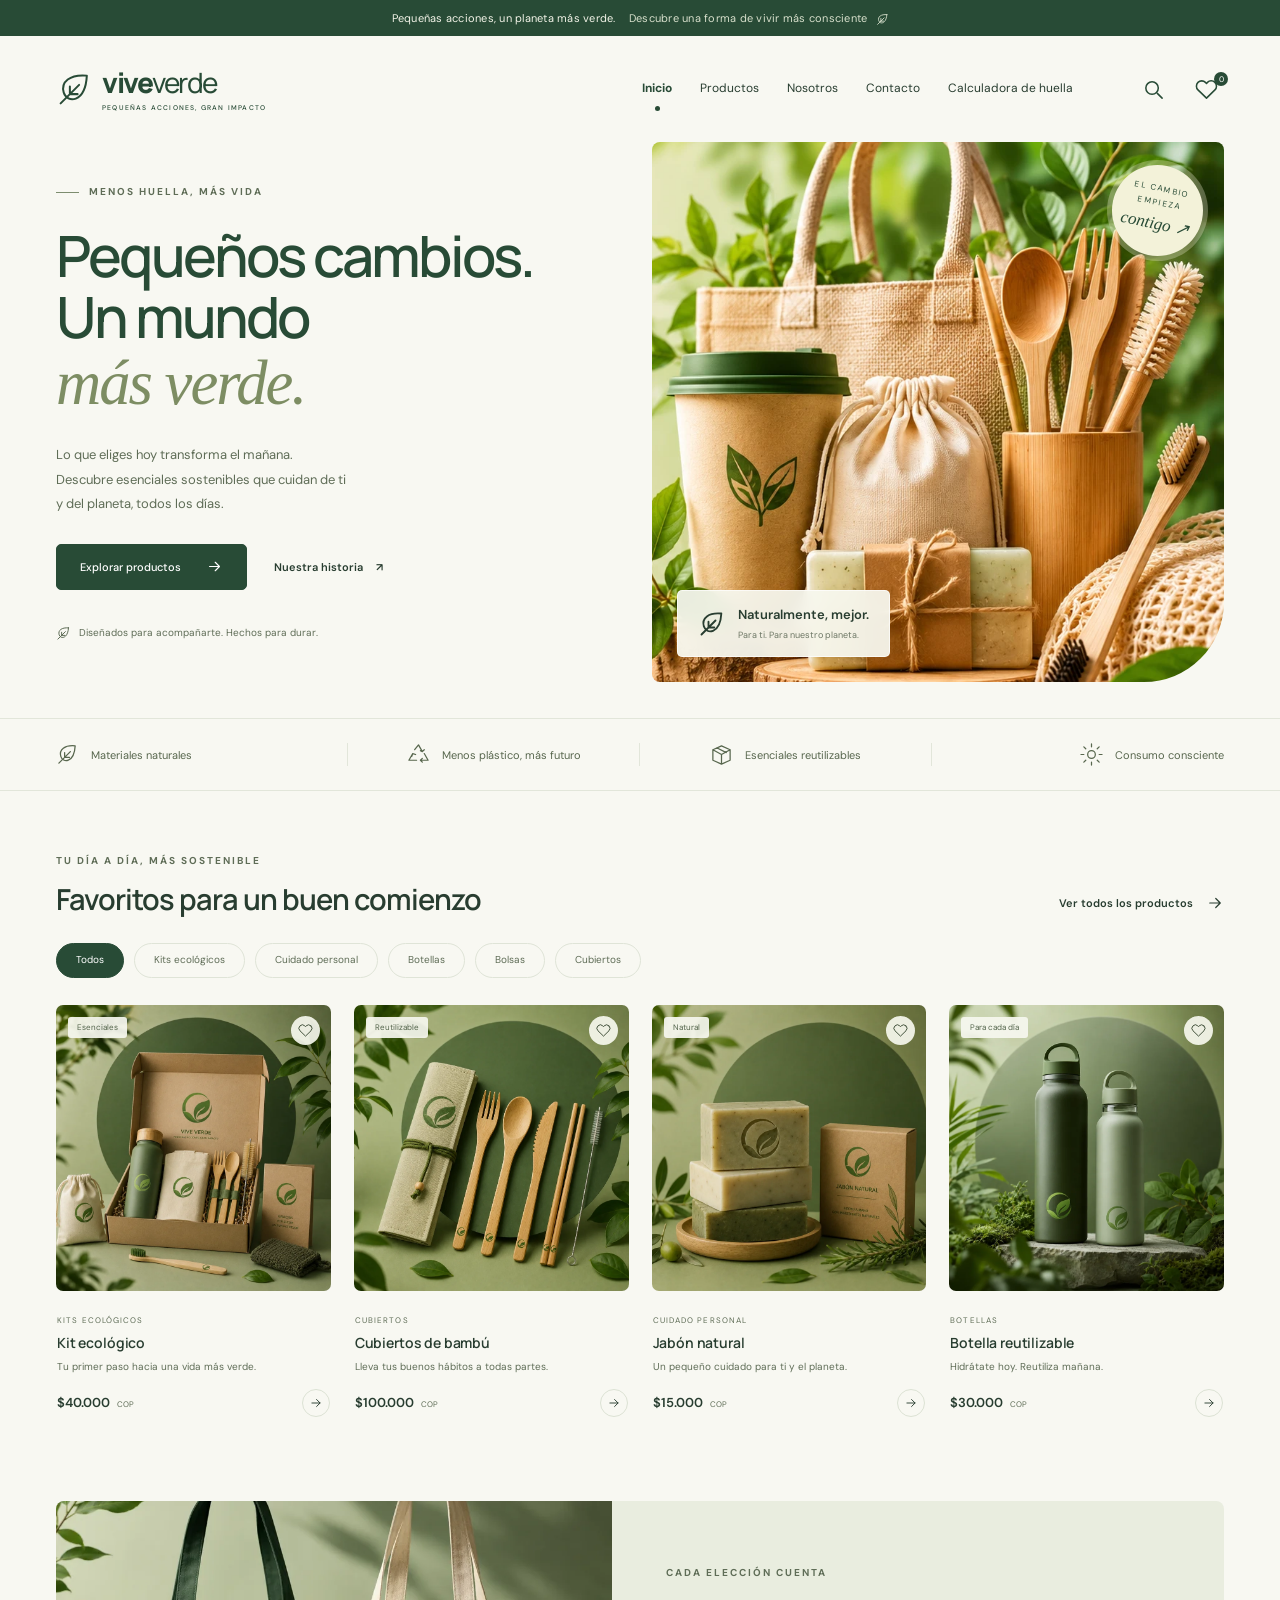
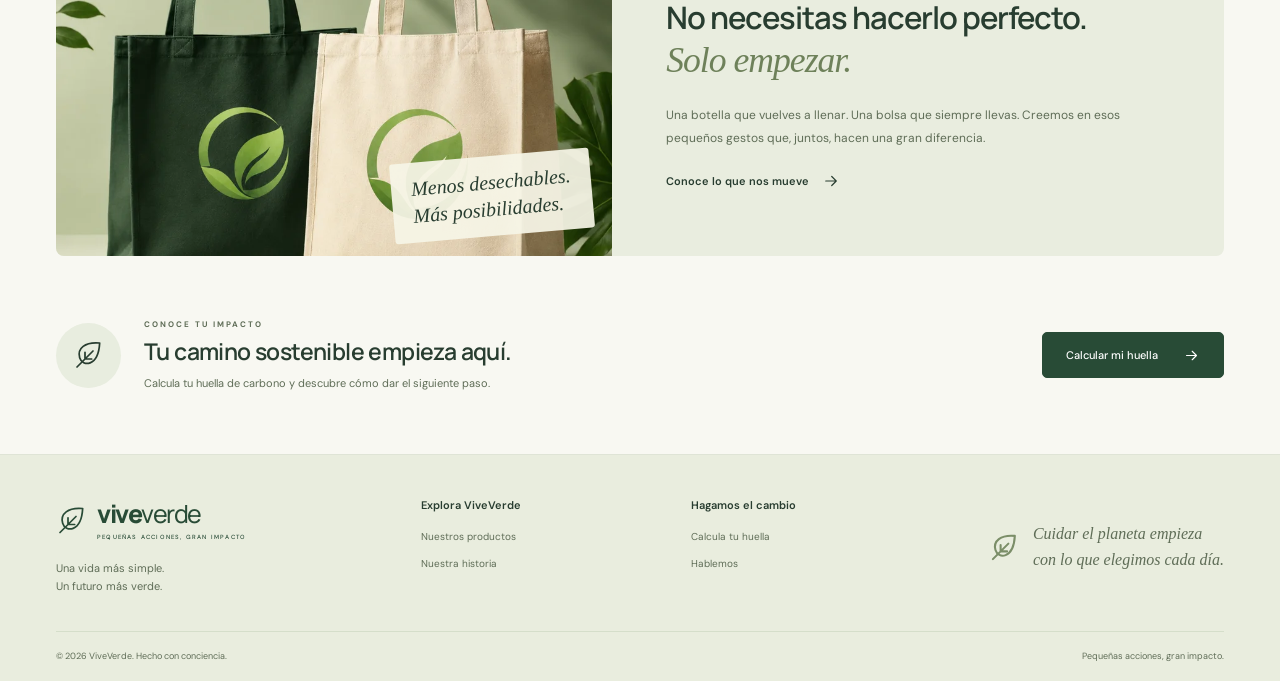
<file: proyecto/index.html>
<!doctype html>
<html lang="es">
  <head>
    <meta charset="UTF-8" />
    <meta name="viewport" content="width=device-width, initial-scale=1.0" />
    <meta
      name="description"
      content="ViveVerde: productos ecológicos y reutilizables para hacer de cada día una elección más consciente."
    />
    <meta name="theme-color" content="#284b36" />
    <title>ViveVerde | Pequeños cambios, un mundo más verde</title>
    <link rel="icon" href="assets/favicon.svg" type="image/svg+xml" />
    <link rel="stylesheet" href="css/main.css" />
    <script src="js/main.js" defer></script>
  </head>
  <body>
    <a class="skip-link" href="#contenido">Saltar al contenido</a>
    <div class="announcement" role="region" aria-label="Nuestro propósito">
      Pequeñas acciones, un planeta más verde.
      <span
        >Descubre una forma de vivir más consciente
        <svg
          viewBox="0 0 24 24"
          fill="none"
          stroke="currentColor"
          stroke-width="1.6"
          stroke-linecap="round"
          stroke-linejoin="round"
          aria-hidden="true"
        >
          <path d="M20 3C9 2 3 7 5 14c2 7 14 7 15-11Z" />
          <path d="M3 21 15 9M9 15v-5m0 5h5" /></svg
      ></span>
    </div>
    <header class="header shell">
      <a class="brand" href="index.html" aria-label="ViveVerde, inicio"
        ><svg
          viewBox="0 0 24 24"
          fill="none"
          stroke="currentColor"
          stroke-width="1.6"
          stroke-linecap="round"
          stroke-linejoin="round"
          aria-hidden="true"
        >
          <path d="M20 3C9 2 3 7 5 14c2 7 14 7 15-11Z" />
          <path d="M3 21 15 9M9 15v-5m0 5h5" /></svg
        ><span
          >vive<span class="brand-light">verde</span
          ><small>PEQUEÑAS ACCIONES, GRAN IMPACTO</small></span
        ></a
      >
      <nav class="nav" id="navigation" aria-label="Navegación principal">
        <a href="index.html" aria-current="page">Inicio</a
        ><a href="productos.html">Productos</a
        ><a href="sobre-nosotros.html">Nosotros</a
        ><a href="contacto.html">Contacto</a
        ><a href="calculadora.html">Calculadora de huella</a>
      </nav>
      <div class="header-actions">
        <button
          class="icon-button"
          id="search-open"
          aria-label="Buscar productos"
        >
          <svg
            viewBox="0 0 24 24"
            fill="none"
            stroke="currentColor"
            stroke-width="1.6"
            stroke-linecap="round"
            stroke-linejoin="round"
            aria-hidden="true"
          >
            <circle cx="10.5" cy="10.5" r="6.5" />
            <path d="m16 16 5 5" />
          </svg></button
        ><a
          class="icon-button saved-link"
          href="productos.html?favoritos=1"
          aria-label="Ver favoritos"
          ><svg
            viewBox="0 0 24 24"
            fill="none"
            stroke="currentColor"
            stroke-width="1.6"
            stroke-linecap="round"
            stroke-linejoin="round"
            aria-hidden="true"
          >
            <path
              d="M20.8 4.6a5.5 5.5 0 0 0-7.8 0L12 5.7l-1.1-1.1a5.5 5.5 0 0 0-7.8 7.8L12 21l8.8-8.6a5.5 5.5 0 0 0 0-7.8Z"
            /></svg
          ><span id="favorite-count">0</span></a
        ><button
          class="icon-button menu-button"
          aria-label="Abrir menú"
          aria-expanded="false"
          aria-controls="navigation"
        >
          <svg
            viewBox="0 0 24 24"
            fill="none"
            stroke="currentColor"
            stroke-width="1.6"
            stroke-linecap="round"
            stroke-linejoin="round"
            aria-hidden="true"
          >
            <path d="M4 6h16M4 12h16M4 18h16" />
          </svg>
        </button>
      </div>
    </header>
    <main id="contenido">
      <section class="hero shell">
        <div class="hero-copy">
          <span class="eyebrow"
            ><span class="tiny-line"></span> MENOS HUELLA, MÁS VIDA</span
          >
          <h1>Pequeños cambios.<br />Un mundo<br /><em>más verde.</em></h1>
          <p>
            Lo que eliges hoy transforma el mañana.<br />Descubre esenciales
            sostenibles que cuidan de ti<br class="desktop-break" />
            y del planeta, todos los días.
          </p>
          <div class="hero-buttons">
            <a href="productos.html" class="btn"
              >Explorar productos
              <svg
                viewBox="0 0 24 24"
                fill="none"
                stroke="currentColor"
                stroke-width="1.6"
                stroke-linecap="round"
                stroke-linejoin="round"
                aria-hidden="true"
              >
                <path d="M5 12h14m-6-6 6 6-6 6" /></svg></a
            ><a href="sobre-nosotros.html" class="text-link"
              >Nuestra historia <span>↗</span></a
            >
          </div>
          <div class="hero-footnote">
            <svg
              viewBox="0 0 24 24"
              fill="none"
              stroke="currentColor"
              stroke-width="1.6"
              stroke-linecap="round"
              stroke-linejoin="round"
              aria-hidden="true"
            >
              <path d="M20 3C9 2 3 7 5 14c2 7 14 7 15-11Z" />
              <path d="M3 21 15 9M9 15v-5m0 5h5" />
            </svg>
            Diseñados para acompañarte. Hechos para durar.
          </div>
        </div>
        <div class="hero-image">
          <img
            src="assets/hero.webp"
            alt="Bolsa de fibras naturales, cubiertos de bambú y jabones reutilizables rodeados de hojas"
            width="790"
            height="916"
            fetchpriority="high"
          />
          <div class="image-label">
            <svg
              viewBox="0 0 24 24"
              fill="none"
              stroke="currentColor"
              stroke-width="1.6"
              stroke-linecap="round"
              stroke-linejoin="round"
              aria-hidden="true"
            >
              <path d="M20 3C9 2 3 7 5 14c2 7 14 7 15-11Z" />
              <path d="M3 21 15 9M9 15v-5m0 5h5" />
            </svg>
            <div>
              Naturalmente, mejor.<small>Para ti. Para nuestro planeta.</small>
            </div>
          </div>
          <span class="hero-stamp"
            >EL CAMBIO<br />EMPIEZA<br /><b>contigo ↗</b></span
          >
        </div>
      </section>
      <section class="values-strip" aria-label="Nuestra filosofía">
        <div class="shell values-inner">
          <div>
            <svg
              viewBox="0 0 24 24"
              fill="none"
              stroke="currentColor"
              stroke-width="1.6"
              stroke-linecap="round"
              stroke-linejoin="round"
              aria-hidden="true"
            >
              <path d="M20 3C9 2 3 7 5 14c2 7 14 7 15-11Z" />
              <path d="M3 21 15 9M9 15v-5m0 5h5" /></svg
            ><span>Materiales naturales</span>
          </div>
          <div>
            <svg
              viewBox="0 0 24 24"
              fill="none"
              stroke="currentColor"
              stroke-width="1.6"
              stroke-linecap="round"
              stroke-linejoin="round"
              aria-hidden="true"
            >
              <path
                d="m8 7 4-5 4 7m-2-1 2 1 2-2M18 11l4 7h-8m2-2-2 2 2 2M10 18H2l4-7m-1 3 1-3 3 1"
              /></svg
            ><span>Menos plástico, más futuro</span>
          </div>
          <div>
            <svg
              viewBox="0 0 24 24"
              fill="none"
              stroke="currentColor"
              stroke-width="1.6"
              stroke-linecap="round"
              stroke-linejoin="round"
              aria-hidden="true"
            >
              <path
                d="m3 7 9-4 9 4v11l-9 4-9-4Zm0 0 9 5 9-5M12 12v10M7 5l10 5"
              /></svg
            ><span>Esenciales reutilizables</span>
          </div>
          <div>
            <svg
              viewBox="0 0 24 24"
              fill="none"
              stroke="currentColor"
              stroke-width="1.6"
              stroke-linecap="round"
              stroke-linejoin="round"
              aria-hidden="true"
            >
              <circle cx="12" cy="12" r="4" />
              <path
                d="M12 1v3m0 16v3M1 12h3m16 0h3M4 4l2 2m12 12 2 2M4 20l2-2M18 6l2-2"
              /></svg
            ><span>Consumo consciente</span>
          </div>
        </div>
      </section>
      <section class="featured shell">
        <div class="section-heading">
          <div>
            <span class="eyebrow">TU DÍA A DÍA, MÁS SOSTENIBLE</span>
            <h2>Favoritos para un buen comienzo</h2>
          </div>
          <a class="text-link" href="productos.html"
            >Ver todos los productos
            <svg
              viewBox="0 0 24 24"
              fill="none"
              stroke="currentColor"
              stroke-width="1.6"
              stroke-linecap="round"
              stroke-linejoin="round"
              aria-hidden="true"
            >
              <path d="M5 12h14m-6-6 6 6-6 6" /></svg
          ></a>
        </div>
        <div class="category-tabs" role="group" aria-label="Filtrar productos">
          <button class="category-tab" data-filter="all" aria-pressed="true">
            Todos</button
          ><button
            class="category-tab"
            data-filter="Kits ecológicos"
            aria-pressed="false"
          >
            Kits ecológicos</button
          ><button
            class="category-tab"
            data-filter="Cuidado personal"
            aria-pressed="false"
          >
            Cuidado personal</button
          ><button
            class="category-tab"
            data-filter="Botellas"
            aria-pressed="false"
          >
            Botellas</button
          ><button
            class="category-tab"
            data-filter="Bolsas"
            aria-pressed="false"
          >
            Bolsas</button
          ><button
            class="category-tab"
            data-filter="Cubiertos"
            aria-pressed="false"
          >
            Cubiertos
          </button>
        </div>
        <div class="product-grid home-grid">
          <article
            class="product-card"
            data-category="Kits ecológicos"
            data-search="kit ecológico kits ecológicos tu primer paso hacia una vida más verde."
            data-product-id="kit"
          >
            <div class="product-photo">
              <a href="kit.html" aria-label="Explorar Kit ecológico"
                ><img
                  src="assets/productos/kit.webp"
                  alt="Kit ecológico"
                  loading="lazy"
                  width="600"
                  height="600" /></a
              ><span class="product-badge">Esenciales</span
              ><button
                class="favorite-button"
                data-favorite="kit"
                aria-label="Guardar Kit ecológico en favoritos"
                aria-pressed="false"
              >
                <svg
                  viewBox="0 0 24 24"
                  fill="none"
                  stroke="currentColor"
                  stroke-width="1.6"
                  stroke-linecap="round"
                  stroke-linejoin="round"
                  aria-hidden="true"
                >
                  <path
                    d="M20.8 4.6a5.5 5.5 0 0 0-7.8 0L12 5.7l-1.1-1.1a5.5 5.5 0 0 0-7.8 7.8L12 21l8.8-8.6a5.5 5.5 0 0 0 0-7.8Z"
                  />
                </svg>
              </button>
            </div>
            <div class="product-info">
              <span class="product-category">Kits ecológicos</span>
              <h3><a href="kit.html">Kit ecológico</a></h3>
              <p>Tu primer paso hacia una vida más verde.</p>
              <div class="product-bottom">
                <span>$40.000 <small>COP</small></span
                ><a
                  href="kit.html"
                  class="product-arrow"
                  aria-label="Ver Kit ecológico"
                  ><svg
                    viewBox="0 0 24 24"
                    fill="none"
                    stroke="currentColor"
                    stroke-width="1.6"
                    stroke-linecap="round"
                    stroke-linejoin="round"
                    aria-hidden="true"
                  >
                    <path d="M5 12h14m-6-6 6 6-6 6" /></svg
                ></a>
              </div>
            </div>
          </article>
          <article
            class="product-card"
            data-category="Cubiertos"
            data-search="cubiertos de bambú cubiertos lleva tus buenos hábitos a todas partes."
            data-product-id="cubiertos"
          >
            <div class="product-photo">
              <a href="cubiertos.html" aria-label="Explorar Cubiertos de bambú"
                ><img
                  src="assets/productos/cubiertos.webp"
                  alt="Cubiertos de bambú"
                  loading="lazy"
                  width="600"
                  height="600" /></a
              ><span class="product-badge">Reutilizable</span
              ><button
                class="favorite-button"
                data-favorite="cubiertos"
                aria-label="Guardar Cubiertos de bambú en favoritos"
                aria-pressed="false"
              >
                <svg
                  viewBox="0 0 24 24"
                  fill="none"
                  stroke="currentColor"
                  stroke-width="1.6"
                  stroke-linecap="round"
                  stroke-linejoin="round"
                  aria-hidden="true"
                >
                  <path
                    d="M20.8 4.6a5.5 5.5 0 0 0-7.8 0L12 5.7l-1.1-1.1a5.5 5.5 0 0 0-7.8 7.8L12 21l8.8-8.6a5.5 5.5 0 0 0 0-7.8Z"
                  />
                </svg>
              </button>
            </div>
            <div class="product-info">
              <span class="product-category">Cubiertos</span>
              <h3><a href="cubiertos.html">Cubiertos de bambú</a></h3>
              <p>Lleva tus buenos hábitos a todas partes.</p>
              <div class="product-bottom">
                <span>$100.000 <small>COP</small></span
                ><a
                  href="cubiertos.html"
                  class="product-arrow"
                  aria-label="Ver Cubiertos de bambú"
                  ><svg
                    viewBox="0 0 24 24"
                    fill="none"
                    stroke="currentColor"
                    stroke-width="1.6"
                    stroke-linecap="round"
                    stroke-linejoin="round"
                    aria-hidden="true"
                  >
                    <path d="M5 12h14m-6-6 6 6-6 6" /></svg
                ></a>
              </div>
            </div>
          </article>
          <article
            class="product-card"
            data-category="Cuidado personal"
            data-search="jabón natural cuidado personal un pequeño cuidado para ti y el planeta."
            data-product-id="jabones"
          >
            <div class="product-photo">
              <a href="jabones.html" aria-label="Explorar Jabón natural"
                ><img
                  src="assets/productos/jabon.webp"
                  alt="Jabón natural"
                  loading="lazy"
                  width="600"
                  height="600" /></a
              ><span class="product-badge">Natural</span
              ><button
                class="favorite-button"
                data-favorite="jabones"
                aria-label="Guardar Jabón natural en favoritos"
                aria-pressed="false"
              >
                <svg
                  viewBox="0 0 24 24"
                  fill="none"
                  stroke="currentColor"
                  stroke-width="1.6"
                  stroke-linecap="round"
                  stroke-linejoin="round"
                  aria-hidden="true"
                >
                  <path
                    d="M20.8 4.6a5.5 5.5 0 0 0-7.8 0L12 5.7l-1.1-1.1a5.5 5.5 0 0 0-7.8 7.8L12 21l8.8-8.6a5.5 5.5 0 0 0 0-7.8Z"
                  />
                </svg>
              </button>
            </div>
            <div class="product-info">
              <span class="product-category">Cuidado personal</span>
              <h3><a href="jabones.html">Jabón natural</a></h3>
              <p>Un pequeño cuidado para ti y el planeta.</p>
              <div class="product-bottom">
                <span>$15.000 <small>COP</small></span
                ><a
                  href="jabones.html"
                  class="product-arrow"
                  aria-label="Ver Jabón natural"
                  ><svg
                    viewBox="0 0 24 24"
                    fill="none"
                    stroke="currentColor"
                    stroke-width="1.6"
                    stroke-linecap="round"
                    stroke-linejoin="round"
                    aria-hidden="true"
                  >
                    <path d="M5 12h14m-6-6 6 6-6 6" /></svg
                ></a>
              </div>
            </div>
          </article>
          <article
            class="product-card"
            data-category="Botellas"
            data-search="botella reutilizable botellas hidrátate hoy. reutiliza mañana."
            data-product-id="botellas"
          >
            <div class="product-photo">
              <a href="botellas.html" aria-label="Explorar Botella reutilizable"
                ><img
                  src="assets/productos/botella ecologica.webp"
                  alt="Botella reutilizable"
                  loading="lazy"
                  width="600"
                  height="600" /></a
              ><span class="product-badge">Para cada día</span
              ><button
                class="favorite-button"
                data-favorite="botellas"
                aria-label="Guardar Botella reutilizable en favoritos"
                aria-pressed="false"
              >
                <svg
                  viewBox="0 0 24 24"
                  fill="none"
                  stroke="currentColor"
                  stroke-width="1.6"
                  stroke-linecap="round"
                  stroke-linejoin="round"
                  aria-hidden="true"
                >
                  <path
                    d="M20.8 4.6a5.5 5.5 0 0 0-7.8 0L12 5.7l-1.1-1.1a5.5 5.5 0 0 0-7.8 7.8L12 21l8.8-8.6a5.5 5.5 0 0 0 0-7.8Z"
                  />
                </svg>
              </button>
            </div>
            <div class="product-info">
              <span class="product-category">Botellas</span>
              <h3><a href="botellas.html">Botella reutilizable</a></h3>
              <p>Hidrátate hoy. Reutiliza mañana.</p>
              <div class="product-bottom">
                <span>$30.000 <small>COP</small></span
                ><a
                  href="botellas.html"
                  class="product-arrow"
                  aria-label="Ver Botella reutilizable"
                  ><svg
                    viewBox="0 0 24 24"
                    fill="none"
                    stroke="currentColor"
                    stroke-width="1.6"
                    stroke-linecap="round"
                    stroke-linejoin="round"
                    aria-hidden="true"
                  >
                    <path d="M5 12h14m-6-6 6 6-6 6" /></svg
                ></a>
              </div>
            </div>
          </article>
          <article
            class="product-card"
            data-category="Cuidado personal"
            data-search="cepillo de bambú cuidado personal una rutina más natural desde la mañana."
            data-product-id="cepillos"
          >
            <div class="product-photo">
              <a href="cepillos.html" aria-label="Explorar Cepillo de bambú"
                ><img
                  src="assets/productos/cepillos bambu.webp"
                  alt="Cepillo de bambú"
                  loading="lazy"
                  width="600"
                  height="600" /></a
              ><span class="product-badge">Bambú</span
              ><button
                class="favorite-button"
                data-favorite="cepillos"
                aria-label="Guardar Cepillo de bambú en favoritos"
                aria-pressed="false"
              >
                <svg
                  viewBox="0 0 24 24"
                  fill="none"
                  stroke="currentColor"
                  stroke-width="1.6"
                  stroke-linecap="round"
                  stroke-linejoin="round"
                  aria-hidden="true"
                >
                  <path
                    d="M20.8 4.6a5.5 5.5 0 0 0-7.8 0L12 5.7l-1.1-1.1a5.5 5.5 0 0 0-7.8 7.8L12 21l8.8-8.6a5.5 5.5 0 0 0 0-7.8Z"
                  />
                </svg>
              </button>
            </div>
            <div class="product-info">
              <span class="product-category">Cuidado personal</span>
              <h3><a href="cepillos.html">Cepillo de bambú</a></h3>
              <p>Una rutina más natural desde la mañana.</p>
              <div class="product-bottom">
                <span>$12.000 <small>COP</small></span
                ><a
                  href="cepillos.html"
                  class="product-arrow"
                  aria-label="Ver Cepillo de bambú"
                  ><svg
                    viewBox="0 0 24 24"
                    fill="none"
                    stroke="currentColor"
                    stroke-width="1.6"
                    stroke-linecap="round"
                    stroke-linejoin="round"
                    aria-hidden="true"
                  >
                    <path d="M5 12h14m-6-6 6 6-6 6" /></svg
                ></a>
              </div>
            </div>
          </article>
          <article
            class="product-card"
            data-category="Bolsas"
            data-search="bolsa reutilizable bolsas tu compañera para compras conscientes."
            data-product-id="bolsas"
          >
            <div class="product-photo">
              <a href="bolsas.html" aria-label="Explorar Bolsa reutilizable"
                ><img
                  src="assets/productos/bolsas ecologica.webp"
                  alt="Bolsa reutilizable"
                  loading="lazy"
                  width="600"
                  height="600" /></a
              ><span class="product-badge">Reutilizable</span
              ><button
                class="favorite-button"
                data-favorite="bolsas"
                aria-label="Guardar Bolsa reutilizable en favoritos"
                aria-pressed="false"
              >
                <svg
                  viewBox="0 0 24 24"
                  fill="none"
                  stroke="currentColor"
                  stroke-width="1.6"
                  stroke-linecap="round"
                  stroke-linejoin="round"
                  aria-hidden="true"
                >
                  <path
                    d="M20.8 4.6a5.5 5.5 0 0 0-7.8 0L12 5.7l-1.1-1.1a5.5 5.5 0 0 0-7.8 7.8L12 21l8.8-8.6a5.5 5.5 0 0 0 0-7.8Z"
                  />
                </svg>
              </button>
            </div>
            <div class="product-info">
              <span class="product-category">Bolsas</span>
              <h3><a href="bolsas.html">Bolsa reutilizable</a></h3>
              <p>Tu compañera para compras conscientes.</p>
              <div class="product-bottom">
                <span>$40.000 <small>COP</small></span
                ><a
                  href="bolsas.html"
                  class="product-arrow"
                  aria-label="Ver Bolsa reutilizable"
                  ><svg
                    viewBox="0 0 24 24"
                    fill="none"
                    stroke="currentColor"
                    stroke-width="1.6"
                    stroke-linecap="round"
                    stroke-linejoin="round"
                    aria-hidden="true"
                  >
                    <path d="M5 12h14m-6-6 6 6-6 6" /></svg
                ></a>
              </div>
            </div>
          </article>
        </div>
        <p class="empty-state" hidden>No hay productos en esta categoría.</p>
      </section>
      <section class="impact-section shell">
        <div class="impact-art">
          <img
            src="assets/productos/bolsas ecologica.webp"
            alt="Bolsas reutilizables de ViveVerde"
            loading="lazy"
            width="600"
            height="600"
          /><span class="small-note"
            >Menos desechables.<br />Más posibilidades.</span
          >
        </div>
        <div class="impact-copy">
          <span class="eyebrow">CADA ELECCIÓN CUENTA</span>
          <h2>No necesitas hacerlo perfecto.<br /><em>Solo empezar.</em></h2>
          <p>
            Una botella que vuelves a llenar. Una bolsa que siempre llevas.
            Creemos en esos pequeños gestos que, juntos, hacen una gran
            diferencia.
          </p>
          <a href="sobre-nosotros.html" class="text-link"
            >Conoce lo que nos mueve
            <svg
              viewBox="0 0 24 24"
              fill="none"
              stroke="currentColor"
              stroke-width="1.6"
              stroke-linecap="round"
              stroke-linejoin="round"
              aria-hidden="true"
            >
              <path d="M5 12h14m-6-6 6 6-6 6" /></svg
          ></a>
        </div>
      </section>
      <section class="footprint shell">
        <div class="footprint-icon">
          <svg
            viewBox="0 0 24 24"
            fill="none"
            stroke="currentColor"
            stroke-width="1.6"
            stroke-linecap="round"
            stroke-linejoin="round"
            aria-hidden="true"
          >
            <path d="M20 3C9 2 3 7 5 14c2 7 14 7 15-11Z" />
            <path d="M3 21 15 9M9 15v-5m0 5h5" />
          </svg>
        </div>
        <div>
          <span class="eyebrow">CONOCE TU IMPACTO</span>
          <h2>Tu camino sostenible empieza aquí.</h2>
          <p>
            Calcula tu huella de carbono y descubre cómo dar el siguiente paso.
          </p>
        </div>
        <a href="calculadora.html" class="btn"
          >Calcular mi huella
          <svg
            viewBox="0 0 24 24"
            fill="none"
            stroke="currentColor"
            stroke-width="1.6"
            stroke-linecap="round"
            stroke-linejoin="round"
            aria-hidden="true"
          >
            <path d="M5 12h14m-6-6 6 6-6 6" /></svg
        ></a>
      </section>
    </main>
    <footer class="footer">
      <div class="shell footer-top">
        <div>
          <a class="brand" href="index.html" aria-label="ViveVerde, inicio"
            ><svg
              viewBox="0 0 24 24"
              fill="none"
              stroke="currentColor"
              stroke-width="1.6"
              stroke-linecap="round"
              stroke-linejoin="round"
              aria-hidden="true"
            >
              <path d="M20 3C9 2 3 7 5 14c2 7 14 7 15-11Z" />
              <path d="M3 21 15 9M9 15v-5m0 5h5" /></svg
            ><span
              >vive<span class="brand-light">verde</span
              ><small>PEQUEÑAS ACCIONES, GRAN IMPACTO</small></span
            ></a
          >
          <p>Una vida más simple.<br />Un futuro más verde.</p>
        </div>
        <div>
          <h3>Explora ViveVerde</h3>
          <a href="productos.html">Nuestros productos</a
          ><a href="sobre-nosotros.html">Nuestra historia</a>
        </div>
        <div>
          <h3>Hagamos el cambio</h3>
          <a href="calculadora.html">Calcula tu huella</a
          ><a href="contacto.html">Hablemos</a>
        </div>
        <div class="footer-note">
          <svg
            viewBox="0 0 24 24"
            fill="none"
            stroke="currentColor"
            stroke-width="1.6"
            stroke-linecap="round"
            stroke-linejoin="round"
            aria-hidden="true"
          >
            <path d="M20 3C9 2 3 7 5 14c2 7 14 7 15-11Z" />
            <path d="M3 21 15 9M9 15v-5m0 5h5" />
          </svg>
          <p>Cuidar el planeta empieza<br />con lo que elegimos cada día.</p>
        </div>
      </div>
      <div class="shell footer-bottom">
        <span>© 2026 ViveVerde. Hecho con conciencia.</span
        ><span>Pequeñas acciones, gran impacto.</span>
      </div>
    </footer>
    <dialog id="search-dialog" aria-labelledby="search-title">
      <div class="dialog-heading">
        <h2 id="search-title">Encuentra tu próximo cambio</h2>
        <button
          class="icon-button"
          id="search-close"
          aria-label="Cerrar búsqueda"
        >
          <svg
            viewBox="0 0 24 24"
            fill="none"
            stroke="currentColor"
            stroke-width="1.6"
            stroke-linecap="round"
            stroke-linejoin="round"
            aria-hidden="true"
          >
            <path d="m6 6 12 12M6 18 18 6" />
          </svg>
        </button>
      </div>
      <form action="productos.html" class="search-form">
        <label for="search-input">¿Qué estás buscando?</label>
        <div>
          <input
            type="search"
            id="search-input"
            name="q"
            placeholder="Prueba con bambú, jabón, botella…"
            required
          /><button class="btn" type="submit">
            Buscar
            <svg
              viewBox="0 0 24 24"
              fill="none"
              stroke="currentColor"
              stroke-width="1.6"
              stroke-linecap="round"
              stroke-linejoin="round"
              aria-hidden="true"
            >
              <circle cx="10.5" cy="10.5" r="6.5" />
              <path d="m16 16 5 5" />
            </svg>
          </button>
        </div>
      </form>
    </dialog>
    <div class="toast" role="status" aria-live="polite"></div>
  </body>
</html>
</file>
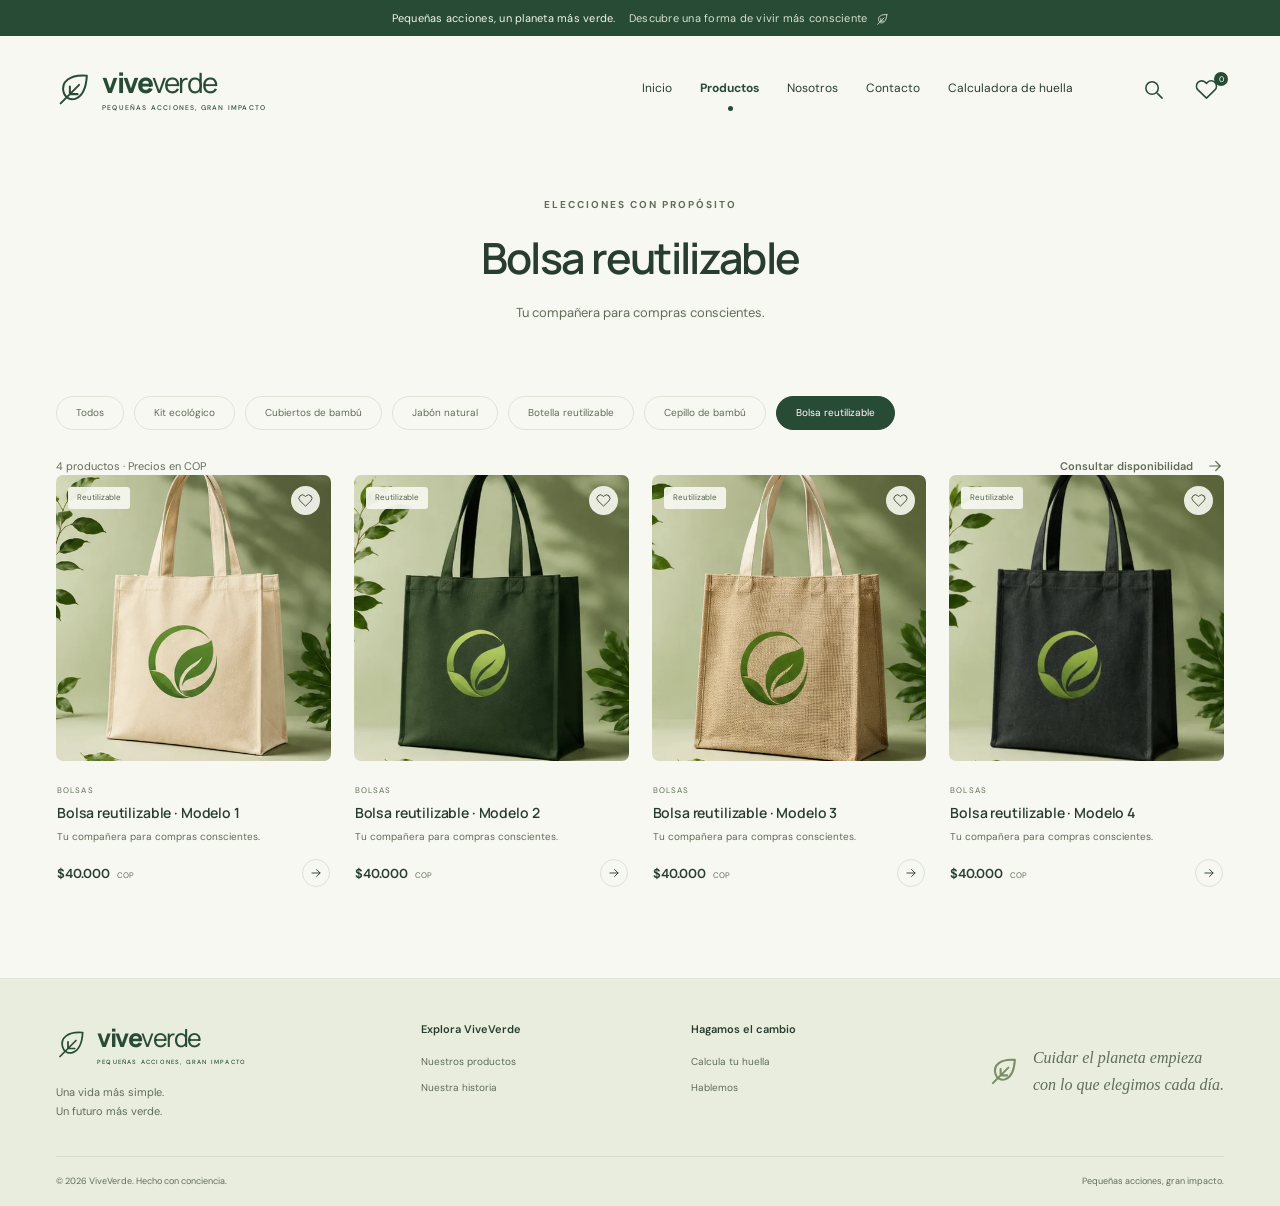
<file: proyecto/bolsas.html>
<!doctype html>
<html lang="es">
  <head>
    <meta charset="UTF-8" />
    <meta name="viewport" content="width=device-width, initial-scale=1.0" />
    <meta
      name="description"
      content="ViveVerde: productos ecológicos y reutilizables para hacer de cada día una elección más consciente."
    />
    <meta name="theme-color" content="#284b36" />
    <title>ViveVerde | Bolsa reutilizable</title>
    <link rel="icon" href="assets/favicon.svg" type="image/svg+xml" />
    <link rel="stylesheet" href="css/main.css" />
    <script src="js/main.js" defer></script>
  </head>
  <body>
    <a class="skip-link" href="#contenido">Saltar al contenido</a>
    <div class="announcement" role="region" aria-label="Nuestro propósito">
      Pequeñas acciones, un planeta más verde.
      <span
        >Descubre una forma de vivir más consciente
        <svg
          viewBox="0 0 24 24"
          fill="none"
          stroke="currentColor"
          stroke-width="1.6"
          stroke-linecap="round"
          stroke-linejoin="round"
          aria-hidden="true"
        >
          <path d="M20 3C9 2 3 7 5 14c2 7 14 7 15-11Z" />
          <path d="M3 21 15 9M9 15v-5m0 5h5" /></svg
      ></span>
    </div>
    <header class="header shell">
      <a class="brand" href="index.html" aria-label="ViveVerde, inicio"
        ><svg
          viewBox="0 0 24 24"
          fill="none"
          stroke="currentColor"
          stroke-width="1.6"
          stroke-linecap="round"
          stroke-linejoin="round"
          aria-hidden="true"
        >
          <path d="M20 3C9 2 3 7 5 14c2 7 14 7 15-11Z" />
          <path d="M3 21 15 9M9 15v-5m0 5h5" /></svg
        ><span
          >vive<span class="brand-light">verde</span
          ><small>PEQUEÑAS ACCIONES, GRAN IMPACTO</small></span
        ></a
      >
      <nav class="nav" id="navigation" aria-label="Navegación principal">
        <a href="index.html">Inicio</a
        ><a href="productos.html" aria-current="page">Productos</a
        ><a href="sobre-nosotros.html">Nosotros</a
        ><a href="contacto.html">Contacto</a
        ><a href="calculadora.html">Calculadora de huella</a>
      </nav>
      <div class="header-actions">
        <button
          class="icon-button"
          id="search-open"
          aria-label="Buscar productos"
        >
          <svg
            viewBox="0 0 24 24"
            fill="none"
            stroke="currentColor"
            stroke-width="1.6"
            stroke-linecap="round"
            stroke-linejoin="round"
            aria-hidden="true"
          >
            <circle cx="10.5" cy="10.5" r="6.5" />
            <path d="m16 16 5 5" />
          </svg></button
        ><a
          class="icon-button saved-link"
          href="productos.html?favoritos=1"
          aria-label="Ver favoritos"
          ><svg
            viewBox="0 0 24 24"
            fill="none"
            stroke="currentColor"
            stroke-width="1.6"
            stroke-linecap="round"
            stroke-linejoin="round"
            aria-hidden="true"
          >
            <path
              d="M20.8 4.6a5.5 5.5 0 0 0-7.8 0L12 5.7l-1.1-1.1a5.5 5.5 0 0 0-7.8 7.8L12 21l8.8-8.6a5.5 5.5 0 0 0 0-7.8Z"
            /></svg
          ><span id="favorite-count">0</span></a
        ><button
          class="icon-button menu-button"
          aria-label="Abrir menú"
          aria-expanded="false"
          aria-controls="navigation"
        >
          <svg
            viewBox="0 0 24 24"
            fill="none"
            stroke="currentColor"
            stroke-width="1.6"
            stroke-linecap="round"
            stroke-linejoin="round"
            aria-hidden="true"
          >
            <path d="M4 6h16M4 12h16M4 18h16" />
          </svg>
        </button>
      </div>
    </header>
    <main id="contenido">
      <div class="page-intro shell">
        <span class="eyebrow">ELECCIONES CON PROPÓSITO</span>
        <h1>Bolsa reutilizable</h1>
        <p>Tu compañera para compras conscientes.</p>
      </div>
      <section class="shell catalog-section">
        <nav class="category-tabs" aria-label="Categorías">
          <a href="productos.html" class="category-tab">Todos</a
          ><a class="category-tab" href="kit.html">Kit ecológico</a
          ><a class="category-tab" href="cubiertos.html">Cubiertos de bambú</a
          ><a class="category-tab" href="jabones.html">Jabón natural</a
          ><a class="category-tab" href="botellas.html">Botella reutilizable</a
          ><a class="category-tab" href="cepillos.html">Cepillo de bambú</a
          ><a class="category-tab" href="bolsas.html" aria-current="page"
            >Bolsa reutilizable</a
          >
        </nav>
        <div class="catalog-toolbar">
          <p>4 productos · Precios en COP</p>
          <a class="text-link" href="contacto.html"
            >Consultar disponibilidad
            <svg
              viewBox="0 0 24 24"
              fill="none"
              stroke="currentColor"
              stroke-width="1.6"
              stroke-linecap="round"
              stroke-linejoin="round"
              aria-hidden="true"
            >
              <path d="M5 12h14m-6-6 6 6-6 6" /></svg
          ></a>
        </div>
        <div class="product-grid">
          <article
            class="product-card"
            data-category="Bolsas"
            data-search="bolsa reutilizable · modelo 1 bolsas tu compañera para compras conscientes."
            data-product-id="bolsas-0"
          >
            <div class="product-photo">
              <a
                href="bolsas.html"
                aria-label="Explorar Bolsa reutilizable · Modelo 1"
                ><img
                  src="assets/productos/bolsas-ecologicas/image (1).webp"
                  alt="Bolsa reutilizable · Modelo 1"
                  loading="lazy"
                  width="600"
                  height="600" /></a
              ><span class="product-badge">Reutilizable</span
              ><button
                class="favorite-button"
                data-favorite="bolsas-0"
                aria-label="Guardar Bolsa reutilizable · Modelo 1 en favoritos"
                aria-pressed="false"
              >
                <svg
                  viewBox="0 0 24 24"
                  fill="none"
                  stroke="currentColor"
                  stroke-width="1.6"
                  stroke-linecap="round"
                  stroke-linejoin="round"
                  aria-hidden="true"
                >
                  <path
                    d="M20.8 4.6a5.5 5.5 0 0 0-7.8 0L12 5.7l-1.1-1.1a5.5 5.5 0 0 0-7.8 7.8L12 21l8.8-8.6a5.5 5.5 0 0 0 0-7.8Z"
                  />
                </svg>
              </button>
            </div>
            <div class="product-info">
              <span class="product-category">Bolsas</span>
              <h3><a href="bolsas.html">Bolsa reutilizable · Modelo 1</a></h3>
              <p>Tu compañera para compras conscientes.</p>
              <div class="product-bottom">
                <span>$40.000 <small>COP</small></span
                ><a
                  href="bolsas.html"
                  class="product-arrow"
                  aria-label="Ver Bolsa reutilizable · Modelo 1"
                  ><svg
                    viewBox="0 0 24 24"
                    fill="none"
                    stroke="currentColor"
                    stroke-width="1.6"
                    stroke-linecap="round"
                    stroke-linejoin="round"
                    aria-hidden="true"
                  >
                    <path d="M5 12h14m-6-6 6 6-6 6" /></svg
                ></a>
              </div>
            </div>
          </article>
          <article
            class="product-card"
            data-category="Bolsas"
            data-search="bolsa reutilizable · modelo 2 bolsas tu compañera para compras conscientes."
            data-product-id="bolsas-1"
          >
            <div class="product-photo">
              <a
                href="bolsas.html"
                aria-label="Explorar Bolsa reutilizable · Modelo 2"
                ><img
                  src="assets/productos/bolsas-ecologicas/image (2).webp"
                  alt="Bolsa reutilizable · Modelo 2"
                  loading="lazy"
                  width="600"
                  height="600" /></a
              ><span class="product-badge">Reutilizable</span
              ><button
                class="favorite-button"
                data-favorite="bolsas-1"
                aria-label="Guardar Bolsa reutilizable · Modelo 2 en favoritos"
                aria-pressed="false"
              >
                <svg
                  viewBox="0 0 24 24"
                  fill="none"
                  stroke="currentColor"
                  stroke-width="1.6"
                  stroke-linecap="round"
                  stroke-linejoin="round"
                  aria-hidden="true"
                >
                  <path
                    d="M20.8 4.6a5.5 5.5 0 0 0-7.8 0L12 5.7l-1.1-1.1a5.5 5.5 0 0 0-7.8 7.8L12 21l8.8-8.6a5.5 5.5 0 0 0 0-7.8Z"
                  />
                </svg>
              </button>
            </div>
            <div class="product-info">
              <span class="product-category">Bolsas</span>
              <h3><a href="bolsas.html">Bolsa reutilizable · Modelo 2</a></h3>
              <p>Tu compañera para compras conscientes.</p>
              <div class="product-bottom">
                <span>$40.000 <small>COP</small></span
                ><a
                  href="bolsas.html"
                  class="product-arrow"
                  aria-label="Ver Bolsa reutilizable · Modelo 2"
                  ><svg
                    viewBox="0 0 24 24"
                    fill="none"
                    stroke="currentColor"
                    stroke-width="1.6"
                    stroke-linecap="round"
                    stroke-linejoin="round"
                    aria-hidden="true"
                  >
                    <path d="M5 12h14m-6-6 6 6-6 6" /></svg
                ></a>
              </div>
            </div>
          </article>
          <article
            class="product-card"
            data-category="Bolsas"
            data-search="bolsa reutilizable · modelo 3 bolsas tu compañera para compras conscientes."
            data-product-id="bolsas-2"
          >
            <div class="product-photo">
              <a
                href="bolsas.html"
                aria-label="Explorar Bolsa reutilizable · Modelo 3"
                ><img
                  src="assets/productos/bolsas-ecologicas/image (3).webp"
                  alt="Bolsa reutilizable · Modelo 3"
                  loading="lazy"
                  width="600"
                  height="600" /></a
              ><span class="product-badge">Reutilizable</span
              ><button
                class="favorite-button"
                data-favorite="bolsas-2"
                aria-label="Guardar Bolsa reutilizable · Modelo 3 en favoritos"
                aria-pressed="false"
              >
                <svg
                  viewBox="0 0 24 24"
                  fill="none"
                  stroke="currentColor"
                  stroke-width="1.6"
                  stroke-linecap="round"
                  stroke-linejoin="round"
                  aria-hidden="true"
                >
                  <path
                    d="M20.8 4.6a5.5 5.5 0 0 0-7.8 0L12 5.7l-1.1-1.1a5.5 5.5 0 0 0-7.8 7.8L12 21l8.8-8.6a5.5 5.5 0 0 0 0-7.8Z"
                  />
                </svg>
              </button>
            </div>
            <div class="product-info">
              <span class="product-category">Bolsas</span>
              <h3><a href="bolsas.html">Bolsa reutilizable · Modelo 3</a></h3>
              <p>Tu compañera para compras conscientes.</p>
              <div class="product-bottom">
                <span>$40.000 <small>COP</small></span
                ><a
                  href="bolsas.html"
                  class="product-arrow"
                  aria-label="Ver Bolsa reutilizable · Modelo 3"
                  ><svg
                    viewBox="0 0 24 24"
                    fill="none"
                    stroke="currentColor"
                    stroke-width="1.6"
                    stroke-linecap="round"
                    stroke-linejoin="round"
                    aria-hidden="true"
                  >
                    <path d="M5 12h14m-6-6 6 6-6 6" /></svg
                ></a>
              </div>
            </div>
          </article>
          <article
            class="product-card"
            data-category="Bolsas"
            data-search="bolsa reutilizable · modelo 4 bolsas tu compañera para compras conscientes."
            data-product-id="bolsas-3"
          >
            <div class="product-photo">
              <a
                href="bolsas.html"
                aria-label="Explorar Bolsa reutilizable · Modelo 4"
                ><img
                  src="assets/productos/bolsas-ecologicas/image (5).webp"
                  alt="Bolsa reutilizable · Modelo 4"
                  loading="lazy"
                  width="600"
                  height="600" /></a
              ><span class="product-badge">Reutilizable</span
              ><button
                class="favorite-button"
                data-favorite="bolsas-3"
                aria-label="Guardar Bolsa reutilizable · Modelo 4 en favoritos"
                aria-pressed="false"
              >
                <svg
                  viewBox="0 0 24 24"
                  fill="none"
                  stroke="currentColor"
                  stroke-width="1.6"
                  stroke-linecap="round"
                  stroke-linejoin="round"
                  aria-hidden="true"
                >
                  <path
                    d="M20.8 4.6a5.5 5.5 0 0 0-7.8 0L12 5.7l-1.1-1.1a5.5 5.5 0 0 0-7.8 7.8L12 21l8.8-8.6a5.5 5.5 0 0 0 0-7.8Z"
                  />
                </svg>
              </button>
            </div>
            <div class="product-info">
              <span class="product-category">Bolsas</span>
              <h3><a href="bolsas.html">Bolsa reutilizable · Modelo 4</a></h3>
              <p>Tu compañera para compras conscientes.</p>
              <div class="product-bottom">
                <span>$40.000 <small>COP</small></span
                ><a
                  href="bolsas.html"
                  class="product-arrow"
                  aria-label="Ver Bolsa reutilizable · Modelo 4"
                  ><svg
                    viewBox="0 0 24 24"
                    fill="none"
                    stroke="currentColor"
                    stroke-width="1.6"
                    stroke-linecap="round"
                    stroke-linejoin="round"
                    aria-hidden="true"
                  >
                    <path d="M5 12h14m-6-6 6 6-6 6" /></svg
                ></a>
              </div>
            </div>
          </article>
        </div>
      </section>
    </main>
    <footer class="footer">
      <div class="shell footer-top">
        <div>
          <a class="brand" href="index.html" aria-label="ViveVerde, inicio"
            ><svg
              viewBox="0 0 24 24"
              fill="none"
              stroke="currentColor"
              stroke-width="1.6"
              stroke-linecap="round"
              stroke-linejoin="round"
              aria-hidden="true"
            >
              <path d="M20 3C9 2 3 7 5 14c2 7 14 7 15-11Z" />
              <path d="M3 21 15 9M9 15v-5m0 5h5" /></svg
            ><span
              >vive<span class="brand-light">verde</span
              ><small>PEQUEÑAS ACCIONES, GRAN IMPACTO</small></span
            ></a
          >
          <p>Una vida más simple.<br />Un futuro más verde.</p>
        </div>
        <div>
          <h3>Explora ViveVerde</h3>
          <a href="productos.html">Nuestros productos</a
          ><a href="sobre-nosotros.html">Nuestra historia</a>
        </div>
        <div>
          <h3>Hagamos el cambio</h3>
          <a href="calculadora.html">Calcula tu huella</a
          ><a href="contacto.html">Hablemos</a>
        </div>
        <div class="footer-note">
          <svg
            viewBox="0 0 24 24"
            fill="none"
            stroke="currentColor"
            stroke-width="1.6"
            stroke-linecap="round"
            stroke-linejoin="round"
            aria-hidden="true"
          >
            <path d="M20 3C9 2 3 7 5 14c2 7 14 7 15-11Z" />
            <path d="M3 21 15 9M9 15v-5m0 5h5" />
          </svg>
          <p>Cuidar el planeta empieza<br />con lo que elegimos cada día.</p>
        </div>
      </div>
      <div class="shell footer-bottom">
        <span>© 2026 ViveVerde. Hecho con conciencia.</span
        ><span>Pequeñas acciones, gran impacto.</span>
      </div>
    </footer>
    <dialog id="search-dialog" aria-labelledby="search-title">
      <div class="dialog-heading">
        <h2 id="search-title">Encuentra tu próximo cambio</h2>
        <button
          class="icon-button"
          id="search-close"
          aria-label="Cerrar búsqueda"
        >
          <svg
            viewBox="0 0 24 24"
            fill="none"
            stroke="currentColor"
            stroke-width="1.6"
            stroke-linecap="round"
            stroke-linejoin="round"
            aria-hidden="true"
          >
            <path d="m6 6 12 12M6 18 18 6" />
          </svg>
        </button>
      </div>
      <form action="productos.html" class="search-form">
        <label for="search-input">¿Qué estás buscando?</label>
        <div>
          <input
            type="search"
            id="search-input"
            name="q"
            placeholder="Prueba con bambú, jabón, botella…"
            required
          /><button class="btn" type="submit">
            Buscar
            <svg
              viewBox="0 0 24 24"
              fill="none"
              stroke="currentColor"
              stroke-width="1.6"
              stroke-linecap="round"
              stroke-linejoin="round"
              aria-hidden="true"
            >
              <circle cx="10.5" cy="10.5" r="6.5" />
              <path d="m16 16 5 5" />
            </svg>
          </button>
        </div>
      </form>
    </dialog>
    <div class="toast" role="status" aria-live="polite"></div>
  </body>
</html>
</file>
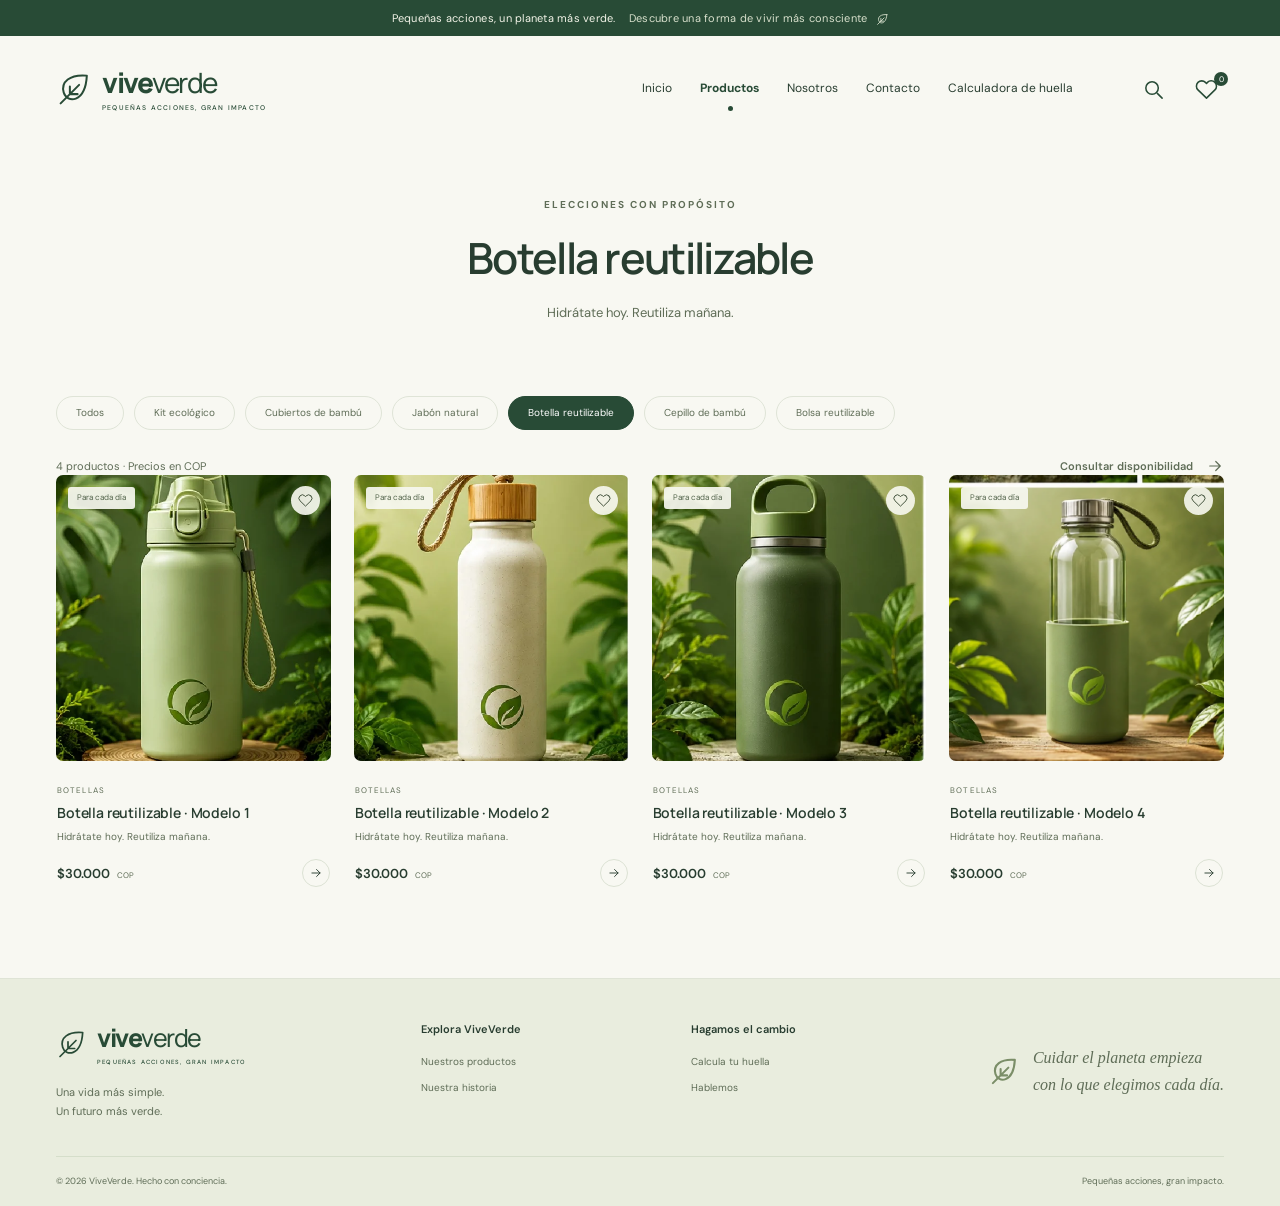
<file: proyecto/botellas.html>
<!doctype html>
<html lang="es">
  <head>
    <meta charset="UTF-8" />
    <meta name="viewport" content="width=device-width, initial-scale=1.0" />
    <meta
      name="description"
      content="ViveVerde: productos ecológicos y reutilizables para hacer de cada día una elección más consciente."
    />
    <meta name="theme-color" content="#284b36" />
    <title>ViveVerde | Botella reutilizable</title>
    <link rel="icon" href="assets/favicon.svg" type="image/svg+xml" />
    <link rel="stylesheet" href="css/main.css" />
    <script src="js/main.js" defer></script>
  </head>
  <body>
    <a class="skip-link" href="#contenido">Saltar al contenido</a>
    <div class="announcement" role="region" aria-label="Nuestro propósito">
      Pequeñas acciones, un planeta más verde.
      <span
        >Descubre una forma de vivir más consciente
        <svg
          viewBox="0 0 24 24"
          fill="none"
          stroke="currentColor"
          stroke-width="1.6"
          stroke-linecap="round"
          stroke-linejoin="round"
          aria-hidden="true"
        >
          <path d="M20 3C9 2 3 7 5 14c2 7 14 7 15-11Z" />
          <path d="M3 21 15 9M9 15v-5m0 5h5" /></svg
      ></span>
    </div>
    <header class="header shell">
      <a class="brand" href="index.html" aria-label="ViveVerde, inicio"
        ><svg
          viewBox="0 0 24 24"
          fill="none"
          stroke="currentColor"
          stroke-width="1.6"
          stroke-linecap="round"
          stroke-linejoin="round"
          aria-hidden="true"
        >
          <path d="M20 3C9 2 3 7 5 14c2 7 14 7 15-11Z" />
          <path d="M3 21 15 9M9 15v-5m0 5h5" /></svg
        ><span
          >vive<span class="brand-light">verde</span
          ><small>PEQUEÑAS ACCIONES, GRAN IMPACTO</small></span
        ></a
      >
      <nav class="nav" id="navigation" aria-label="Navegación principal">
        <a href="index.html">Inicio</a
        ><a href="productos.html" aria-current="page">Productos</a
        ><a href="sobre-nosotros.html">Nosotros</a
        ><a href="contacto.html">Contacto</a
        ><a href="calculadora.html">Calculadora de huella</a>
      </nav>
      <div class="header-actions">
        <button
          class="icon-button"
          id="search-open"
          aria-label="Buscar productos"
        >
          <svg
            viewBox="0 0 24 24"
            fill="none"
            stroke="currentColor"
            stroke-width="1.6"
            stroke-linecap="round"
            stroke-linejoin="round"
            aria-hidden="true"
          >
            <circle cx="10.5" cy="10.5" r="6.5" />
            <path d="m16 16 5 5" />
          </svg></button
        ><a
          class="icon-button saved-link"
          href="productos.html?favoritos=1"
          aria-label="Ver favoritos"
          ><svg
            viewBox="0 0 24 24"
            fill="none"
            stroke="currentColor"
            stroke-width="1.6"
            stroke-linecap="round"
            stroke-linejoin="round"
            aria-hidden="true"
          >
            <path
              d="M20.8 4.6a5.5 5.5 0 0 0-7.8 0L12 5.7l-1.1-1.1a5.5 5.5 0 0 0-7.8 7.8L12 21l8.8-8.6a5.5 5.5 0 0 0 0-7.8Z"
            /></svg
          ><span id="favorite-count">0</span></a
        ><button
          class="icon-button menu-button"
          aria-label="Abrir menú"
          aria-expanded="false"
          aria-controls="navigation"
        >
          <svg
            viewBox="0 0 24 24"
            fill="none"
            stroke="currentColor"
            stroke-width="1.6"
            stroke-linecap="round"
            stroke-linejoin="round"
            aria-hidden="true"
          >
            <path d="M4 6h16M4 12h16M4 18h16" />
          </svg>
        </button>
      </div>
    </header>
    <main id="contenido">
      <div class="page-intro shell">
        <span class="eyebrow">ELECCIONES CON PROPÓSITO</span>
        <h1>Botella reutilizable</h1>
        <p>Hidrátate hoy. Reutiliza mañana.</p>
      </div>
      <section class="shell catalog-section">
        <nav class="category-tabs" aria-label="Categorías">
          <a href="productos.html" class="category-tab">Todos</a
          ><a class="category-tab" href="kit.html">Kit ecológico</a
          ><a class="category-tab" href="cubiertos.html">Cubiertos de bambú</a
          ><a class="category-tab" href="jabones.html">Jabón natural</a
          ><a class="category-tab" href="botellas.html" aria-current="page"
            >Botella reutilizable</a
          ><a class="category-tab" href="cepillos.html">Cepillo de bambú</a
          ><a class="category-tab" href="bolsas.html">Bolsa reutilizable</a>
        </nav>
        <div class="catalog-toolbar">
          <p>4 productos · Precios en COP</p>
          <a class="text-link" href="contacto.html"
            >Consultar disponibilidad
            <svg
              viewBox="0 0 24 24"
              fill="none"
              stroke="currentColor"
              stroke-width="1.6"
              stroke-linecap="round"
              stroke-linejoin="round"
              aria-hidden="true"
            >
              <path d="M5 12h14m-6-6 6 6-6 6" /></svg
          ></a>
        </div>
        <div class="product-grid">
          <article
            class="product-card"
            data-category="Botellas"
            data-search="botella reutilizable · modelo 1 botellas hidrátate hoy. reutiliza mañana."
            data-product-id="botellas-0"
          >
            <div class="product-photo">
              <a
                href="botellas.html"
                aria-label="Explorar Botella reutilizable · Modelo 1"
                ><img
                  src="assets/productos/botellas/botella 2.webp"
                  alt="Botella reutilizable · Modelo 1"
                  loading="lazy"
                  width="600"
                  height="600" /></a
              ><span class="product-badge">Para cada día</span
              ><button
                class="favorite-button"
                data-favorite="botellas-0"
                aria-label="Guardar Botella reutilizable · Modelo 1 en favoritos"
                aria-pressed="false"
              >
                <svg
                  viewBox="0 0 24 24"
                  fill="none"
                  stroke="currentColor"
                  stroke-width="1.6"
                  stroke-linecap="round"
                  stroke-linejoin="round"
                  aria-hidden="true"
                >
                  <path
                    d="M20.8 4.6a5.5 5.5 0 0 0-7.8 0L12 5.7l-1.1-1.1a5.5 5.5 0 0 0-7.8 7.8L12 21l8.8-8.6a5.5 5.5 0 0 0 0-7.8Z"
                  />
                </svg>
              </button>
            </div>
            <div class="product-info">
              <span class="product-category">Botellas</span>
              <h3>
                <a href="botellas.html">Botella reutilizable · Modelo 1</a>
              </h3>
              <p>Hidrátate hoy. Reutiliza mañana.</p>
              <div class="product-bottom">
                <span>$30.000 <small>COP</small></span
                ><a
                  href="botellas.html"
                  class="product-arrow"
                  aria-label="Ver Botella reutilizable · Modelo 1"
                  ><svg
                    viewBox="0 0 24 24"
                    fill="none"
                    stroke="currentColor"
                    stroke-width="1.6"
                    stroke-linecap="round"
                    stroke-linejoin="round"
                    aria-hidden="true"
                  >
                    <path d="M5 12h14m-6-6 6 6-6 6" /></svg
                ></a>
              </div>
            </div>
          </article>
          <article
            class="product-card"
            data-category="Botellas"
            data-search="botella reutilizable · modelo 2 botellas hidrátate hoy. reutiliza mañana."
            data-product-id="botellas-1"
          >
            <div class="product-photo">
              <a
                href="botellas.html"
                aria-label="Explorar Botella reutilizable · Modelo 2"
                ><img
                  src="assets/productos/botellas/botella3.webp"
                  alt="Botella reutilizable · Modelo 2"
                  loading="lazy"
                  width="600"
                  height="600" /></a
              ><span class="product-badge">Para cada día</span
              ><button
                class="favorite-button"
                data-favorite="botellas-1"
                aria-label="Guardar Botella reutilizable · Modelo 2 en favoritos"
                aria-pressed="false"
              >
                <svg
                  viewBox="0 0 24 24"
                  fill="none"
                  stroke="currentColor"
                  stroke-width="1.6"
                  stroke-linecap="round"
                  stroke-linejoin="round"
                  aria-hidden="true"
                >
                  <path
                    d="M20.8 4.6a5.5 5.5 0 0 0-7.8 0L12 5.7l-1.1-1.1a5.5 5.5 0 0 0-7.8 7.8L12 21l8.8-8.6a5.5 5.5 0 0 0 0-7.8Z"
                  />
                </svg>
              </button>
            </div>
            <div class="product-info">
              <span class="product-category">Botellas</span>
              <h3>
                <a href="botellas.html">Botella reutilizable · Modelo 2</a>
              </h3>
              <p>Hidrátate hoy. Reutiliza mañana.</p>
              <div class="product-bottom">
                <span>$30.000 <small>COP</small></span
                ><a
                  href="botellas.html"
                  class="product-arrow"
                  aria-label="Ver Botella reutilizable · Modelo 2"
                  ><svg
                    viewBox="0 0 24 24"
                    fill="none"
                    stroke="currentColor"
                    stroke-width="1.6"
                    stroke-linecap="round"
                    stroke-linejoin="round"
                    aria-hidden="true"
                  >
                    <path d="M5 12h14m-6-6 6 6-6 6" /></svg
                ></a>
              </div>
            </div>
          </article>
          <article
            class="product-card"
            data-category="Botellas"
            data-search="botella reutilizable · modelo 3 botellas hidrátate hoy. reutiliza mañana."
            data-product-id="botellas-2"
          >
            <div class="product-photo">
              <a
                href="botellas.html"
                aria-label="Explorar Botella reutilizable · Modelo 3"
                ><img
                  src="assets/productos/botellas/botella4.webp"
                  alt="Botella reutilizable · Modelo 3"
                  loading="lazy"
                  width="600"
                  height="600" /></a
              ><span class="product-badge">Para cada día</span
              ><button
                class="favorite-button"
                data-favorite="botellas-2"
                aria-label="Guardar Botella reutilizable · Modelo 3 en favoritos"
                aria-pressed="false"
              >
                <svg
                  viewBox="0 0 24 24"
                  fill="none"
                  stroke="currentColor"
                  stroke-width="1.6"
                  stroke-linecap="round"
                  stroke-linejoin="round"
                  aria-hidden="true"
                >
                  <path
                    d="M20.8 4.6a5.5 5.5 0 0 0-7.8 0L12 5.7l-1.1-1.1a5.5 5.5 0 0 0-7.8 7.8L12 21l8.8-8.6a5.5 5.5 0 0 0 0-7.8Z"
                  />
                </svg>
              </button>
            </div>
            <div class="product-info">
              <span class="product-category">Botellas</span>
              <h3>
                <a href="botellas.html">Botella reutilizable · Modelo 3</a>
              </h3>
              <p>Hidrátate hoy. Reutiliza mañana.</p>
              <div class="product-bottom">
                <span>$30.000 <small>COP</small></span
                ><a
                  href="botellas.html"
                  class="product-arrow"
                  aria-label="Ver Botella reutilizable · Modelo 3"
                  ><svg
                    viewBox="0 0 24 24"
                    fill="none"
                    stroke="currentColor"
                    stroke-width="1.6"
                    stroke-linecap="round"
                    stroke-linejoin="round"
                    aria-hidden="true"
                  >
                    <path d="M5 12h14m-6-6 6 6-6 6" /></svg
                ></a>
              </div>
            </div>
          </article>
          <article
            class="product-card"
            data-category="Botellas"
            data-search="botella reutilizable · modelo 4 botellas hidrátate hoy. reutiliza mañana."
            data-product-id="botellas-3"
          >
            <div class="product-photo">
              <a
                href="botellas.html"
                aria-label="Explorar Botella reutilizable · Modelo 4"
                ><img
                  src="assets/productos/botellas/botella5.webp"
                  alt="Botella reutilizable · Modelo 4"
                  loading="lazy"
                  width="600"
                  height="600" /></a
              ><span class="product-badge">Para cada día</span
              ><button
                class="favorite-button"
                data-favorite="botellas-3"
                aria-label="Guardar Botella reutilizable · Modelo 4 en favoritos"
                aria-pressed="false"
              >
                <svg
                  viewBox="0 0 24 24"
                  fill="none"
                  stroke="currentColor"
                  stroke-width="1.6"
                  stroke-linecap="round"
                  stroke-linejoin="round"
                  aria-hidden="true"
                >
                  <path
                    d="M20.8 4.6a5.5 5.5 0 0 0-7.8 0L12 5.7l-1.1-1.1a5.5 5.5 0 0 0-7.8 7.8L12 21l8.8-8.6a5.5 5.5 0 0 0 0-7.8Z"
                  />
                </svg>
              </button>
            </div>
            <div class="product-info">
              <span class="product-category">Botellas</span>
              <h3>
                <a href="botellas.html">Botella reutilizable · Modelo 4</a>
              </h3>
              <p>Hidrátate hoy. Reutiliza mañana.</p>
              <div class="product-bottom">
                <span>$30.000 <small>COP</small></span
                ><a
                  href="botellas.html"
                  class="product-arrow"
                  aria-label="Ver Botella reutilizable · Modelo 4"
                  ><svg
                    viewBox="0 0 24 24"
                    fill="none"
                    stroke="currentColor"
                    stroke-width="1.6"
                    stroke-linecap="round"
                    stroke-linejoin="round"
                    aria-hidden="true"
                  >
                    <path d="M5 12h14m-6-6 6 6-6 6" /></svg
                ></a>
              </div>
            </div>
          </article>
        </div>
      </section>
    </main>
    <footer class="footer">
      <div class="shell footer-top">
        <div>
          <a class="brand" href="index.html" aria-label="ViveVerde, inicio"
            ><svg
              viewBox="0 0 24 24"
              fill="none"
              stroke="currentColor"
              stroke-width="1.6"
              stroke-linecap="round"
              stroke-linejoin="round"
              aria-hidden="true"
            >
              <path d="M20 3C9 2 3 7 5 14c2 7 14 7 15-11Z" />
              <path d="M3 21 15 9M9 15v-5m0 5h5" /></svg
            ><span
              >vive<span class="brand-light">verde</span
              ><small>PEQUEÑAS ACCIONES, GRAN IMPACTO</small></span
            ></a
          >
          <p>Una vida más simple.<br />Un futuro más verde.</p>
        </div>
        <div>
          <h3>Explora ViveVerde</h3>
          <a href="productos.html">Nuestros productos</a
          ><a href="sobre-nosotros.html">Nuestra historia</a>
        </div>
        <div>
          <h3>Hagamos el cambio</h3>
          <a href="calculadora.html">Calcula tu huella</a
          ><a href="contacto.html">Hablemos</a>
        </div>
        <div class="footer-note">
          <svg
            viewBox="0 0 24 24"
            fill="none"
            stroke="currentColor"
            stroke-width="1.6"
            stroke-linecap="round"
            stroke-linejoin="round"
            aria-hidden="true"
          >
            <path d="M20 3C9 2 3 7 5 14c2 7 14 7 15-11Z" />
            <path d="M3 21 15 9M9 15v-5m0 5h5" />
          </svg>
          <p>Cuidar el planeta empieza<br />con lo que elegimos cada día.</p>
        </div>
      </div>
      <div class="shell footer-bottom">
        <span>© 2026 ViveVerde. Hecho con conciencia.</span
        ><span>Pequeñas acciones, gran impacto.</span>
      </div>
    </footer>
    <dialog id="search-dialog" aria-labelledby="search-title">
      <div class="dialog-heading">
        <h2 id="search-title">Encuentra tu próximo cambio</h2>
        <button
          class="icon-button"
          id="search-close"
          aria-label="Cerrar búsqueda"
        >
          <svg
            viewBox="0 0 24 24"
            fill="none"
            stroke="currentColor"
            stroke-width="1.6"
            stroke-linecap="round"
            stroke-linejoin="round"
            aria-hidden="true"
          >
            <path d="m6 6 12 12M6 18 18 6" />
          </svg>
        </button>
      </div>
      <form action="productos.html" class="search-form">
        <label for="search-input">¿Qué estás buscando?</label>
        <div>
          <input
            type="search"
            id="search-input"
            name="q"
            placeholder="Prueba con bambú, jabón, botella…"
            required
          /><button class="btn" type="submit">
            Buscar
            <svg
              viewBox="0 0 24 24"
              fill="none"
              stroke="currentColor"
              stroke-width="1.6"
              stroke-linecap="round"
              stroke-linejoin="round"
              aria-hidden="true"
            >
              <circle cx="10.5" cy="10.5" r="6.5" />
              <path d="m16 16 5 5" />
            </svg>
          </button>
        </div>
      </form>
    </dialog>
    <div class="toast" role="status" aria-live="polite"></div>
  </body>
</html>
</file>
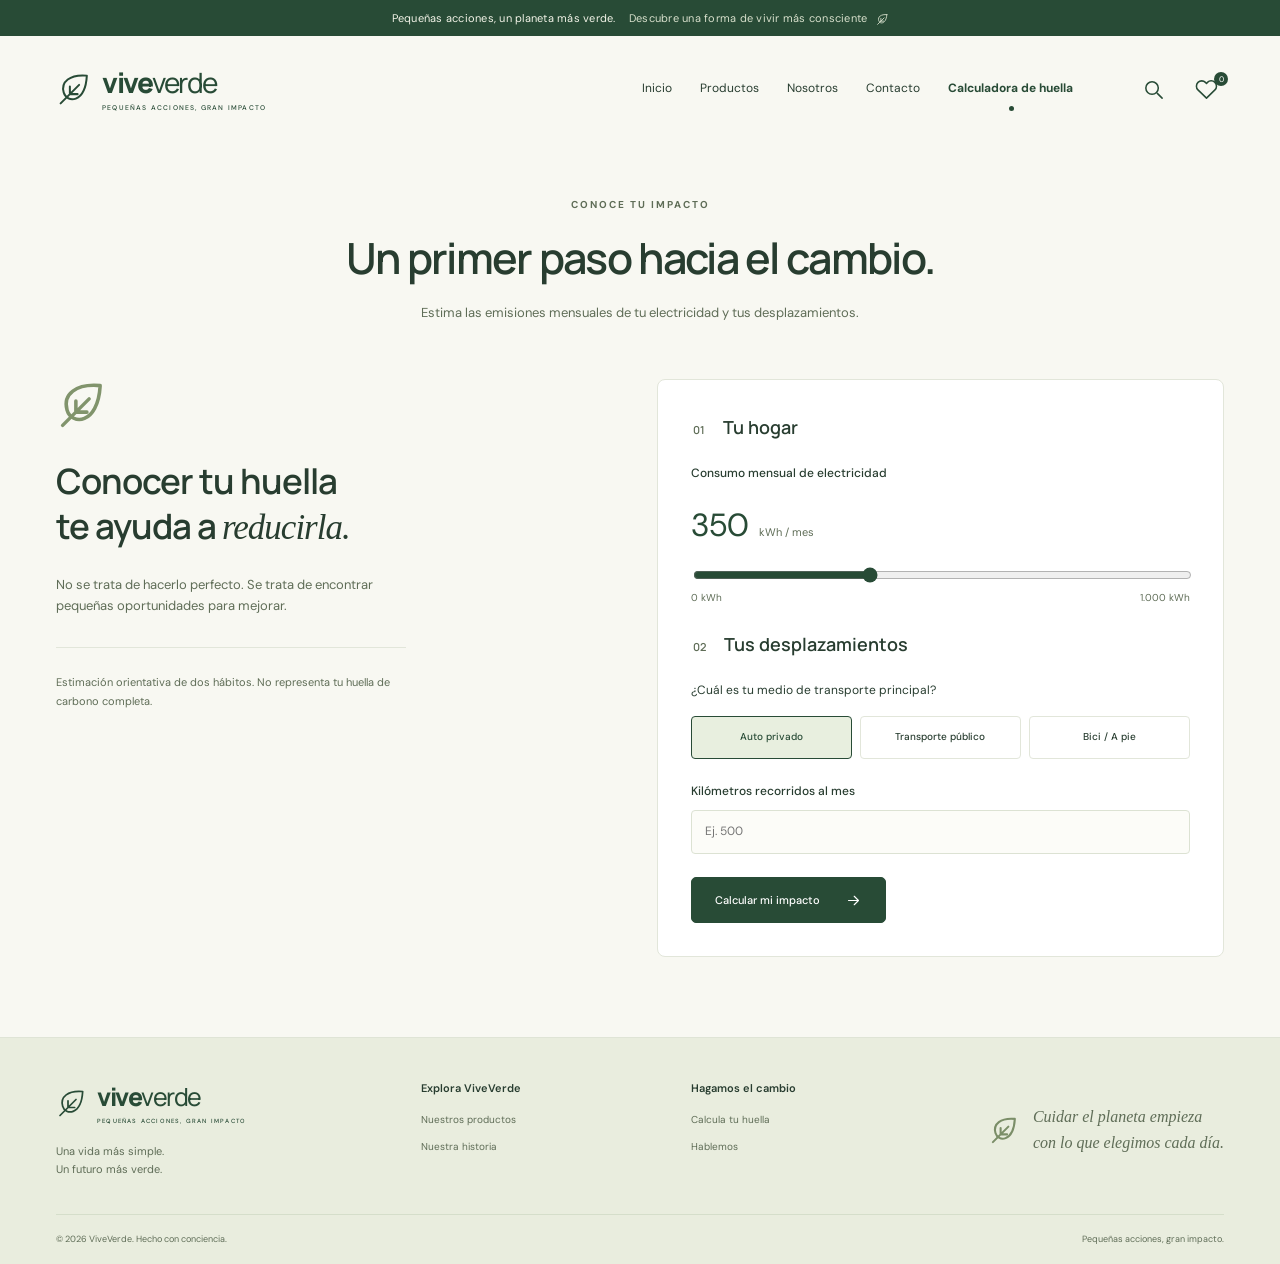
<file: proyecto/calculadora.html>
<!doctype html>
<html lang="es">
  <head>
    <meta charset="UTF-8" />
    <meta name="viewport" content="width=device-width, initial-scale=1.0" />
    <meta
      name="description"
      content="ViveVerde: productos ecológicos y reutilizables para hacer de cada día una elección más consciente."
    />
    <meta name="theme-color" content="#284b36" />
    <title>ViveVerde | Calcula tu huella</title>
    <link rel="icon" href="assets/favicon.svg" type="image/svg+xml" />
    <link rel="stylesheet" href="css/main.css" />
    <script src="js/main.js" defer></script>
  </head>
  <body>
    <a class="skip-link" href="#contenido">Saltar al contenido</a>
    <div class="announcement" role="region" aria-label="Nuestro propósito">
      Pequeñas acciones, un planeta más verde.
      <span
        >Descubre una forma de vivir más consciente
        <svg
          viewBox="0 0 24 24"
          fill="none"
          stroke="currentColor"
          stroke-width="1.6"
          stroke-linecap="round"
          stroke-linejoin="round"
          aria-hidden="true"
        >
          <path d="M20 3C9 2 3 7 5 14c2 7 14 7 15-11Z" />
          <path d="M3 21 15 9M9 15v-5m0 5h5" /></svg
      ></span>
    </div>
    <header class="header shell">
      <a class="brand" href="index.html" aria-label="ViveVerde, inicio"
        ><svg
          viewBox="0 0 24 24"
          fill="none"
          stroke="currentColor"
          stroke-width="1.6"
          stroke-linecap="round"
          stroke-linejoin="round"
          aria-hidden="true"
        >
          <path d="M20 3C9 2 3 7 5 14c2 7 14 7 15-11Z" />
          <path d="M3 21 15 9M9 15v-5m0 5h5" /></svg
        ><span
          >vive<span class="brand-light">verde</span
          ><small>PEQUEÑAS ACCIONES, GRAN IMPACTO</small></span
        ></a
      >
      <nav class="nav" id="navigation" aria-label="Navegación principal">
        <a href="index.html">Inicio</a><a href="productos.html">Productos</a
        ><a href="sobre-nosotros.html">Nosotros</a
        ><a href="contacto.html">Contacto</a
        ><a href="calculadora.html" aria-current="page"
          >Calculadora de huella</a
        >
      </nav>
      <div class="header-actions">
        <button
          class="icon-button"
          id="search-open"
          aria-label="Buscar productos"
        >
          <svg
            viewBox="0 0 24 24"
            fill="none"
            stroke="currentColor"
            stroke-width="1.6"
            stroke-linecap="round"
            stroke-linejoin="round"
            aria-hidden="true"
          >
            <circle cx="10.5" cy="10.5" r="6.5" />
            <path d="m16 16 5 5" />
          </svg></button
        ><a
          class="icon-button saved-link"
          href="productos.html?favoritos=1"
          aria-label="Ver favoritos"
          ><svg
            viewBox="0 0 24 24"
            fill="none"
            stroke="currentColor"
            stroke-width="1.6"
            stroke-linecap="round"
            stroke-linejoin="round"
            aria-hidden="true"
          >
            <path
              d="M20.8 4.6a5.5 5.5 0 0 0-7.8 0L12 5.7l-1.1-1.1a5.5 5.5 0 0 0-7.8 7.8L12 21l8.8-8.6a5.5 5.5 0 0 0 0-7.8Z"
            /></svg
          ><span id="favorite-count">0</span></a
        ><button
          class="icon-button menu-button"
          aria-label="Abrir menú"
          aria-expanded="false"
          aria-controls="navigation"
        >
          <svg
            viewBox="0 0 24 24"
            fill="none"
            stroke="currentColor"
            stroke-width="1.6"
            stroke-linecap="round"
            stroke-linejoin="round"
            aria-hidden="true"
          >
            <path d="M4 6h16M4 12h16M4 18h16" />
          </svg>
        </button>
      </div>
    </header>
    <main id="contenido">
      <div class="page-intro shell">
        <span class="eyebrow">CONOCE TU IMPACTO</span>
        <h1>Un primer paso hacia el cambio.</h1>
        <p>
          Estima las emisiones mensuales de tu electricidad y tus
          desplazamientos.
        </p>
      </div>
      <section class="calculator-layout shell">
        <div class="calculator-aside">
          <svg
            viewBox="0 0 24 24"
            fill="none"
            stroke="currentColor"
            stroke-width="1.6"
            stroke-linecap="round"
            stroke-linejoin="round"
            aria-hidden="true"
          >
            <path d="M20 3C9 2 3 7 5 14c2 7 14 7 15-11Z" />
            <path d="M3 21 15 9M9 15v-5m0 5h5" />
          </svg>
          <h2>Conocer tu huella<br />te ayuda a <em>reducirla.</em></h2>
          <p>
            No se trata de hacerlo perfecto. Se trata de encontrar pequeñas
            oportunidades para mejorar.
          </p>
          <p class="form-note">
            Estimación orientativa de dos hábitos. No representa tu huella de
            carbono completa.
          </p>
        </div>
        <form action="resultado.html" class="form-panel" id="calculator-form">
          <fieldset>
            <legend><span>01</span> Tu hogar</legend>
            <label for="energia">Consumo mensual de electricidad</label>
            <div class="range-value">
              <output for="energia" id="energy-value">350</output
              ><span>kWh / mes</span>
            </div>
            <input
              type="range"
              id="energia"
              name="energia"
              min="0"
              max="1000"
              value="350"
              step="10"
            />
            <div class="range-labels">
              <span>0 kWh</span><span>1.000 kWh</span>
            </div>
          </fieldset>
          <fieldset>
            <legend><span>02</span> Tus desplazamientos</legend>
            <p>¿Cuál es tu medio de transporte principal?</p>
            <div class="transport-options">
              <label
                ><input
                  type="radio"
                  name="transporte"
                  value="auto"
                  checked
                /><span>Auto privado</span></label
              ><label
                ><input type="radio" name="transporte" value="publico" /><span
                  >Transporte público</span
                ></label
              ><label
                ><input type="radio" name="transporte" value="bici" /><span
                  >Bici / A pie</span
                ></label
              >
            </div>
            <label for="km"
              >Kilómetros recorridos al mes<input
                type="number"
                name="km"
                id="km"
                min="0"
                max="100000"
                step="1"
                placeholder="Ej. 500"
                required
            /></label>
          </fieldset>
          <button class="btn" type="submit">
            Calcular mi impacto
            <svg
              viewBox="0 0 24 24"
              fill="none"
              stroke="currentColor"
              stroke-width="1.6"
              stroke-linecap="round"
              stroke-linejoin="round"
              aria-hidden="true"
            >
              <path d="M5 12h14m-6-6 6 6-6 6" />
            </svg>
          </button>
        </form>
      </section>
    </main>
    <footer class="footer">
      <div class="shell footer-top">
        <div>
          <a class="brand" href="index.html" aria-label="ViveVerde, inicio"
            ><svg
              viewBox="0 0 24 24"
              fill="none"
              stroke="currentColor"
              stroke-width="1.6"
              stroke-linecap="round"
              stroke-linejoin="round"
              aria-hidden="true"
            >
              <path d="M20 3C9 2 3 7 5 14c2 7 14 7 15-11Z" />
              <path d="M3 21 15 9M9 15v-5m0 5h5" /></svg
            ><span
              >vive<span class="brand-light">verde</span
              ><small>PEQUEÑAS ACCIONES, GRAN IMPACTO</small></span
            ></a
          >
          <p>Una vida más simple.<br />Un futuro más verde.</p>
        </div>
        <div>
          <h3>Explora ViveVerde</h3>
          <a href="productos.html">Nuestros productos</a
          ><a href="sobre-nosotros.html">Nuestra historia</a>
        </div>
        <div>
          <h3>Hagamos el cambio</h3>
          <a href="calculadora.html">Calcula tu huella</a
          ><a href="contacto.html">Hablemos</a>
        </div>
        <div class="footer-note">
          <svg
            viewBox="0 0 24 24"
            fill="none"
            stroke="currentColor"
            stroke-width="1.6"
            stroke-linecap="round"
            stroke-linejoin="round"
            aria-hidden="true"
          >
            <path d="M20 3C9 2 3 7 5 14c2 7 14 7 15-11Z" />
            <path d="M3 21 15 9M9 15v-5m0 5h5" />
          </svg>
          <p>Cuidar el planeta empieza<br />con lo que elegimos cada día.</p>
        </div>
      </div>
      <div class="shell footer-bottom">
        <span>© 2026 ViveVerde. Hecho con conciencia.</span
        ><span>Pequeñas acciones, gran impacto.</span>
      </div>
    </footer>
    <dialog id="search-dialog" aria-labelledby="search-title">
      <div class="dialog-heading">
        <h2 id="search-title">Encuentra tu próximo cambio</h2>
        <button
          class="icon-button"
          id="search-close"
          aria-label="Cerrar búsqueda"
        >
          <svg
            viewBox="0 0 24 24"
            fill="none"
            stroke="currentColor"
            stroke-width="1.6"
            stroke-linecap="round"
            stroke-linejoin="round"
            aria-hidden="true"
          >
            <path d="m6 6 12 12M6 18 18 6" />
          </svg>
        </button>
      </div>
      <form action="productos.html" class="search-form">
        <label for="search-input">¿Qué estás buscando?</label>
        <div>
          <input
            type="search"
            id="search-input"
            name="q"
            placeholder="Prueba con bambú, jabón, botella…"
            required
          /><button class="btn" type="submit">
            Buscar
            <svg
              viewBox="0 0 24 24"
              fill="none"
              stroke="currentColor"
              stroke-width="1.6"
              stroke-linecap="round"
              stroke-linejoin="round"
              aria-hidden="true"
            >
              <circle cx="10.5" cy="10.5" r="6.5" />
              <path d="m16 16 5 5" />
            </svg>
          </button>
        </div>
      </form>
    </dialog>
    <div class="toast" role="status" aria-live="polite"></div>
  </body>
</html>
</file>
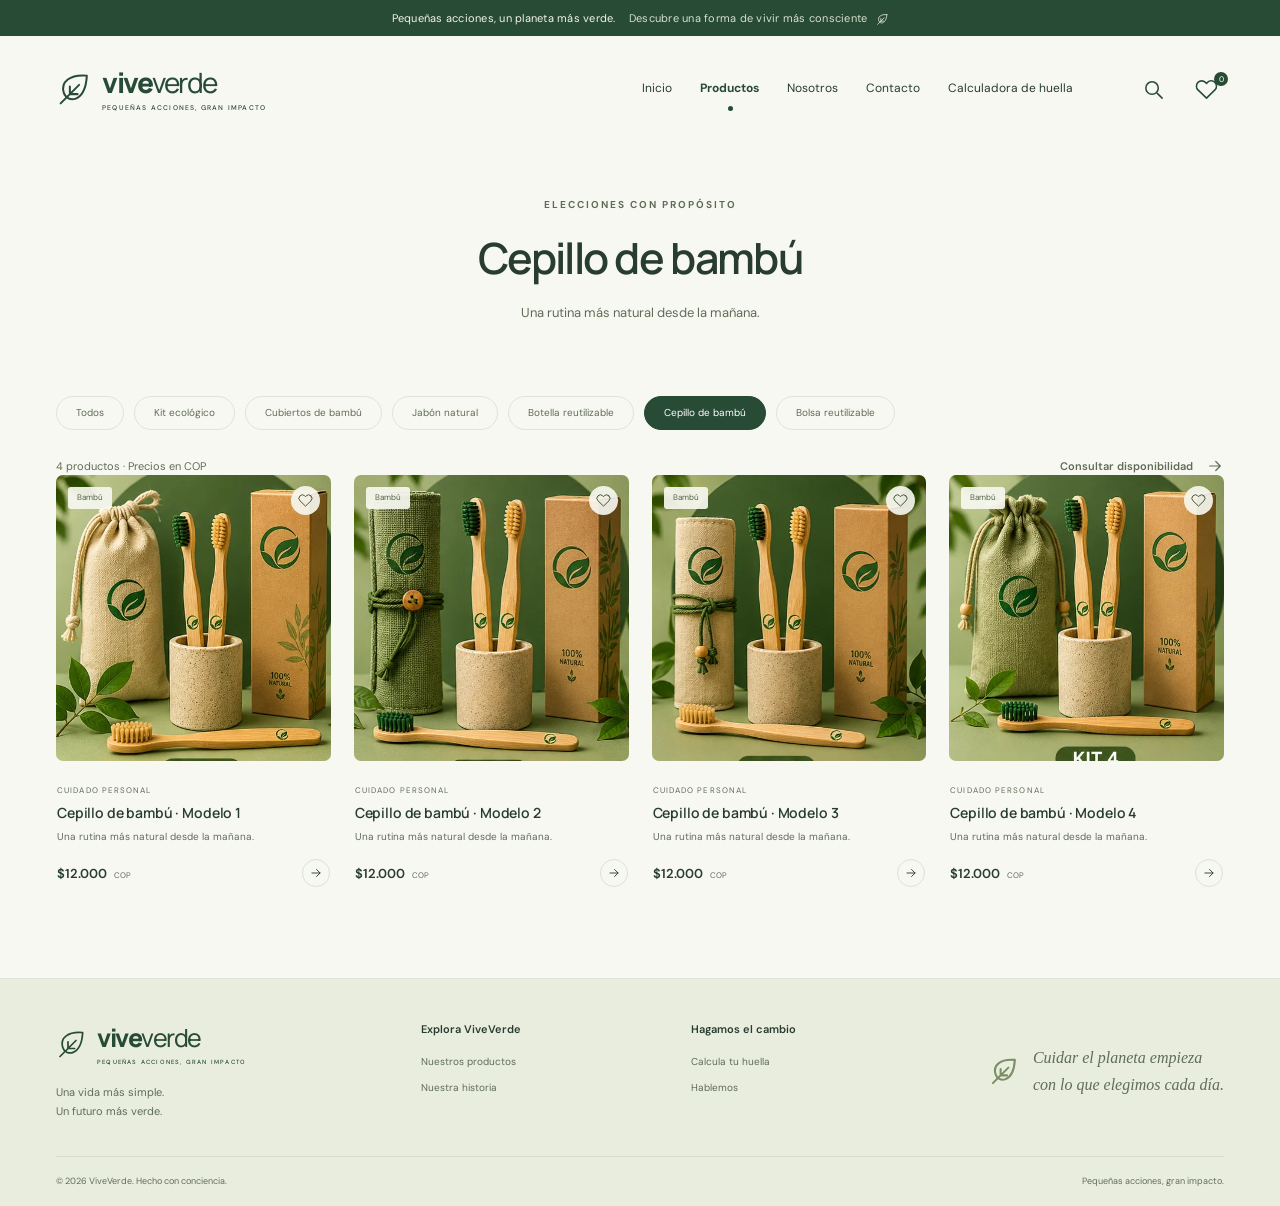
<file: proyecto/cepillos.html>
<!doctype html>
<html lang="es">
  <head>
    <meta charset="UTF-8" />
    <meta name="viewport" content="width=device-width, initial-scale=1.0" />
    <meta
      name="description"
      content="ViveVerde: productos ecológicos y reutilizables para hacer de cada día una elección más consciente."
    />
    <meta name="theme-color" content="#284b36" />
    <title>ViveVerde | Cepillo de bambú</title>
    <link rel="icon" href="assets/favicon.svg" type="image/svg+xml" />
    <link rel="stylesheet" href="css/main.css" />
    <script src="js/main.js" defer></script>
  </head>
  <body>
    <a class="skip-link" href="#contenido">Saltar al contenido</a>
    <div class="announcement" role="region" aria-label="Nuestro propósito">
      Pequeñas acciones, un planeta más verde.
      <span
        >Descubre una forma de vivir más consciente
        <svg
          viewBox="0 0 24 24"
          fill="none"
          stroke="currentColor"
          stroke-width="1.6"
          stroke-linecap="round"
          stroke-linejoin="round"
          aria-hidden="true"
        >
          <path d="M20 3C9 2 3 7 5 14c2 7 14 7 15-11Z" />
          <path d="M3 21 15 9M9 15v-5m0 5h5" /></svg
      ></span>
    </div>
    <header class="header shell">
      <a class="brand" href="index.html" aria-label="ViveVerde, inicio"
        ><svg
          viewBox="0 0 24 24"
          fill="none"
          stroke="currentColor"
          stroke-width="1.6"
          stroke-linecap="round"
          stroke-linejoin="round"
          aria-hidden="true"
        >
          <path d="M20 3C9 2 3 7 5 14c2 7 14 7 15-11Z" />
          <path d="M3 21 15 9M9 15v-5m0 5h5" /></svg
        ><span
          >vive<span class="brand-light">verde</span
          ><small>PEQUEÑAS ACCIONES, GRAN IMPACTO</small></span
        ></a
      >
      <nav class="nav" id="navigation" aria-label="Navegación principal">
        <a href="index.html">Inicio</a
        ><a href="productos.html" aria-current="page">Productos</a
        ><a href="sobre-nosotros.html">Nosotros</a
        ><a href="contacto.html">Contacto</a
        ><a href="calculadora.html">Calculadora de huella</a>
      </nav>
      <div class="header-actions">
        <button
          class="icon-button"
          id="search-open"
          aria-label="Buscar productos"
        >
          <svg
            viewBox="0 0 24 24"
            fill="none"
            stroke="currentColor"
            stroke-width="1.6"
            stroke-linecap="round"
            stroke-linejoin="round"
            aria-hidden="true"
          >
            <circle cx="10.5" cy="10.5" r="6.5" />
            <path d="m16 16 5 5" />
          </svg></button
        ><a
          class="icon-button saved-link"
          href="productos.html?favoritos=1"
          aria-label="Ver favoritos"
          ><svg
            viewBox="0 0 24 24"
            fill="none"
            stroke="currentColor"
            stroke-width="1.6"
            stroke-linecap="round"
            stroke-linejoin="round"
            aria-hidden="true"
          >
            <path
              d="M20.8 4.6a5.5 5.5 0 0 0-7.8 0L12 5.7l-1.1-1.1a5.5 5.5 0 0 0-7.8 7.8L12 21l8.8-8.6a5.5 5.5 0 0 0 0-7.8Z"
            /></svg
          ><span id="favorite-count">0</span></a
        ><button
          class="icon-button menu-button"
          aria-label="Abrir menú"
          aria-expanded="false"
          aria-controls="navigation"
        >
          <svg
            viewBox="0 0 24 24"
            fill="none"
            stroke="currentColor"
            stroke-width="1.6"
            stroke-linecap="round"
            stroke-linejoin="round"
            aria-hidden="true"
          >
            <path d="M4 6h16M4 12h16M4 18h16" />
          </svg>
        </button>
      </div>
    </header>
    <main id="contenido">
      <div class="page-intro shell">
        <span class="eyebrow">ELECCIONES CON PROPÓSITO</span>
        <h1>Cepillo de bambú</h1>
        <p>Una rutina más natural desde la mañana.</p>
      </div>
      <section class="shell catalog-section">
        <nav class="category-tabs" aria-label="Categorías">
          <a href="productos.html" class="category-tab">Todos</a
          ><a class="category-tab" href="kit.html">Kit ecológico</a
          ><a class="category-tab" href="cubiertos.html">Cubiertos de bambú</a
          ><a class="category-tab" href="jabones.html">Jabón natural</a
          ><a class="category-tab" href="botellas.html">Botella reutilizable</a
          ><a class="category-tab" href="cepillos.html" aria-current="page"
            >Cepillo de bambú</a
          ><a class="category-tab" href="bolsas.html">Bolsa reutilizable</a>
        </nav>
        <div class="catalog-toolbar">
          <p>4 productos · Precios en COP</p>
          <a class="text-link" href="contacto.html"
            >Consultar disponibilidad
            <svg
              viewBox="0 0 24 24"
              fill="none"
              stroke="currentColor"
              stroke-width="1.6"
              stroke-linecap="round"
              stroke-linejoin="round"
              aria-hidden="true"
            >
              <path d="M5 12h14m-6-6 6 6-6 6" /></svg
          ></a>
        </div>
        <div class="product-grid">
          <article
            class="product-card"
            data-category="Cuidado personal"
            data-search="cepillo de bambú · modelo 1 cuidado personal una rutina más natural desde la mañana."
            data-product-id="cepillos-0"
          >
            <div class="product-photo">
              <a
                href="cepillos.html"
                aria-label="Explorar Cepillo de bambú · Modelo 1"
                ><img
                  src="assets/productos/cepillos-eco/image.webp"
                  alt="Cepillo de bambú · Modelo 1"
                  loading="lazy"
                  width="600"
                  height="600" /></a
              ><span class="product-badge">Bambú</span
              ><button
                class="favorite-button"
                data-favorite="cepillos-0"
                aria-label="Guardar Cepillo de bambú · Modelo 1 en favoritos"
                aria-pressed="false"
              >
                <svg
                  viewBox="0 0 24 24"
                  fill="none"
                  stroke="currentColor"
                  stroke-width="1.6"
                  stroke-linecap="round"
                  stroke-linejoin="round"
                  aria-hidden="true"
                >
                  <path
                    d="M20.8 4.6a5.5 5.5 0 0 0-7.8 0L12 5.7l-1.1-1.1a5.5 5.5 0 0 0-7.8 7.8L12 21l8.8-8.6a5.5 5.5 0 0 0 0-7.8Z"
                  />
                </svg>
              </button>
            </div>
            <div class="product-info">
              <span class="product-category">Cuidado personal</span>
              <h3><a href="cepillos.html">Cepillo de bambú · Modelo 1</a></h3>
              <p>Una rutina más natural desde la mañana.</p>
              <div class="product-bottom">
                <span>$12.000 <small>COP</small></span
                ><a
                  href="cepillos.html"
                  class="product-arrow"
                  aria-label="Ver Cepillo de bambú · Modelo 1"
                  ><svg
                    viewBox="0 0 24 24"
                    fill="none"
                    stroke="currentColor"
                    stroke-width="1.6"
                    stroke-linecap="round"
                    stroke-linejoin="round"
                    aria-hidden="true"
                  >
                    <path d="M5 12h14m-6-6 6 6-6 6" /></svg
                ></a>
              </div>
            </div>
          </article>
          <article
            class="product-card"
            data-category="Cuidado personal"
            data-search="cepillo de bambú · modelo 2 cuidado personal una rutina más natural desde la mañana."
            data-product-id="cepillos-1"
          >
            <div class="product-photo">
              <a
                href="cepillos.html"
                aria-label="Explorar Cepillo de bambú · Modelo 2"
                ><img
                  src="assets/productos/cepillos-eco/image (1).webp"
                  alt="Cepillo de bambú · Modelo 2"
                  loading="lazy"
                  width="600"
                  height="600" /></a
              ><span class="product-badge">Bambú</span
              ><button
                class="favorite-button"
                data-favorite="cepillos-1"
                aria-label="Guardar Cepillo de bambú · Modelo 2 en favoritos"
                aria-pressed="false"
              >
                <svg
                  viewBox="0 0 24 24"
                  fill="none"
                  stroke="currentColor"
                  stroke-width="1.6"
                  stroke-linecap="round"
                  stroke-linejoin="round"
                  aria-hidden="true"
                >
                  <path
                    d="M20.8 4.6a5.5 5.5 0 0 0-7.8 0L12 5.7l-1.1-1.1a5.5 5.5 0 0 0-7.8 7.8L12 21l8.8-8.6a5.5 5.5 0 0 0 0-7.8Z"
                  />
                </svg>
              </button>
            </div>
            <div class="product-info">
              <span class="product-category">Cuidado personal</span>
              <h3><a href="cepillos.html">Cepillo de bambú · Modelo 2</a></h3>
              <p>Una rutina más natural desde la mañana.</p>
              <div class="product-bottom">
                <span>$12.000 <small>COP</small></span
                ><a
                  href="cepillos.html"
                  class="product-arrow"
                  aria-label="Ver Cepillo de bambú · Modelo 2"
                  ><svg
                    viewBox="0 0 24 24"
                    fill="none"
                    stroke="currentColor"
                    stroke-width="1.6"
                    stroke-linecap="round"
                    stroke-linejoin="round"
                    aria-hidden="true"
                  >
                    <path d="M5 12h14m-6-6 6 6-6 6" /></svg
                ></a>
              </div>
            </div>
          </article>
          <article
            class="product-card"
            data-category="Cuidado personal"
            data-search="cepillo de bambú · modelo 3 cuidado personal una rutina más natural desde la mañana."
            data-product-id="cepillos-2"
          >
            <div class="product-photo">
              <a
                href="cepillos.html"
                aria-label="Explorar Cepillo de bambú · Modelo 3"
                ><img
                  src="assets/productos/cepillos-eco/image (2).webp"
                  alt="Cepillo de bambú · Modelo 3"
                  loading="lazy"
                  width="600"
                  height="600" /></a
              ><span class="product-badge">Bambú</span
              ><button
                class="favorite-button"
                data-favorite="cepillos-2"
                aria-label="Guardar Cepillo de bambú · Modelo 3 en favoritos"
                aria-pressed="false"
              >
                <svg
                  viewBox="0 0 24 24"
                  fill="none"
                  stroke="currentColor"
                  stroke-width="1.6"
                  stroke-linecap="round"
                  stroke-linejoin="round"
                  aria-hidden="true"
                >
                  <path
                    d="M20.8 4.6a5.5 5.5 0 0 0-7.8 0L12 5.7l-1.1-1.1a5.5 5.5 0 0 0-7.8 7.8L12 21l8.8-8.6a5.5 5.5 0 0 0 0-7.8Z"
                  />
                </svg>
              </button>
            </div>
            <div class="product-info">
              <span class="product-category">Cuidado personal</span>
              <h3><a href="cepillos.html">Cepillo de bambú · Modelo 3</a></h3>
              <p>Una rutina más natural desde la mañana.</p>
              <div class="product-bottom">
                <span>$12.000 <small>COP</small></span
                ><a
                  href="cepillos.html"
                  class="product-arrow"
                  aria-label="Ver Cepillo de bambú · Modelo 3"
                  ><svg
                    viewBox="0 0 24 24"
                    fill="none"
                    stroke="currentColor"
                    stroke-width="1.6"
                    stroke-linecap="round"
                    stroke-linejoin="round"
                    aria-hidden="true"
                  >
                    <path d="M5 12h14m-6-6 6 6-6 6" /></svg
                ></a>
              </div>
            </div>
          </article>
          <article
            class="product-card"
            data-category="Cuidado personal"
            data-search="cepillo de bambú · modelo 4 cuidado personal una rutina más natural desde la mañana."
            data-product-id="cepillos-3"
          >
            <div class="product-photo">
              <a
                href="cepillos.html"
                aria-label="Explorar Cepillo de bambú · Modelo 4"
                ><img
                  src="assets/productos/cepillos-eco/image (3).webp"
                  alt="Cepillo de bambú · Modelo 4"
                  loading="lazy"
                  width="600"
                  height="600" /></a
              ><span class="product-badge">Bambú</span
              ><button
                class="favorite-button"
                data-favorite="cepillos-3"
                aria-label="Guardar Cepillo de bambú · Modelo 4 en favoritos"
                aria-pressed="false"
              >
                <svg
                  viewBox="0 0 24 24"
                  fill="none"
                  stroke="currentColor"
                  stroke-width="1.6"
                  stroke-linecap="round"
                  stroke-linejoin="round"
                  aria-hidden="true"
                >
                  <path
                    d="M20.8 4.6a5.5 5.5 0 0 0-7.8 0L12 5.7l-1.1-1.1a5.5 5.5 0 0 0-7.8 7.8L12 21l8.8-8.6a5.5 5.5 0 0 0 0-7.8Z"
                  />
                </svg>
              </button>
            </div>
            <div class="product-info">
              <span class="product-category">Cuidado personal</span>
              <h3><a href="cepillos.html">Cepillo de bambú · Modelo 4</a></h3>
              <p>Una rutina más natural desde la mañana.</p>
              <div class="product-bottom">
                <span>$12.000 <small>COP</small></span
                ><a
                  href="cepillos.html"
                  class="product-arrow"
                  aria-label="Ver Cepillo de bambú · Modelo 4"
                  ><svg
                    viewBox="0 0 24 24"
                    fill="none"
                    stroke="currentColor"
                    stroke-width="1.6"
                    stroke-linecap="round"
                    stroke-linejoin="round"
                    aria-hidden="true"
                  >
                    <path d="M5 12h14m-6-6 6 6-6 6" /></svg
                ></a>
              </div>
            </div>
          </article>
        </div>
      </section>
    </main>
    <footer class="footer">
      <div class="shell footer-top">
        <div>
          <a class="brand" href="index.html" aria-label="ViveVerde, inicio"
            ><svg
              viewBox="0 0 24 24"
              fill="none"
              stroke="currentColor"
              stroke-width="1.6"
              stroke-linecap="round"
              stroke-linejoin="round"
              aria-hidden="true"
            >
              <path d="M20 3C9 2 3 7 5 14c2 7 14 7 15-11Z" />
              <path d="M3 21 15 9M9 15v-5m0 5h5" /></svg
            ><span
              >vive<span class="brand-light">verde</span
              ><small>PEQUEÑAS ACCIONES, GRAN IMPACTO</small></span
            ></a
          >
          <p>Una vida más simple.<br />Un futuro más verde.</p>
        </div>
        <div>
          <h3>Explora ViveVerde</h3>
          <a href="productos.html">Nuestros productos</a
          ><a href="sobre-nosotros.html">Nuestra historia</a>
        </div>
        <div>
          <h3>Hagamos el cambio</h3>
          <a href="calculadora.html">Calcula tu huella</a
          ><a href="contacto.html">Hablemos</a>
        </div>
        <div class="footer-note">
          <svg
            viewBox="0 0 24 24"
            fill="none"
            stroke="currentColor"
            stroke-width="1.6"
            stroke-linecap="round"
            stroke-linejoin="round"
            aria-hidden="true"
          >
            <path d="M20 3C9 2 3 7 5 14c2 7 14 7 15-11Z" />
            <path d="M3 21 15 9M9 15v-5m0 5h5" />
          </svg>
          <p>Cuidar el planeta empieza<br />con lo que elegimos cada día.</p>
        </div>
      </div>
      <div class="shell footer-bottom">
        <span>© 2026 ViveVerde. Hecho con conciencia.</span
        ><span>Pequeñas acciones, gran impacto.</span>
      </div>
    </footer>
    <dialog id="search-dialog" aria-labelledby="search-title">
      <div class="dialog-heading">
        <h2 id="search-title">Encuentra tu próximo cambio</h2>
        <button
          class="icon-button"
          id="search-close"
          aria-label="Cerrar búsqueda"
        >
          <svg
            viewBox="0 0 24 24"
            fill="none"
            stroke="currentColor"
            stroke-width="1.6"
            stroke-linecap="round"
            stroke-linejoin="round"
            aria-hidden="true"
          >
            <path d="m6 6 12 12M6 18 18 6" />
          </svg>
        </button>
      </div>
      <form action="productos.html" class="search-form">
        <label for="search-input">¿Qué estás buscando?</label>
        <div>
          <input
            type="search"
            id="search-input"
            name="q"
            placeholder="Prueba con bambú, jabón, botella…"
            required
          /><button class="btn" type="submit">
            Buscar
            <svg
              viewBox="0 0 24 24"
              fill="none"
              stroke="currentColor"
              stroke-width="1.6"
              stroke-linecap="round"
              stroke-linejoin="round"
              aria-hidden="true"
            >
              <circle cx="10.5" cy="10.5" r="6.5" />
              <path d="m16 16 5 5" />
            </svg>
          </button>
        </div>
      </form>
    </dialog>
    <div class="toast" role="status" aria-live="polite"></div>
  </body>
</html>
</file>
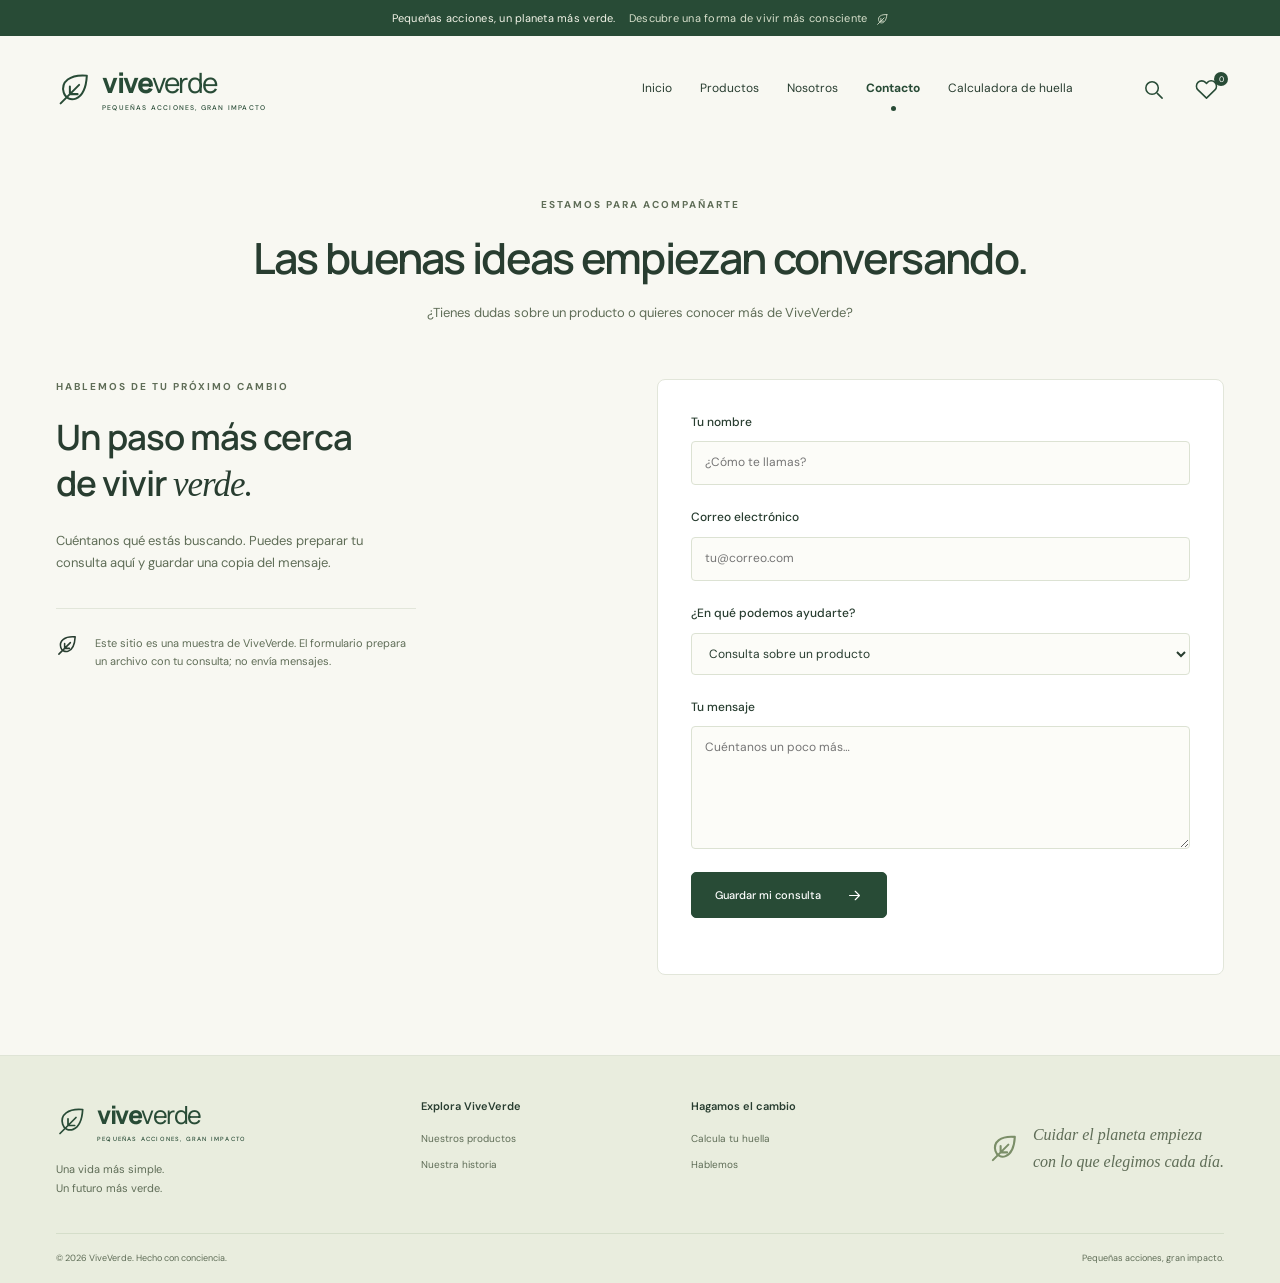
<file: proyecto/contacto.html>
<!doctype html>
<html lang="es">
  <head>
    <meta charset="UTF-8" />
    <meta name="viewport" content="width=device-width, initial-scale=1.0" />
    <meta
      name="description"
      content="ViveVerde: productos ecológicos y reutilizables para hacer de cada día una elección más consciente."
    />
    <meta name="theme-color" content="#284b36" />
    <title>ViveVerde | Hablemos</title>
    <link rel="icon" href="assets/favicon.svg" type="image/svg+xml" />
    <link rel="stylesheet" href="css/main.css" />
    <script src="js/main.js" defer></script>
  </head>
  <body>
    <a class="skip-link" href="#contenido">Saltar al contenido</a>
    <div class="announcement" role="region" aria-label="Nuestro propósito">
      Pequeñas acciones, un planeta más verde.
      <span
        >Descubre una forma de vivir más consciente
        <svg
          viewBox="0 0 24 24"
          fill="none"
          stroke="currentColor"
          stroke-width="1.6"
          stroke-linecap="round"
          stroke-linejoin="round"
          aria-hidden="true"
        >
          <path d="M20 3C9 2 3 7 5 14c2 7 14 7 15-11Z" />
          <path d="M3 21 15 9M9 15v-5m0 5h5" /></svg
      ></span>
    </div>
    <header class="header shell">
      <a class="brand" href="index.html" aria-label="ViveVerde, inicio"
        ><svg
          viewBox="0 0 24 24"
          fill="none"
          stroke="currentColor"
          stroke-width="1.6"
          stroke-linecap="round"
          stroke-linejoin="round"
          aria-hidden="true"
        >
          <path d="M20 3C9 2 3 7 5 14c2 7 14 7 15-11Z" />
          <path d="M3 21 15 9M9 15v-5m0 5h5" /></svg
        ><span
          >vive<span class="brand-light">verde</span
          ><small>PEQUEÑAS ACCIONES, GRAN IMPACTO</small></span
        ></a
      >
      <nav class="nav" id="navigation" aria-label="Navegación principal">
        <a href="index.html">Inicio</a><a href="productos.html">Productos</a
        ><a href="sobre-nosotros.html">Nosotros</a
        ><a href="contacto.html" aria-current="page">Contacto</a
        ><a href="calculadora.html">Calculadora de huella</a>
      </nav>
      <div class="header-actions">
        <button
          class="icon-button"
          id="search-open"
          aria-label="Buscar productos"
        >
          <svg
            viewBox="0 0 24 24"
            fill="none"
            stroke="currentColor"
            stroke-width="1.6"
            stroke-linecap="round"
            stroke-linejoin="round"
            aria-hidden="true"
          >
            <circle cx="10.5" cy="10.5" r="6.5" />
            <path d="m16 16 5 5" />
          </svg></button
        ><a
          class="icon-button saved-link"
          href="productos.html?favoritos=1"
          aria-label="Ver favoritos"
          ><svg
            viewBox="0 0 24 24"
            fill="none"
            stroke="currentColor"
            stroke-width="1.6"
            stroke-linecap="round"
            stroke-linejoin="round"
            aria-hidden="true"
          >
            <path
              d="M20.8 4.6a5.5 5.5 0 0 0-7.8 0L12 5.7l-1.1-1.1a5.5 5.5 0 0 0-7.8 7.8L12 21l8.8-8.6a5.5 5.5 0 0 0 0-7.8Z"
            /></svg
          ><span id="favorite-count">0</span></a
        ><button
          class="icon-button menu-button"
          aria-label="Abrir menú"
          aria-expanded="false"
          aria-controls="navigation"
        >
          <svg
            viewBox="0 0 24 24"
            fill="none"
            stroke="currentColor"
            stroke-width="1.6"
            stroke-linecap="round"
            stroke-linejoin="round"
            aria-hidden="true"
          >
            <path d="M4 6h16M4 12h16M4 18h16" />
          </svg>
        </button>
      </div>
    </header>
    <main id="contenido">
      <div class="page-intro shell">
        <span class="eyebrow">ESTAMOS PARA ACOMPAÑARTE</span>
        <h1>Las buenas ideas empiezan conversando.</h1>
        <p>
          ¿Tienes dudas sobre un producto o quieres conocer más de ViveVerde?
        </p>
      </div>
      <section class="contact-layout shell">
        <div>
          <span class="eyebrow">HABLEMOS DE TU PRÓXIMO CAMBIO</span>
          <h2>Un paso más cerca<br />de vivir <em>verde.</em></h2>
          <p>
            Cuéntanos qué estás buscando. Puedes preparar tu consulta aquí y
            guardar una copia del mensaje.
          </p>
          <div class="contact-note">
            <svg
              viewBox="0 0 24 24"
              fill="none"
              stroke="currentColor"
              stroke-width="1.6"
              stroke-linecap="round"
              stroke-linejoin="round"
              aria-hidden="true"
            >
              <path d="M20 3C9 2 3 7 5 14c2 7 14 7 15-11Z" />
              <path d="M3 21 15 9M9 15v-5m0 5h5" />
            </svg>
            <p>
              Este sitio es una muestra de ViveVerde. El formulario prepara un
              archivo con tu consulta; no envía mensajes.
            </p>
          </div>
        </div>
        <form id="contact-form" class="form-panel">
          <label for="name"
            >Tu nombre<input
              id="name"
              name="nombre"
              autocomplete="name"
              placeholder="¿Cómo te llamas?"
              required
              maxlength="100" /></label
          ><label for="email"
            >Correo electrónico<input
              id="email"
              name="correo"
              type="email"
              autocomplete="email"
              placeholder="tu@correo.com"
              required
              maxlength="200" /></label
          ><label for="subject"
            >¿En qué podemos ayudarte?<select id="subject" name="asunto">
              <option>Consulta sobre un producto</option>
              <option>Conocer más sobre ViveVerde</option>
              <option>Otra consulta</option>
            </select></label
          ><label for="message"
            >Tu mensaje<textarea
              id="message"
              name="mensaje"
              placeholder="Cuéntanos un poco más…"
              required
              maxlength="3000"
              rows="5"
            ></textarea></label
          ><button class="btn" type="submit">
            Guardar mi consulta
            <svg
              viewBox="0 0 24 24"
              fill="none"
              stroke="currentColor"
              stroke-width="1.6"
              stroke-linecap="round"
              stroke-linejoin="round"
              aria-hidden="true"
            >
              <path d="M5 12h14m-6-6 6 6-6 6" />
            </svg>
          </button>
          <p id="contact-status" class="form-note" role="status"></p>
        </form>
      </section>
    </main>
    <footer class="footer">
      <div class="shell footer-top">
        <div>
          <a class="brand" href="index.html" aria-label="ViveVerde, inicio"
            ><svg
              viewBox="0 0 24 24"
              fill="none"
              stroke="currentColor"
              stroke-width="1.6"
              stroke-linecap="round"
              stroke-linejoin="round"
              aria-hidden="true"
            >
              <path d="M20 3C9 2 3 7 5 14c2 7 14 7 15-11Z" />
              <path d="M3 21 15 9M9 15v-5m0 5h5" /></svg
            ><span
              >vive<span class="brand-light">verde</span
              ><small>PEQUEÑAS ACCIONES, GRAN IMPACTO</small></span
            ></a
          >
          <p>Una vida más simple.<br />Un futuro más verde.</p>
        </div>
        <div>
          <h3>Explora ViveVerde</h3>
          <a href="productos.html">Nuestros productos</a
          ><a href="sobre-nosotros.html">Nuestra historia</a>
        </div>
        <div>
          <h3>Hagamos el cambio</h3>
          <a href="calculadora.html">Calcula tu huella</a
          ><a href="contacto.html">Hablemos</a>
        </div>
        <div class="footer-note">
          <svg
            viewBox="0 0 24 24"
            fill="none"
            stroke="currentColor"
            stroke-width="1.6"
            stroke-linecap="round"
            stroke-linejoin="round"
            aria-hidden="true"
          >
            <path d="M20 3C9 2 3 7 5 14c2 7 14 7 15-11Z" />
            <path d="M3 21 15 9M9 15v-5m0 5h5" />
          </svg>
          <p>Cuidar el planeta empieza<br />con lo que elegimos cada día.</p>
        </div>
      </div>
      <div class="shell footer-bottom">
        <span>© 2026 ViveVerde. Hecho con conciencia.</span
        ><span>Pequeñas acciones, gran impacto.</span>
      </div>
    </footer>
    <dialog id="search-dialog" aria-labelledby="search-title">
      <div class="dialog-heading">
        <h2 id="search-title">Encuentra tu próximo cambio</h2>
        <button
          class="icon-button"
          id="search-close"
          aria-label="Cerrar búsqueda"
        >
          <svg
            viewBox="0 0 24 24"
            fill="none"
            stroke="currentColor"
            stroke-width="1.6"
            stroke-linecap="round"
            stroke-linejoin="round"
            aria-hidden="true"
          >
            <path d="m6 6 12 12M6 18 18 6" />
          </svg>
        </button>
      </div>
      <form action="productos.html" class="search-form">
        <label for="search-input">¿Qué estás buscando?</label>
        <div>
          <input
            type="search"
            id="search-input"
            name="q"
            placeholder="Prueba con bambú, jabón, botella…"
            required
          /><button class="btn" type="submit">
            Buscar
            <svg
              viewBox="0 0 24 24"
              fill="none"
              stroke="currentColor"
              stroke-width="1.6"
              stroke-linecap="round"
              stroke-linejoin="round"
              aria-hidden="true"
            >
              <circle cx="10.5" cy="10.5" r="6.5" />
              <path d="m16 16 5 5" />
            </svg>
          </button>
        </div>
      </form>
    </dialog>
    <div class="toast" role="status" aria-live="polite"></div>
  </body>
</html>
</file>
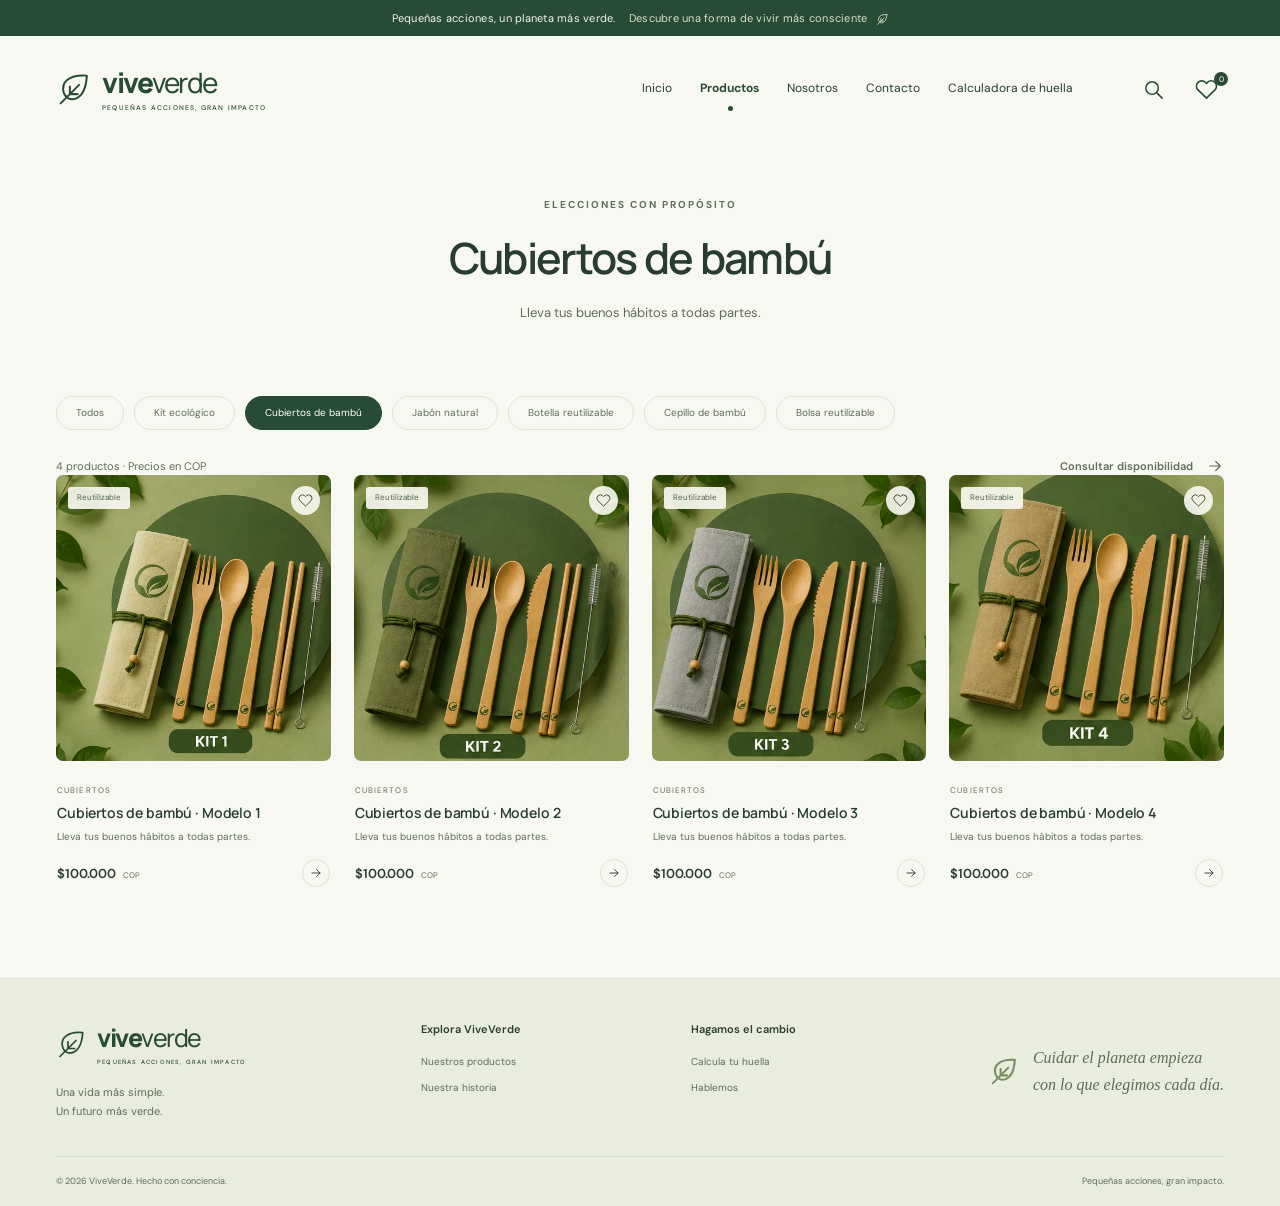
<file: proyecto/cubiertos.html>
<!doctype html>
<html lang="es">
  <head>
    <meta charset="UTF-8" />
    <meta name="viewport" content="width=device-width, initial-scale=1.0" />
    <meta
      name="description"
      content="ViveVerde: productos ecológicos y reutilizables para hacer de cada día una elección más consciente."
    />
    <meta name="theme-color" content="#284b36" />
    <title>ViveVerde | Cubiertos de bambú</title>
    <link rel="icon" href="assets/favicon.svg" type="image/svg+xml" />
    <link rel="stylesheet" href="css/main.css" />
    <script src="js/main.js" defer></script>
  </head>
  <body>
    <a class="skip-link" href="#contenido">Saltar al contenido</a>
    <div class="announcement" role="region" aria-label="Nuestro propósito">
      Pequeñas acciones, un planeta más verde.
      <span
        >Descubre una forma de vivir más consciente
        <svg
          viewBox="0 0 24 24"
          fill="none"
          stroke="currentColor"
          stroke-width="1.6"
          stroke-linecap="round"
          stroke-linejoin="round"
          aria-hidden="true"
        >
          <path d="M20 3C9 2 3 7 5 14c2 7 14 7 15-11Z" />
          <path d="M3 21 15 9M9 15v-5m0 5h5" /></svg
      ></span>
    </div>
    <header class="header shell">
      <a class="brand" href="index.html" aria-label="ViveVerde, inicio"
        ><svg
          viewBox="0 0 24 24"
          fill="none"
          stroke="currentColor"
          stroke-width="1.6"
          stroke-linecap="round"
          stroke-linejoin="round"
          aria-hidden="true"
        >
          <path d="M20 3C9 2 3 7 5 14c2 7 14 7 15-11Z" />
          <path d="M3 21 15 9M9 15v-5m0 5h5" /></svg
        ><span
          >vive<span class="brand-light">verde</span
          ><small>PEQUEÑAS ACCIONES, GRAN IMPACTO</small></span
        ></a
      >
      <nav class="nav" id="navigation" aria-label="Navegación principal">
        <a href="index.html">Inicio</a
        ><a href="productos.html" aria-current="page">Productos</a
        ><a href="sobre-nosotros.html">Nosotros</a
        ><a href="contacto.html">Contacto</a
        ><a href="calculadora.html">Calculadora de huella</a>
      </nav>
      <div class="header-actions">
        <button
          class="icon-button"
          id="search-open"
          aria-label="Buscar productos"
        >
          <svg
            viewBox="0 0 24 24"
            fill="none"
            stroke="currentColor"
            stroke-width="1.6"
            stroke-linecap="round"
            stroke-linejoin="round"
            aria-hidden="true"
          >
            <circle cx="10.5" cy="10.5" r="6.5" />
            <path d="m16 16 5 5" />
          </svg></button
        ><a
          class="icon-button saved-link"
          href="productos.html?favoritos=1"
          aria-label="Ver favoritos"
          ><svg
            viewBox="0 0 24 24"
            fill="none"
            stroke="currentColor"
            stroke-width="1.6"
            stroke-linecap="round"
            stroke-linejoin="round"
            aria-hidden="true"
          >
            <path
              d="M20.8 4.6a5.5 5.5 0 0 0-7.8 0L12 5.7l-1.1-1.1a5.5 5.5 0 0 0-7.8 7.8L12 21l8.8-8.6a5.5 5.5 0 0 0 0-7.8Z"
            /></svg
          ><span id="favorite-count">0</span></a
        ><button
          class="icon-button menu-button"
          aria-label="Abrir menú"
          aria-expanded="false"
          aria-controls="navigation"
        >
          <svg
            viewBox="0 0 24 24"
            fill="none"
            stroke="currentColor"
            stroke-width="1.6"
            stroke-linecap="round"
            stroke-linejoin="round"
            aria-hidden="true"
          >
            <path d="M4 6h16M4 12h16M4 18h16" />
          </svg>
        </button>
      </div>
    </header>
    <main id="contenido">
      <div class="page-intro shell">
        <span class="eyebrow">ELECCIONES CON PROPÓSITO</span>
        <h1>Cubiertos de bambú</h1>
        <p>Lleva tus buenos hábitos a todas partes.</p>
      </div>
      <section class="shell catalog-section">
        <nav class="category-tabs" aria-label="Categorías">
          <a href="productos.html" class="category-tab">Todos</a
          ><a class="category-tab" href="kit.html">Kit ecológico</a
          ><a class="category-tab" href="cubiertos.html" aria-current="page"
            >Cubiertos de bambú</a
          ><a class="category-tab" href="jabones.html">Jabón natural</a
          ><a class="category-tab" href="botellas.html">Botella reutilizable</a
          ><a class="category-tab" href="cepillos.html">Cepillo de bambú</a
          ><a class="category-tab" href="bolsas.html">Bolsa reutilizable</a>
        </nav>
        <div class="catalog-toolbar">
          <p>4 productos · Precios en COP</p>
          <a class="text-link" href="contacto.html"
            >Consultar disponibilidad
            <svg
              viewBox="0 0 24 24"
              fill="none"
              stroke="currentColor"
              stroke-width="1.6"
              stroke-linecap="round"
              stroke-linejoin="round"
              aria-hidden="true"
            >
              <path d="M5 12h14m-6-6 6 6-6 6" /></svg
          ></a>
        </div>
        <div class="product-grid">
          <article
            class="product-card"
            data-category="Cubiertos"
            data-search="cubiertos de bambú · modelo 1 cubiertos lleva tus buenos hábitos a todas partes."
            data-product-id="cubiertos-0"
          >
            <div class="product-photo">
              <a
                href="cubiertos.html"
                aria-label="Explorar Cubiertos de bambú · Modelo 1"
                ><img
                  src="assets/productos/cubiertos-eco/image.webp"
                  alt="Cubiertos de bambú · Modelo 1"
                  loading="lazy"
                  width="600"
                  height="600" /></a
              ><span class="product-badge">Reutilizable</span
              ><button
                class="favorite-button"
                data-favorite="cubiertos-0"
                aria-label="Guardar Cubiertos de bambú · Modelo 1 en favoritos"
                aria-pressed="false"
              >
                <svg
                  viewBox="0 0 24 24"
                  fill="none"
                  stroke="currentColor"
                  stroke-width="1.6"
                  stroke-linecap="round"
                  stroke-linejoin="round"
                  aria-hidden="true"
                >
                  <path
                    d="M20.8 4.6a5.5 5.5 0 0 0-7.8 0L12 5.7l-1.1-1.1a5.5 5.5 0 0 0-7.8 7.8L12 21l8.8-8.6a5.5 5.5 0 0 0 0-7.8Z"
                  />
                </svg>
              </button>
            </div>
            <div class="product-info">
              <span class="product-category">Cubiertos</span>
              <h3>
                <a href="cubiertos.html">Cubiertos de bambú · Modelo 1</a>
              </h3>
              <p>Lleva tus buenos hábitos a todas partes.</p>
              <div class="product-bottom">
                <span>$100.000 <small>COP</small></span
                ><a
                  href="cubiertos.html"
                  class="product-arrow"
                  aria-label="Ver Cubiertos de bambú · Modelo 1"
                  ><svg
                    viewBox="0 0 24 24"
                    fill="none"
                    stroke="currentColor"
                    stroke-width="1.6"
                    stroke-linecap="round"
                    stroke-linejoin="round"
                    aria-hidden="true"
                  >
                    <path d="M5 12h14m-6-6 6 6-6 6" /></svg
                ></a>
              </div>
            </div>
          </article>
          <article
            class="product-card"
            data-category="Cubiertos"
            data-search="cubiertos de bambú · modelo 2 cubiertos lleva tus buenos hábitos a todas partes."
            data-product-id="cubiertos-1"
          >
            <div class="product-photo">
              <a
                href="cubiertos.html"
                aria-label="Explorar Cubiertos de bambú · Modelo 2"
                ><img
                  src="assets/productos/cubiertos-eco/image (1).webp"
                  alt="Cubiertos de bambú · Modelo 2"
                  loading="lazy"
                  width="600"
                  height="600" /></a
              ><span class="product-badge">Reutilizable</span
              ><button
                class="favorite-button"
                data-favorite="cubiertos-1"
                aria-label="Guardar Cubiertos de bambú · Modelo 2 en favoritos"
                aria-pressed="false"
              >
                <svg
                  viewBox="0 0 24 24"
                  fill="none"
                  stroke="currentColor"
                  stroke-width="1.6"
                  stroke-linecap="round"
                  stroke-linejoin="round"
                  aria-hidden="true"
                >
                  <path
                    d="M20.8 4.6a5.5 5.5 0 0 0-7.8 0L12 5.7l-1.1-1.1a5.5 5.5 0 0 0-7.8 7.8L12 21l8.8-8.6a5.5 5.5 0 0 0 0-7.8Z"
                  />
                </svg>
              </button>
            </div>
            <div class="product-info">
              <span class="product-category">Cubiertos</span>
              <h3>
                <a href="cubiertos.html">Cubiertos de bambú · Modelo 2</a>
              </h3>
              <p>Lleva tus buenos hábitos a todas partes.</p>
              <div class="product-bottom">
                <span>$100.000 <small>COP</small></span
                ><a
                  href="cubiertos.html"
                  class="product-arrow"
                  aria-label="Ver Cubiertos de bambú · Modelo 2"
                  ><svg
                    viewBox="0 0 24 24"
                    fill="none"
                    stroke="currentColor"
                    stroke-width="1.6"
                    stroke-linecap="round"
                    stroke-linejoin="round"
                    aria-hidden="true"
                  >
                    <path d="M5 12h14m-6-6 6 6-6 6" /></svg
                ></a>
              </div>
            </div>
          </article>
          <article
            class="product-card"
            data-category="Cubiertos"
            data-search="cubiertos de bambú · modelo 3 cubiertos lleva tus buenos hábitos a todas partes."
            data-product-id="cubiertos-2"
          >
            <div class="product-photo">
              <a
                href="cubiertos.html"
                aria-label="Explorar Cubiertos de bambú · Modelo 3"
                ><img
                  src="assets/productos/cubiertos-eco/image (2).webp"
                  alt="Cubiertos de bambú · Modelo 3"
                  loading="lazy"
                  width="600"
                  height="600" /></a
              ><span class="product-badge">Reutilizable</span
              ><button
                class="favorite-button"
                data-favorite="cubiertos-2"
                aria-label="Guardar Cubiertos de bambú · Modelo 3 en favoritos"
                aria-pressed="false"
              >
                <svg
                  viewBox="0 0 24 24"
                  fill="none"
                  stroke="currentColor"
                  stroke-width="1.6"
                  stroke-linecap="round"
                  stroke-linejoin="round"
                  aria-hidden="true"
                >
                  <path
                    d="M20.8 4.6a5.5 5.5 0 0 0-7.8 0L12 5.7l-1.1-1.1a5.5 5.5 0 0 0-7.8 7.8L12 21l8.8-8.6a5.5 5.5 0 0 0 0-7.8Z"
                  />
                </svg>
              </button>
            </div>
            <div class="product-info">
              <span class="product-category">Cubiertos</span>
              <h3>
                <a href="cubiertos.html">Cubiertos de bambú · Modelo 3</a>
              </h3>
              <p>Lleva tus buenos hábitos a todas partes.</p>
              <div class="product-bottom">
                <span>$100.000 <small>COP</small></span
                ><a
                  href="cubiertos.html"
                  class="product-arrow"
                  aria-label="Ver Cubiertos de bambú · Modelo 3"
                  ><svg
                    viewBox="0 0 24 24"
                    fill="none"
                    stroke="currentColor"
                    stroke-width="1.6"
                    stroke-linecap="round"
                    stroke-linejoin="round"
                    aria-hidden="true"
                  >
                    <path d="M5 12h14m-6-6 6 6-6 6" /></svg
                ></a>
              </div>
            </div>
          </article>
          <article
            class="product-card"
            data-category="Cubiertos"
            data-search="cubiertos de bambú · modelo 4 cubiertos lleva tus buenos hábitos a todas partes."
            data-product-id="cubiertos-3"
          >
            <div class="product-photo">
              <a
                href="cubiertos.html"
                aria-label="Explorar Cubiertos de bambú · Modelo 4"
                ><img
                  src="assets/productos/cubiertos-eco/image (3).webp"
                  alt="Cubiertos de bambú · Modelo 4"
                  loading="lazy"
                  width="600"
                  height="600" /></a
              ><span class="product-badge">Reutilizable</span
              ><button
                class="favorite-button"
                data-favorite="cubiertos-3"
                aria-label="Guardar Cubiertos de bambú · Modelo 4 en favoritos"
                aria-pressed="false"
              >
                <svg
                  viewBox="0 0 24 24"
                  fill="none"
                  stroke="currentColor"
                  stroke-width="1.6"
                  stroke-linecap="round"
                  stroke-linejoin="round"
                  aria-hidden="true"
                >
                  <path
                    d="M20.8 4.6a5.5 5.5 0 0 0-7.8 0L12 5.7l-1.1-1.1a5.5 5.5 0 0 0-7.8 7.8L12 21l8.8-8.6a5.5 5.5 0 0 0 0-7.8Z"
                  />
                </svg>
              </button>
            </div>
            <div class="product-info">
              <span class="product-category">Cubiertos</span>
              <h3>
                <a href="cubiertos.html">Cubiertos de bambú · Modelo 4</a>
              </h3>
              <p>Lleva tus buenos hábitos a todas partes.</p>
              <div class="product-bottom">
                <span>$100.000 <small>COP</small></span
                ><a
                  href="cubiertos.html"
                  class="product-arrow"
                  aria-label="Ver Cubiertos de bambú · Modelo 4"
                  ><svg
                    viewBox="0 0 24 24"
                    fill="none"
                    stroke="currentColor"
                    stroke-width="1.6"
                    stroke-linecap="round"
                    stroke-linejoin="round"
                    aria-hidden="true"
                  >
                    <path d="M5 12h14m-6-6 6 6-6 6" /></svg
                ></a>
              </div>
            </div>
          </article>
        </div>
      </section>
    </main>
    <footer class="footer">
      <div class="shell footer-top">
        <div>
          <a class="brand" href="index.html" aria-label="ViveVerde, inicio"
            ><svg
              viewBox="0 0 24 24"
              fill="none"
              stroke="currentColor"
              stroke-width="1.6"
              stroke-linecap="round"
              stroke-linejoin="round"
              aria-hidden="true"
            >
              <path d="M20 3C9 2 3 7 5 14c2 7 14 7 15-11Z" />
              <path d="M3 21 15 9M9 15v-5m0 5h5" /></svg
            ><span
              >vive<span class="brand-light">verde</span
              ><small>PEQUEÑAS ACCIONES, GRAN IMPACTO</small></span
            ></a
          >
          <p>Una vida más simple.<br />Un futuro más verde.</p>
        </div>
        <div>
          <h3>Explora ViveVerde</h3>
          <a href="productos.html">Nuestros productos</a
          ><a href="sobre-nosotros.html">Nuestra historia</a>
        </div>
        <div>
          <h3>Hagamos el cambio</h3>
          <a href="calculadora.html">Calcula tu huella</a
          ><a href="contacto.html">Hablemos</a>
        </div>
        <div class="footer-note">
          <svg
            viewBox="0 0 24 24"
            fill="none"
            stroke="currentColor"
            stroke-width="1.6"
            stroke-linecap="round"
            stroke-linejoin="round"
            aria-hidden="true"
          >
            <path d="M20 3C9 2 3 7 5 14c2 7 14 7 15-11Z" />
            <path d="M3 21 15 9M9 15v-5m0 5h5" />
          </svg>
          <p>Cuidar el planeta empieza<br />con lo que elegimos cada día.</p>
        </div>
      </div>
      <div class="shell footer-bottom">
        <span>© 2026 ViveVerde. Hecho con conciencia.</span
        ><span>Pequeñas acciones, gran impacto.</span>
      </div>
    </footer>
    <dialog id="search-dialog" aria-labelledby="search-title">
      <div class="dialog-heading">
        <h2 id="search-title">Encuentra tu próximo cambio</h2>
        <button
          class="icon-button"
          id="search-close"
          aria-label="Cerrar búsqueda"
        >
          <svg
            viewBox="0 0 24 24"
            fill="none"
            stroke="currentColor"
            stroke-width="1.6"
            stroke-linecap="round"
            stroke-linejoin="round"
            aria-hidden="true"
          >
            <path d="m6 6 12 12M6 18 18 6" />
          </svg>
        </button>
      </div>
      <form action="productos.html" class="search-form">
        <label for="search-input">¿Qué estás buscando?</label>
        <div>
          <input
            type="search"
            id="search-input"
            name="q"
            placeholder="Prueba con bambú, jabón, botella…"
            required
          /><button class="btn" type="submit">
            Buscar
            <svg
              viewBox="0 0 24 24"
              fill="none"
              stroke="currentColor"
              stroke-width="1.6"
              stroke-linecap="round"
              stroke-linejoin="round"
              aria-hidden="true"
            >
              <circle cx="10.5" cy="10.5" r="6.5" />
              <path d="m16 16 5 5" />
            </svg>
          </button>
        </div>
      </form>
    </dialog>
    <div class="toast" role="status" aria-live="polite"></div>
  </body>
</html>
</file>
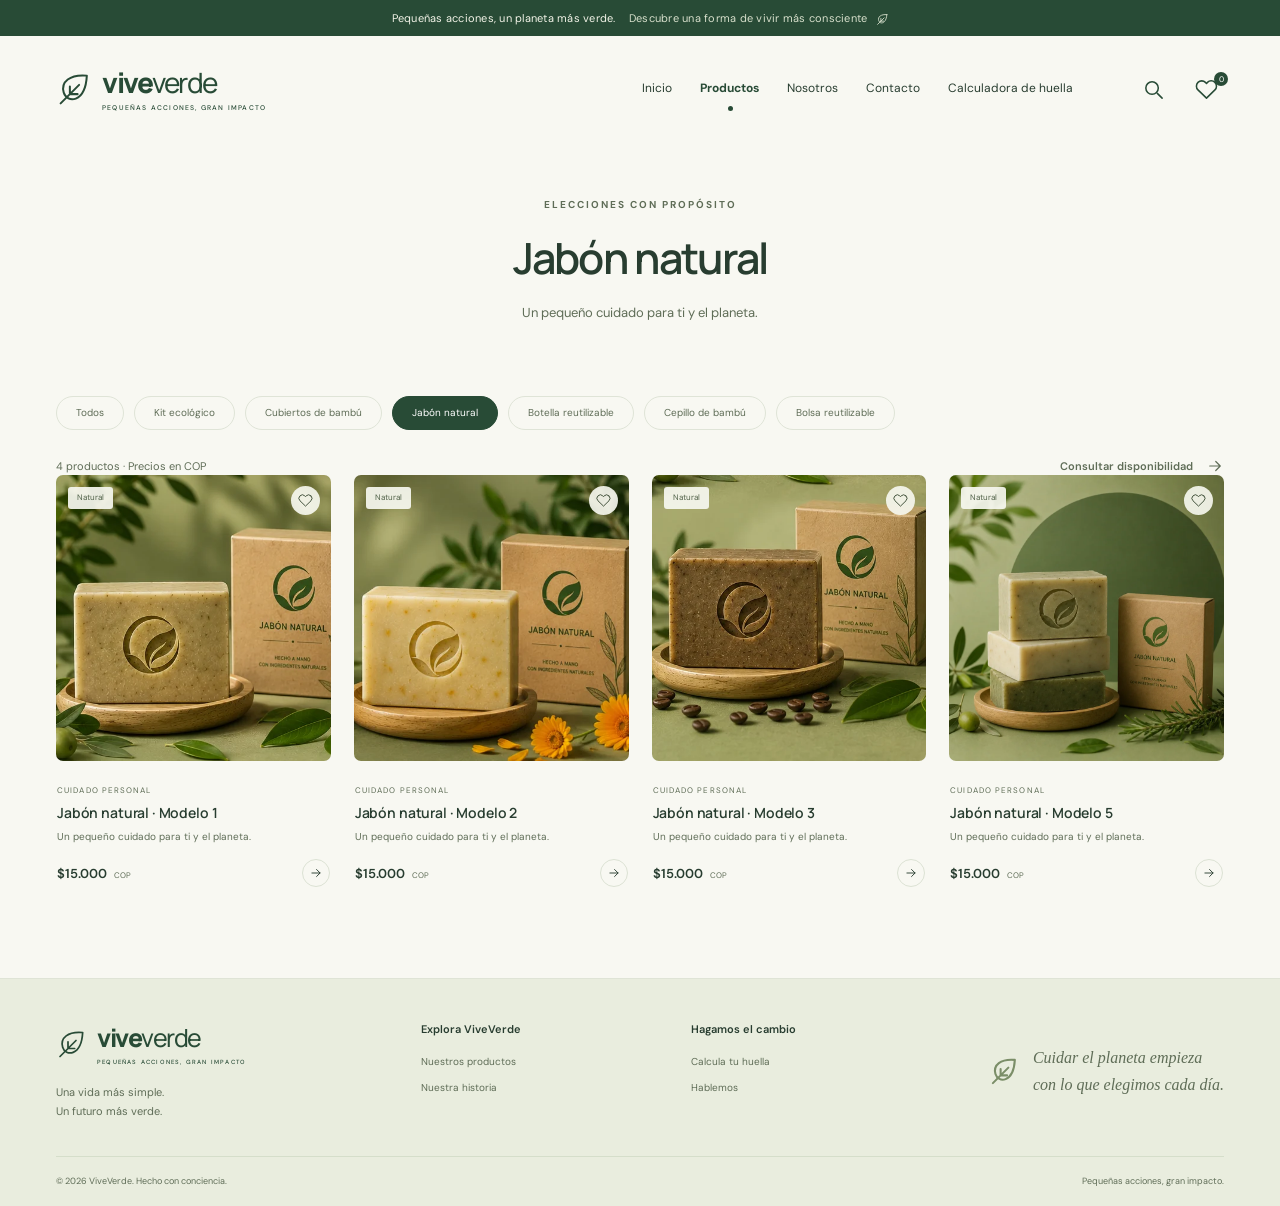
<file: proyecto/jabones.html>
<!doctype html>
<html lang="es">
  <head>
    <meta charset="UTF-8" />
    <meta name="viewport" content="width=device-width, initial-scale=1.0" />
    <meta
      name="description"
      content="ViveVerde: productos ecológicos y reutilizables para hacer de cada día una elección más consciente."
    />
    <meta name="theme-color" content="#284b36" />
    <title>ViveVerde | Jabón natural</title>
    <link rel="icon" href="assets/favicon.svg" type="image/svg+xml" />
    <link rel="stylesheet" href="css/main.css" />
    <script src="js/main.js" defer></script>
  </head>
  <body>
    <a class="skip-link" href="#contenido">Saltar al contenido</a>
    <div class="announcement" role="region" aria-label="Nuestro propósito">
      Pequeñas acciones, un planeta más verde.
      <span
        >Descubre una forma de vivir más consciente
        <svg
          viewBox="0 0 24 24"
          fill="none"
          stroke="currentColor"
          stroke-width="1.6"
          stroke-linecap="round"
          stroke-linejoin="round"
          aria-hidden="true"
        >
          <path d="M20 3C9 2 3 7 5 14c2 7 14 7 15-11Z" />
          <path d="M3 21 15 9M9 15v-5m0 5h5" /></svg
      ></span>
    </div>
    <header class="header shell">
      <a class="brand" href="index.html" aria-label="ViveVerde, inicio"
        ><svg
          viewBox="0 0 24 24"
          fill="none"
          stroke="currentColor"
          stroke-width="1.6"
          stroke-linecap="round"
          stroke-linejoin="round"
          aria-hidden="true"
        >
          <path d="M20 3C9 2 3 7 5 14c2 7 14 7 15-11Z" />
          <path d="M3 21 15 9M9 15v-5m0 5h5" /></svg
        ><span
          >vive<span class="brand-light">verde</span
          ><small>PEQUEÑAS ACCIONES, GRAN IMPACTO</small></span
        ></a
      >
      <nav class="nav" id="navigation" aria-label="Navegación principal">
        <a href="index.html">Inicio</a
        ><a href="productos.html" aria-current="page">Productos</a
        ><a href="sobre-nosotros.html">Nosotros</a
        ><a href="contacto.html">Contacto</a
        ><a href="calculadora.html">Calculadora de huella</a>
      </nav>
      <div class="header-actions">
        <button
          class="icon-button"
          id="search-open"
          aria-label="Buscar productos"
        >
          <svg
            viewBox="0 0 24 24"
            fill="none"
            stroke="currentColor"
            stroke-width="1.6"
            stroke-linecap="round"
            stroke-linejoin="round"
            aria-hidden="true"
          >
            <circle cx="10.5" cy="10.5" r="6.5" />
            <path d="m16 16 5 5" />
          </svg></button
        ><a
          class="icon-button saved-link"
          href="productos.html?favoritos=1"
          aria-label="Ver favoritos"
          ><svg
            viewBox="0 0 24 24"
            fill="none"
            stroke="currentColor"
            stroke-width="1.6"
            stroke-linecap="round"
            stroke-linejoin="round"
            aria-hidden="true"
          >
            <path
              d="M20.8 4.6a5.5 5.5 0 0 0-7.8 0L12 5.7l-1.1-1.1a5.5 5.5 0 0 0-7.8 7.8L12 21l8.8-8.6a5.5 5.5 0 0 0 0-7.8Z"
            /></svg
          ><span id="favorite-count">0</span></a
        ><button
          class="icon-button menu-button"
          aria-label="Abrir menú"
          aria-expanded="false"
          aria-controls="navigation"
        >
          <svg
            viewBox="0 0 24 24"
            fill="none"
            stroke="currentColor"
            stroke-width="1.6"
            stroke-linecap="round"
            stroke-linejoin="round"
            aria-hidden="true"
          >
            <path d="M4 6h16M4 12h16M4 18h16" />
          </svg>
        </button>
      </div>
    </header>
    <main id="contenido">
      <div class="page-intro shell">
        <span class="eyebrow">ELECCIONES CON PROPÓSITO</span>
        <h1>Jabón natural</h1>
        <p>Un pequeño cuidado para ti y el planeta.</p>
      </div>
      <section class="shell catalog-section">
        <nav class="category-tabs" aria-label="Categorías">
          <a href="productos.html" class="category-tab">Todos</a
          ><a class="category-tab" href="kit.html">Kit ecológico</a
          ><a class="category-tab" href="cubiertos.html">Cubiertos de bambú</a
          ><a class="category-tab" href="jabones.html" aria-current="page"
            >Jabón natural</a
          ><a class="category-tab" href="botellas.html">Botella reutilizable</a
          ><a class="category-tab" href="cepillos.html">Cepillo de bambú</a
          ><a class="category-tab" href="bolsas.html">Bolsa reutilizable</a>
        </nav>
        <div class="catalog-toolbar">
          <p>4 productos · Precios en COP</p>
          <a class="text-link" href="contacto.html"
            >Consultar disponibilidad
            <svg
              viewBox="0 0 24 24"
              fill="none"
              stroke="currentColor"
              stroke-width="1.6"
              stroke-linecap="round"
              stroke-linejoin="round"
              aria-hidden="true"
            >
              <path d="M5 12h14m-6-6 6 6-6 6" /></svg
          ></a>
        </div>
        <div class="product-grid">
          <article
            class="product-card"
            data-category="Cuidado personal"
            data-search="jabón natural · modelo 1 cuidado personal un pequeño cuidado para ti y el planeta."
            data-product-id="jabones-0"
          >
            <div class="product-photo">
              <a
                href="jabones.html"
                aria-label="Explorar Jabón natural · Modelo 1"
                ><img
                  src="assets/productos/jabon-eco/image (1).webp"
                  alt="Jabón natural · Modelo 1"
                  loading="lazy"
                  width="600"
                  height="600" /></a
              ><span class="product-badge">Natural</span
              ><button
                class="favorite-button"
                data-favorite="jabones-0"
                aria-label="Guardar Jabón natural · Modelo 1 en favoritos"
                aria-pressed="false"
              >
                <svg
                  viewBox="0 0 24 24"
                  fill="none"
                  stroke="currentColor"
                  stroke-width="1.6"
                  stroke-linecap="round"
                  stroke-linejoin="round"
                  aria-hidden="true"
                >
                  <path
                    d="M20.8 4.6a5.5 5.5 0 0 0-7.8 0L12 5.7l-1.1-1.1a5.5 5.5 0 0 0-7.8 7.8L12 21l8.8-8.6a5.5 5.5 0 0 0 0-7.8Z"
                  />
                </svg>
              </button>
            </div>
            <div class="product-info">
              <span class="product-category">Cuidado personal</span>
              <h3><a href="jabones.html">Jabón natural · Modelo 1</a></h3>
              <p>Un pequeño cuidado para ti y el planeta.</p>
              <div class="product-bottom">
                <span>$15.000 <small>COP</small></span
                ><a
                  href="jabones.html"
                  class="product-arrow"
                  aria-label="Ver Jabón natural · Modelo 1"
                  ><svg
                    viewBox="0 0 24 24"
                    fill="none"
                    stroke="currentColor"
                    stroke-width="1.6"
                    stroke-linecap="round"
                    stroke-linejoin="round"
                    aria-hidden="true"
                  >
                    <path d="M5 12h14m-6-6 6 6-6 6" /></svg
                ></a>
              </div>
            </div>
          </article>
          <article
            class="product-card"
            data-category="Cuidado personal"
            data-search="jabón natural · modelo 2 cuidado personal un pequeño cuidado para ti y el planeta."
            data-product-id="jabones-1"
          >
            <div class="product-photo">
              <a
                href="jabones.html"
                aria-label="Explorar Jabón natural · Modelo 2"
                ><img
                  src="assets/productos/jabon-eco/image (2).webp"
                  alt="Jabón natural · Modelo 2"
                  loading="lazy"
                  width="600"
                  height="600" /></a
              ><span class="product-badge">Natural</span
              ><button
                class="favorite-button"
                data-favorite="jabones-1"
                aria-label="Guardar Jabón natural · Modelo 2 en favoritos"
                aria-pressed="false"
              >
                <svg
                  viewBox="0 0 24 24"
                  fill="none"
                  stroke="currentColor"
                  stroke-width="1.6"
                  stroke-linecap="round"
                  stroke-linejoin="round"
                  aria-hidden="true"
                >
                  <path
                    d="M20.8 4.6a5.5 5.5 0 0 0-7.8 0L12 5.7l-1.1-1.1a5.5 5.5 0 0 0-7.8 7.8L12 21l8.8-8.6a5.5 5.5 0 0 0 0-7.8Z"
                  />
                </svg>
              </button>
            </div>
            <div class="product-info">
              <span class="product-category">Cuidado personal</span>
              <h3><a href="jabones.html">Jabón natural · Modelo 2</a></h3>
              <p>Un pequeño cuidado para ti y el planeta.</p>
              <div class="product-bottom">
                <span>$15.000 <small>COP</small></span
                ><a
                  href="jabones.html"
                  class="product-arrow"
                  aria-label="Ver Jabón natural · Modelo 2"
                  ><svg
                    viewBox="0 0 24 24"
                    fill="none"
                    stroke="currentColor"
                    stroke-width="1.6"
                    stroke-linecap="round"
                    stroke-linejoin="round"
                    aria-hidden="true"
                  >
                    <path d="M5 12h14m-6-6 6 6-6 6" /></svg
                ></a>
              </div>
            </div>
          </article>
          <article
            class="product-card"
            data-category="Cuidado personal"
            data-search="jabón natural · modelo 3 cuidado personal un pequeño cuidado para ti y el planeta."
            data-product-id="jabones-2"
          >
            <div class="product-photo">
              <a
                href="jabones.html"
                aria-label="Explorar Jabón natural · Modelo 3"
                ><img
                  src="assets/productos/jabon-eco/image (3).webp"
                  alt="Jabón natural · Modelo 3"
                  loading="lazy"
                  width="600"
                  height="600" /></a
              ><span class="product-badge">Natural</span
              ><button
                class="favorite-button"
                data-favorite="jabones-2"
                aria-label="Guardar Jabón natural · Modelo 3 en favoritos"
                aria-pressed="false"
              >
                <svg
                  viewBox="0 0 24 24"
                  fill="none"
                  stroke="currentColor"
                  stroke-width="1.6"
                  stroke-linecap="round"
                  stroke-linejoin="round"
                  aria-hidden="true"
                >
                  <path
                    d="M20.8 4.6a5.5 5.5 0 0 0-7.8 0L12 5.7l-1.1-1.1a5.5 5.5 0 0 0-7.8 7.8L12 21l8.8-8.6a5.5 5.5 0 0 0 0-7.8Z"
                  />
                </svg>
              </button>
            </div>
            <div class="product-info">
              <span class="product-category">Cuidado personal</span>
              <h3><a href="jabones.html">Jabón natural · Modelo 3</a></h3>
              <p>Un pequeño cuidado para ti y el planeta.</p>
              <div class="product-bottom">
                <span>$15.000 <small>COP</small></span
                ><a
                  href="jabones.html"
                  class="product-arrow"
                  aria-label="Ver Jabón natural · Modelo 3"
                  ><svg
                    viewBox="0 0 24 24"
                    fill="none"
                    stroke="currentColor"
                    stroke-width="1.6"
                    stroke-linecap="round"
                    stroke-linejoin="round"
                    aria-hidden="true"
                  >
                    <path d="M5 12h14m-6-6 6 6-6 6" /></svg
                ></a>
              </div>
            </div>
          </article>
          <article
            class="product-card"
            data-category="Cuidado personal"
            data-search="jabón natural · modelo 5 cuidado personal un pequeño cuidado para ti y el planeta."
            data-product-id="jabones-4"
          >
            <div class="product-photo">
              <a
                href="jabones.html"
                aria-label="Explorar Jabón natural · Modelo 5"
                ><img
                  src="assets/productos/jabon.webp"
                  alt="Jabón natural · Modelo 5"
                  loading="lazy"
                  width="600"
                  height="600" /></a
              ><span class="product-badge">Natural</span
              ><button
                class="favorite-button"
                data-favorite="jabones-4"
                aria-label="Guardar Jabón natural · Modelo 5 en favoritos"
                aria-pressed="false"
              >
                <svg
                  viewBox="0 0 24 24"
                  fill="none"
                  stroke="currentColor"
                  stroke-width="1.6"
                  stroke-linecap="round"
                  stroke-linejoin="round"
                  aria-hidden="true"
                >
                  <path
                    d="M20.8 4.6a5.5 5.5 0 0 0-7.8 0L12 5.7l-1.1-1.1a5.5 5.5 0 0 0-7.8 7.8L12 21l8.8-8.6a5.5 5.5 0 0 0 0-7.8Z"
                  />
                </svg>
              </button>
            </div>
            <div class="product-info">
              <span class="product-category">Cuidado personal</span>
              <h3><a href="jabones.html">Jabón natural · Modelo 5</a></h3>
              <p>Un pequeño cuidado para ti y el planeta.</p>
              <div class="product-bottom">
                <span>$15.000 <small>COP</small></span
                ><a
                  href="jabones.html"
                  class="product-arrow"
                  aria-label="Ver Jabón natural · Modelo 5"
                  ><svg
                    viewBox="0 0 24 24"
                    fill="none"
                    stroke="currentColor"
                    stroke-width="1.6"
                    stroke-linecap="round"
                    stroke-linejoin="round"
                    aria-hidden="true"
                  >
                    <path d="M5 12h14m-6-6 6 6-6 6" /></svg
                ></a>
              </div>
            </div>
          </article>
        </div>
      </section>
    </main>
    <footer class="footer">
      <div class="shell footer-top">
        <div>
          <a class="brand" href="index.html" aria-label="ViveVerde, inicio"
            ><svg
              viewBox="0 0 24 24"
              fill="none"
              stroke="currentColor"
              stroke-width="1.6"
              stroke-linecap="round"
              stroke-linejoin="round"
              aria-hidden="true"
            >
              <path d="M20 3C9 2 3 7 5 14c2 7 14 7 15-11Z" />
              <path d="M3 21 15 9M9 15v-5m0 5h5" /></svg
            ><span
              >vive<span class="brand-light">verde</span
              ><small>PEQUEÑAS ACCIONES, GRAN IMPACTO</small></span
            ></a
          >
          <p>Una vida más simple.<br />Un futuro más verde.</p>
        </div>
        <div>
          <h3>Explora ViveVerde</h3>
          <a href="productos.html">Nuestros productos</a
          ><a href="sobre-nosotros.html">Nuestra historia</a>
        </div>
        <div>
          <h3>Hagamos el cambio</h3>
          <a href="calculadora.html">Calcula tu huella</a
          ><a href="contacto.html">Hablemos</a>
        </div>
        <div class="footer-note">
          <svg
            viewBox="0 0 24 24"
            fill="none"
            stroke="currentColor"
            stroke-width="1.6"
            stroke-linecap="round"
            stroke-linejoin="round"
            aria-hidden="true"
          >
            <path d="M20 3C9 2 3 7 5 14c2 7 14 7 15-11Z" />
            <path d="M3 21 15 9M9 15v-5m0 5h5" />
          </svg>
          <p>Cuidar el planeta empieza<br />con lo que elegimos cada día.</p>
        </div>
      </div>
      <div class="shell footer-bottom">
        <span>© 2026 ViveVerde. Hecho con conciencia.</span
        ><span>Pequeñas acciones, gran impacto.</span>
      </div>
    </footer>
    <dialog id="search-dialog" aria-labelledby="search-title">
      <div class="dialog-heading">
        <h2 id="search-title">Encuentra tu próximo cambio</h2>
        <button
          class="icon-button"
          id="search-close"
          aria-label="Cerrar búsqueda"
        >
          <svg
            viewBox="0 0 24 24"
            fill="none"
            stroke="currentColor"
            stroke-width="1.6"
            stroke-linecap="round"
            stroke-linejoin="round"
            aria-hidden="true"
          >
            <path d="m6 6 12 12M6 18 18 6" />
          </svg>
        </button>
      </div>
      <form action="productos.html" class="search-form">
        <label for="search-input">¿Qué estás buscando?</label>
        <div>
          <input
            type="search"
            id="search-input"
            name="q"
            placeholder="Prueba con bambú, jabón, botella…"
            required
          /><button class="btn" type="submit">
            Buscar
            <svg
              viewBox="0 0 24 24"
              fill="none"
              stroke="currentColor"
              stroke-width="1.6"
              stroke-linecap="round"
              stroke-linejoin="round"
              aria-hidden="true"
            >
              <circle cx="10.5" cy="10.5" r="6.5" />
              <path d="m16 16 5 5" />
            </svg>
          </button>
        </div>
      </form>
    </dialog>
    <div class="toast" role="status" aria-live="polite"></div>
  </body>
</html>
</file>
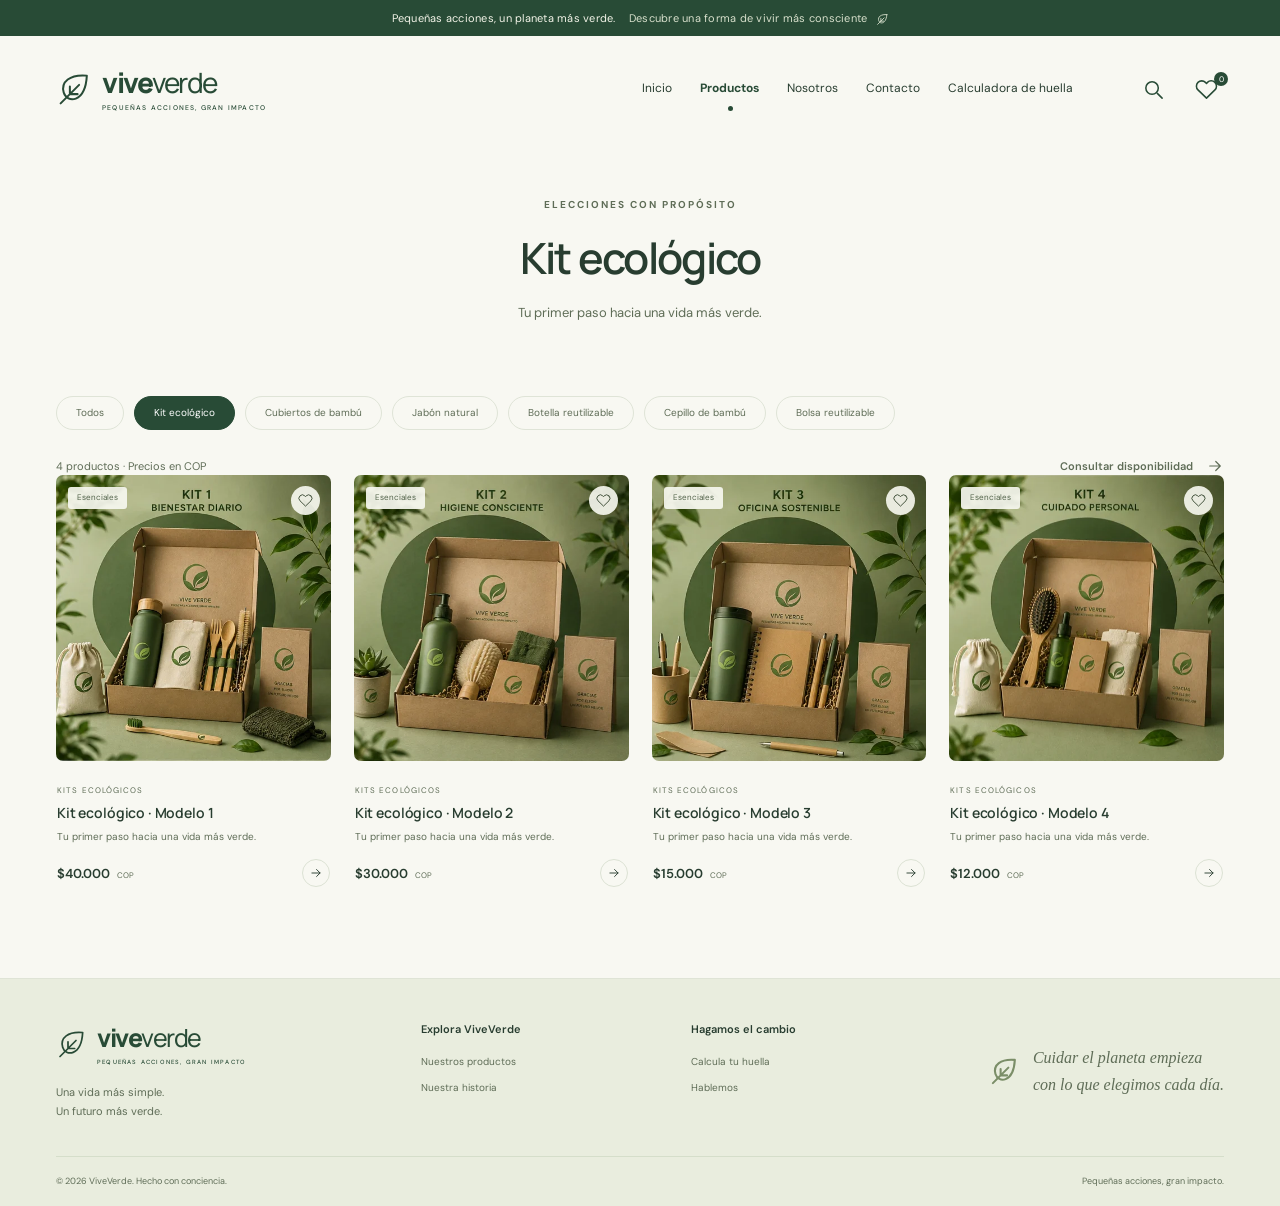
<file: proyecto/kit.html>
<!doctype html>
<html lang="es">
  <head>
    <meta charset="UTF-8" />
    <meta name="viewport" content="width=device-width, initial-scale=1.0" />
    <meta
      name="description"
      content="ViveVerde: productos ecológicos y reutilizables para hacer de cada día una elección más consciente."
    />
    <meta name="theme-color" content="#284b36" />
    <title>ViveVerde | Kit ecológico</title>
    <link rel="icon" href="assets/favicon.svg" type="image/svg+xml" />
    <link rel="stylesheet" href="css/main.css" />
    <script src="js/main.js" defer></script>
  </head>
  <body>
    <a class="skip-link" href="#contenido">Saltar al contenido</a>
    <div class="announcement" role="region" aria-label="Nuestro propósito">
      Pequeñas acciones, un planeta más verde.
      <span
        >Descubre una forma de vivir más consciente
        <svg
          viewBox="0 0 24 24"
          fill="none"
          stroke="currentColor"
          stroke-width="1.6"
          stroke-linecap="round"
          stroke-linejoin="round"
          aria-hidden="true"
        >
          <path d="M20 3C9 2 3 7 5 14c2 7 14 7 15-11Z" />
          <path d="M3 21 15 9M9 15v-5m0 5h5" /></svg
      ></span>
    </div>
    <header class="header shell">
      <a class="brand" href="index.html" aria-label="ViveVerde, inicio"
        ><svg
          viewBox="0 0 24 24"
          fill="none"
          stroke="currentColor"
          stroke-width="1.6"
          stroke-linecap="round"
          stroke-linejoin="round"
          aria-hidden="true"
        >
          <path d="M20 3C9 2 3 7 5 14c2 7 14 7 15-11Z" />
          <path d="M3 21 15 9M9 15v-5m0 5h5" /></svg
        ><span
          >vive<span class="brand-light">verde</span
          ><small>PEQUEÑAS ACCIONES, GRAN IMPACTO</small></span
        ></a
      >
      <nav class="nav" id="navigation" aria-label="Navegación principal">
        <a href="index.html">Inicio</a
        ><a href="productos.html" aria-current="page">Productos</a
        ><a href="sobre-nosotros.html">Nosotros</a
        ><a href="contacto.html">Contacto</a
        ><a href="calculadora.html">Calculadora de huella</a>
      </nav>
      <div class="header-actions">
        <button
          class="icon-button"
          id="search-open"
          aria-label="Buscar productos"
        >
          <svg
            viewBox="0 0 24 24"
            fill="none"
            stroke="currentColor"
            stroke-width="1.6"
            stroke-linecap="round"
            stroke-linejoin="round"
            aria-hidden="true"
          >
            <circle cx="10.5" cy="10.5" r="6.5" />
            <path d="m16 16 5 5" />
          </svg></button
        ><a
          class="icon-button saved-link"
          href="productos.html?favoritos=1"
          aria-label="Ver favoritos"
          ><svg
            viewBox="0 0 24 24"
            fill="none"
            stroke="currentColor"
            stroke-width="1.6"
            stroke-linecap="round"
            stroke-linejoin="round"
            aria-hidden="true"
          >
            <path
              d="M20.8 4.6a5.5 5.5 0 0 0-7.8 0L12 5.7l-1.1-1.1a5.5 5.5 0 0 0-7.8 7.8L12 21l8.8-8.6a5.5 5.5 0 0 0 0-7.8Z"
            /></svg
          ><span id="favorite-count">0</span></a
        ><button
          class="icon-button menu-button"
          aria-label="Abrir menú"
          aria-expanded="false"
          aria-controls="navigation"
        >
          <svg
            viewBox="0 0 24 24"
            fill="none"
            stroke="currentColor"
            stroke-width="1.6"
            stroke-linecap="round"
            stroke-linejoin="round"
            aria-hidden="true"
          >
            <path d="M4 6h16M4 12h16M4 18h16" />
          </svg>
        </button>
      </div>
    </header>
    <main id="contenido">
      <div class="page-intro shell">
        <span class="eyebrow">ELECCIONES CON PROPÓSITO</span>
        <h1>Kit ecológico</h1>
        <p>Tu primer paso hacia una vida más verde.</p>
      </div>
      <section class="shell catalog-section">
        <nav class="category-tabs" aria-label="Categorías">
          <a href="productos.html" class="category-tab">Todos</a
          ><a class="category-tab" href="kit.html" aria-current="page"
            >Kit ecológico</a
          ><a class="category-tab" href="cubiertos.html">Cubiertos de bambú</a
          ><a class="category-tab" href="jabones.html">Jabón natural</a
          ><a class="category-tab" href="botellas.html">Botella reutilizable</a
          ><a class="category-tab" href="cepillos.html">Cepillo de bambú</a
          ><a class="category-tab" href="bolsas.html">Bolsa reutilizable</a>
        </nav>
        <div class="catalog-toolbar">
          <p>4 productos · Precios en COP</p>
          <a class="text-link" href="contacto.html"
            >Consultar disponibilidad
            <svg
              viewBox="0 0 24 24"
              fill="none"
              stroke="currentColor"
              stroke-width="1.6"
              stroke-linecap="round"
              stroke-linejoin="round"
              aria-hidden="true"
            >
              <path d="M5 12h14m-6-6 6 6-6 6" /></svg
          ></a>
        </div>
        <div class="product-grid">
          <article
            class="product-card"
            data-category="Kits ecológicos"
            data-search="kit ecológico · modelo 1 kits ecológicos tu primer paso hacia una vida más verde."
            data-product-id="kit-0"
          >
            <div class="product-photo">
              <a href="kit.html" aria-label="Explorar Kit ecológico · Modelo 1"
                ><img
                  src="assets/productos/kit-eco/image.webp"
                  alt="Kit ecológico · Modelo 1"
                  loading="lazy"
                  width="600"
                  height="600" /></a
              ><span class="product-badge">Esenciales</span
              ><button
                class="favorite-button"
                data-favorite="kit-0"
                aria-label="Guardar Kit ecológico · Modelo 1 en favoritos"
                aria-pressed="false"
              >
                <svg
                  viewBox="0 0 24 24"
                  fill="none"
                  stroke="currentColor"
                  stroke-width="1.6"
                  stroke-linecap="round"
                  stroke-linejoin="round"
                  aria-hidden="true"
                >
                  <path
                    d="M20.8 4.6a5.5 5.5 0 0 0-7.8 0L12 5.7l-1.1-1.1a5.5 5.5 0 0 0-7.8 7.8L12 21l8.8-8.6a5.5 5.5 0 0 0 0-7.8Z"
                  />
                </svg>
              </button>
            </div>
            <div class="product-info">
              <span class="product-category">Kits ecológicos</span>
              <h3><a href="kit.html">Kit ecológico · Modelo 1</a></h3>
              <p>Tu primer paso hacia una vida más verde.</p>
              <div class="product-bottom">
                <span>$40.000 <small>COP</small></span
                ><a
                  href="kit.html"
                  class="product-arrow"
                  aria-label="Ver Kit ecológico · Modelo 1"
                  ><svg
                    viewBox="0 0 24 24"
                    fill="none"
                    stroke="currentColor"
                    stroke-width="1.6"
                    stroke-linecap="round"
                    stroke-linejoin="round"
                    aria-hidden="true"
                  >
                    <path d="M5 12h14m-6-6 6 6-6 6" /></svg
                ></a>
              </div>
            </div>
          </article>
          <article
            class="product-card"
            data-category="Kits ecológicos"
            data-search="kit ecológico · modelo 2 kits ecológicos tu primer paso hacia una vida más verde."
            data-product-id="kit-1"
          >
            <div class="product-photo">
              <a href="kit.html" aria-label="Explorar Kit ecológico · Modelo 2"
                ><img
                  src="assets/productos/kit-eco/image (1).webp"
                  alt="Kit ecológico · Modelo 2"
                  loading="lazy"
                  width="600"
                  height="600" /></a
              ><span class="product-badge">Esenciales</span
              ><button
                class="favorite-button"
                data-favorite="kit-1"
                aria-label="Guardar Kit ecológico · Modelo 2 en favoritos"
                aria-pressed="false"
              >
                <svg
                  viewBox="0 0 24 24"
                  fill="none"
                  stroke="currentColor"
                  stroke-width="1.6"
                  stroke-linecap="round"
                  stroke-linejoin="round"
                  aria-hidden="true"
                >
                  <path
                    d="M20.8 4.6a5.5 5.5 0 0 0-7.8 0L12 5.7l-1.1-1.1a5.5 5.5 0 0 0-7.8 7.8L12 21l8.8-8.6a5.5 5.5 0 0 0 0-7.8Z"
                  />
                </svg>
              </button>
            </div>
            <div class="product-info">
              <span class="product-category">Kits ecológicos</span>
              <h3><a href="kit.html">Kit ecológico · Modelo 2</a></h3>
              <p>Tu primer paso hacia una vida más verde.</p>
              <div class="product-bottom">
                <span>$30.000 <small>COP</small></span
                ><a
                  href="kit.html"
                  class="product-arrow"
                  aria-label="Ver Kit ecológico · Modelo 2"
                  ><svg
                    viewBox="0 0 24 24"
                    fill="none"
                    stroke="currentColor"
                    stroke-width="1.6"
                    stroke-linecap="round"
                    stroke-linejoin="round"
                    aria-hidden="true"
                  >
                    <path d="M5 12h14m-6-6 6 6-6 6" /></svg
                ></a>
              </div>
            </div>
          </article>
          <article
            class="product-card"
            data-category="Kits ecológicos"
            data-search="kit ecológico · modelo 3 kits ecológicos tu primer paso hacia una vida más verde."
            data-product-id="kit-2"
          >
            <div class="product-photo">
              <a href="kit.html" aria-label="Explorar Kit ecológico · Modelo 3"
                ><img
                  src="assets/productos/kit-eco/image (2).webp"
                  alt="Kit ecológico · Modelo 3"
                  loading="lazy"
                  width="600"
                  height="600" /></a
              ><span class="product-badge">Esenciales</span
              ><button
                class="favorite-button"
                data-favorite="kit-2"
                aria-label="Guardar Kit ecológico · Modelo 3 en favoritos"
                aria-pressed="false"
              >
                <svg
                  viewBox="0 0 24 24"
                  fill="none"
                  stroke="currentColor"
                  stroke-width="1.6"
                  stroke-linecap="round"
                  stroke-linejoin="round"
                  aria-hidden="true"
                >
                  <path
                    d="M20.8 4.6a5.5 5.5 0 0 0-7.8 0L12 5.7l-1.1-1.1a5.5 5.5 0 0 0-7.8 7.8L12 21l8.8-8.6a5.5 5.5 0 0 0 0-7.8Z"
                  />
                </svg>
              </button>
            </div>
            <div class="product-info">
              <span class="product-category">Kits ecológicos</span>
              <h3><a href="kit.html">Kit ecológico · Modelo 3</a></h3>
              <p>Tu primer paso hacia una vida más verde.</p>
              <div class="product-bottom">
                <span>$15.000 <small>COP</small></span
                ><a
                  href="kit.html"
                  class="product-arrow"
                  aria-label="Ver Kit ecológico · Modelo 3"
                  ><svg
                    viewBox="0 0 24 24"
                    fill="none"
                    stroke="currentColor"
                    stroke-width="1.6"
                    stroke-linecap="round"
                    stroke-linejoin="round"
                    aria-hidden="true"
                  >
                    <path d="M5 12h14m-6-6 6 6-6 6" /></svg
                ></a>
              </div>
            </div>
          </article>
          <article
            class="product-card"
            data-category="Kits ecológicos"
            data-search="kit ecológico · modelo 4 kits ecológicos tu primer paso hacia una vida más verde."
            data-product-id="kit-3"
          >
            <div class="product-photo">
              <a href="kit.html" aria-label="Explorar Kit ecológico · Modelo 4"
                ><img
                  src="assets/productos/kit-eco/image (3).webp"
                  alt="Kit ecológico · Modelo 4"
                  loading="lazy"
                  width="600"
                  height="600" /></a
              ><span class="product-badge">Esenciales</span
              ><button
                class="favorite-button"
                data-favorite="kit-3"
                aria-label="Guardar Kit ecológico · Modelo 4 en favoritos"
                aria-pressed="false"
              >
                <svg
                  viewBox="0 0 24 24"
                  fill="none"
                  stroke="currentColor"
                  stroke-width="1.6"
                  stroke-linecap="round"
                  stroke-linejoin="round"
                  aria-hidden="true"
                >
                  <path
                    d="M20.8 4.6a5.5 5.5 0 0 0-7.8 0L12 5.7l-1.1-1.1a5.5 5.5 0 0 0-7.8 7.8L12 21l8.8-8.6a5.5 5.5 0 0 0 0-7.8Z"
                  />
                </svg>
              </button>
            </div>
            <div class="product-info">
              <span class="product-category">Kits ecológicos</span>
              <h3><a href="kit.html">Kit ecológico · Modelo 4</a></h3>
              <p>Tu primer paso hacia una vida más verde.</p>
              <div class="product-bottom">
                <span>$12.000 <small>COP</small></span
                ><a
                  href="kit.html"
                  class="product-arrow"
                  aria-label="Ver Kit ecológico · Modelo 4"
                  ><svg
                    viewBox="0 0 24 24"
                    fill="none"
                    stroke="currentColor"
                    stroke-width="1.6"
                    stroke-linecap="round"
                    stroke-linejoin="round"
                    aria-hidden="true"
                  >
                    <path d="M5 12h14m-6-6 6 6-6 6" /></svg
                ></a>
              </div>
            </div>
          </article>
        </div>
      </section>
    </main>
    <footer class="footer">
      <div class="shell footer-top">
        <div>
          <a class="brand" href="index.html" aria-label="ViveVerde, inicio"
            ><svg
              viewBox="0 0 24 24"
              fill="none"
              stroke="currentColor"
              stroke-width="1.6"
              stroke-linecap="round"
              stroke-linejoin="round"
              aria-hidden="true"
            >
              <path d="M20 3C9 2 3 7 5 14c2 7 14 7 15-11Z" />
              <path d="M3 21 15 9M9 15v-5m0 5h5" /></svg
            ><span
              >vive<span class="brand-light">verde</span
              ><small>PEQUEÑAS ACCIONES, GRAN IMPACTO</small></span
            ></a
          >
          <p>Una vida más simple.<br />Un futuro más verde.</p>
        </div>
        <div>
          <h3>Explora ViveVerde</h3>
          <a href="productos.html">Nuestros productos</a
          ><a href="sobre-nosotros.html">Nuestra historia</a>
        </div>
        <div>
          <h3>Hagamos el cambio</h3>
          <a href="calculadora.html">Calcula tu huella</a
          ><a href="contacto.html">Hablemos</a>
        </div>
        <div class="footer-note">
          <svg
            viewBox="0 0 24 24"
            fill="none"
            stroke="currentColor"
            stroke-width="1.6"
            stroke-linecap="round"
            stroke-linejoin="round"
            aria-hidden="true"
          >
            <path d="M20 3C9 2 3 7 5 14c2 7 14 7 15-11Z" />
            <path d="M3 21 15 9M9 15v-5m0 5h5" />
          </svg>
          <p>Cuidar el planeta empieza<br />con lo que elegimos cada día.</p>
        </div>
      </div>
      <div class="shell footer-bottom">
        <span>© 2026 ViveVerde. Hecho con conciencia.</span
        ><span>Pequeñas acciones, gran impacto.</span>
      </div>
    </footer>
    <dialog id="search-dialog" aria-labelledby="search-title">
      <div class="dialog-heading">
        <h2 id="search-title">Encuentra tu próximo cambio</h2>
        <button
          class="icon-button"
          id="search-close"
          aria-label="Cerrar búsqueda"
        >
          <svg
            viewBox="0 0 24 24"
            fill="none"
            stroke="currentColor"
            stroke-width="1.6"
            stroke-linecap="round"
            stroke-linejoin="round"
            aria-hidden="true"
          >
            <path d="m6 6 12 12M6 18 18 6" />
          </svg>
        </button>
      </div>
      <form action="productos.html" class="search-form">
        <label for="search-input">¿Qué estás buscando?</label>
        <div>
          <input
            type="search"
            id="search-input"
            name="q"
            placeholder="Prueba con bambú, jabón, botella…"
            required
          /><button class="btn" type="submit">
            Buscar
            <svg
              viewBox="0 0 24 24"
              fill="none"
              stroke="currentColor"
              stroke-width="1.6"
              stroke-linecap="round"
              stroke-linejoin="round"
              aria-hidden="true"
            >
              <circle cx="10.5" cy="10.5" r="6.5" />
              <path d="m16 16 5 5" />
            </svg>
          </button>
        </div>
      </form>
    </dialog>
    <div class="toast" role="status" aria-live="polite"></div>
  </body>
</html>
</file>
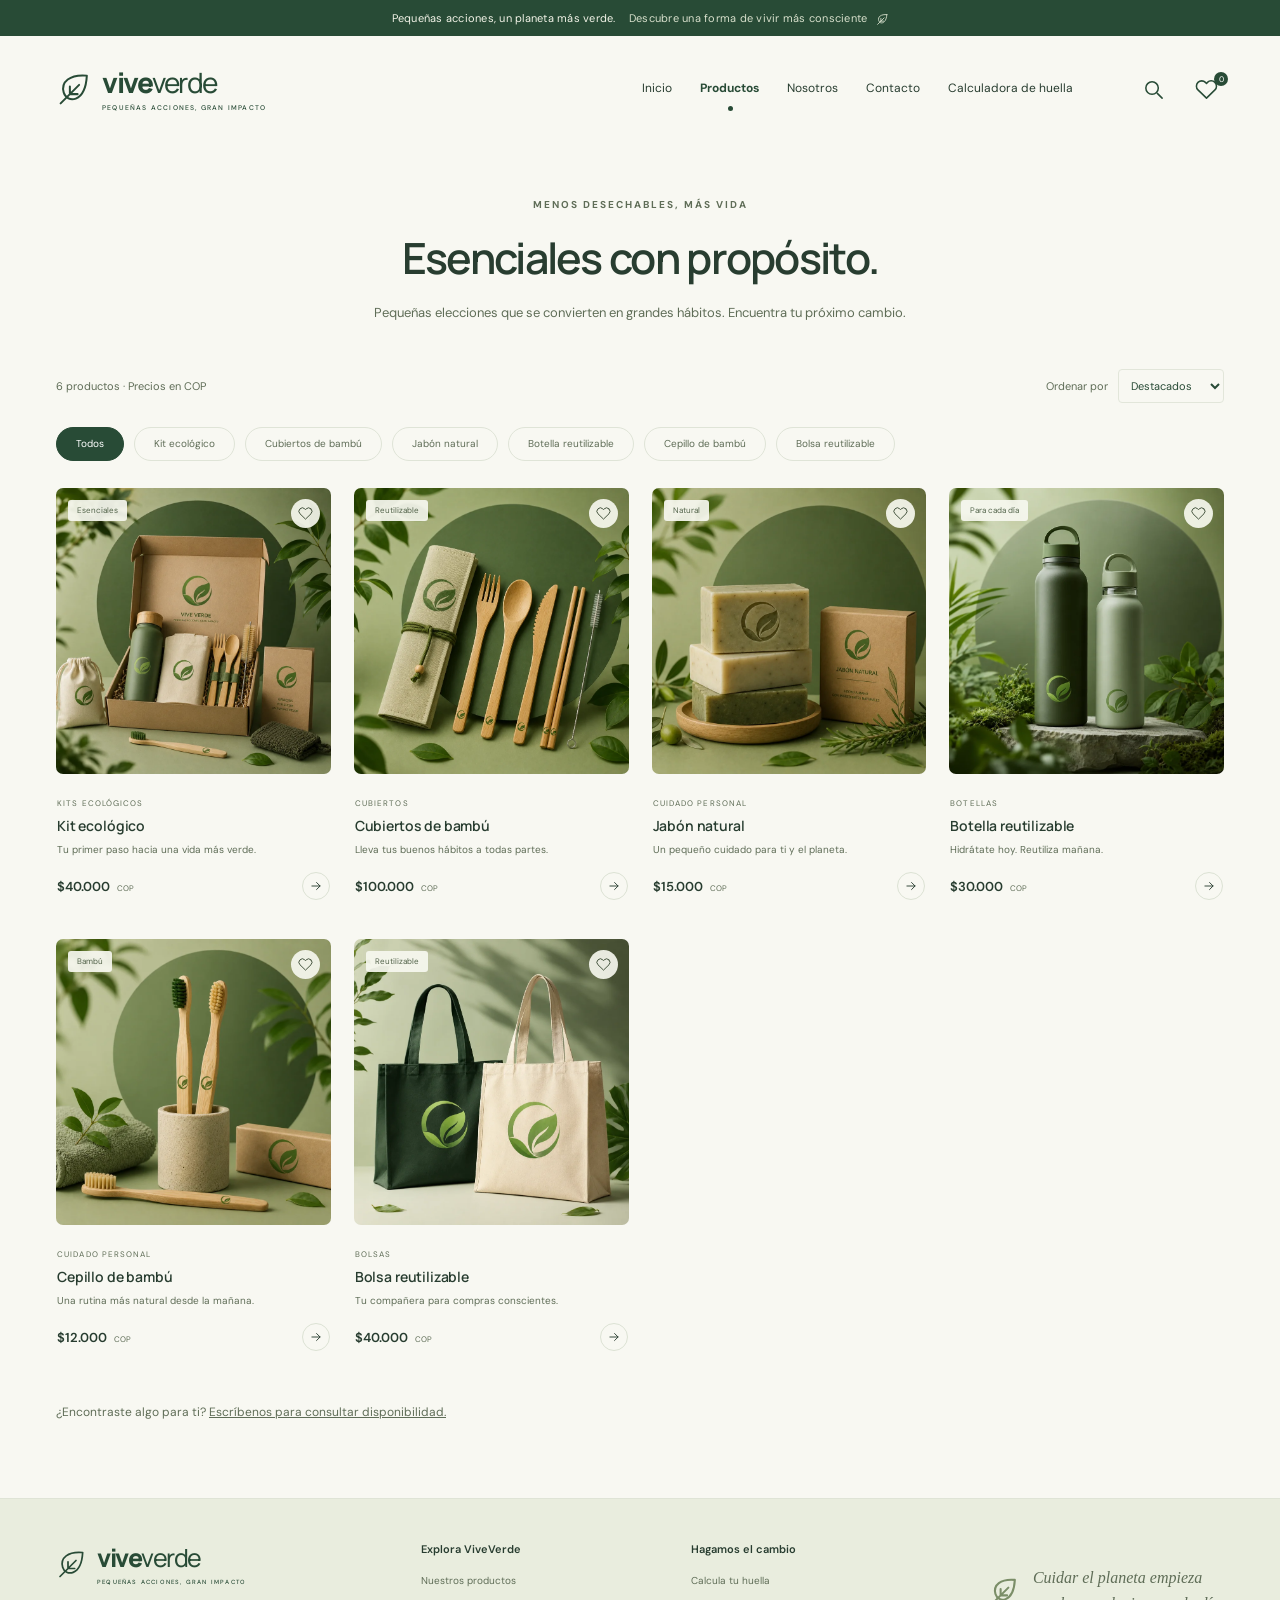
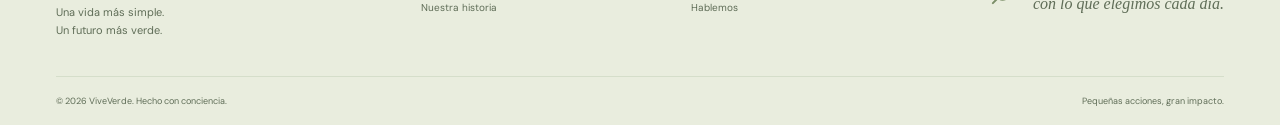
<file: proyecto/productos.html>
<!doctype html>
<html lang="es">
  <head>
    <meta charset="UTF-8" />
    <meta name="viewport" content="width=device-width, initial-scale=1.0" />
    <meta
      name="description"
      content="ViveVerde: productos ecológicos y reutilizables para hacer de cada día una elección más consciente."
    />
    <meta name="theme-color" content="#284b36" />
    <title>ViveVerde | Nuestros productos</title>
    <link rel="icon" href="assets/favicon.svg" type="image/svg+xml" />
    <link rel="stylesheet" href="css/main.css" />
    <script src="js/main.js" defer></script>
  </head>
  <body>
    <a class="skip-link" href="#contenido">Saltar al contenido</a>
    <div class="announcement" role="region" aria-label="Nuestro propósito">
      Pequeñas acciones, un planeta más verde.
      <span
        >Descubre una forma de vivir más consciente
        <svg
          viewBox="0 0 24 24"
          fill="none"
          stroke="currentColor"
          stroke-width="1.6"
          stroke-linecap="round"
          stroke-linejoin="round"
          aria-hidden="true"
        >
          <path d="M20 3C9 2 3 7 5 14c2 7 14 7 15-11Z" />
          <path d="M3 21 15 9M9 15v-5m0 5h5" /></svg
      ></span>
    </div>
    <header class="header shell">
      <a class="brand" href="index.html" aria-label="ViveVerde, inicio"
        ><svg
          viewBox="0 0 24 24"
          fill="none"
          stroke="currentColor"
          stroke-width="1.6"
          stroke-linecap="round"
          stroke-linejoin="round"
          aria-hidden="true"
        >
          <path d="M20 3C9 2 3 7 5 14c2 7 14 7 15-11Z" />
          <path d="M3 21 15 9M9 15v-5m0 5h5" /></svg
        ><span
          >vive<span class="brand-light">verde</span
          ><small>PEQUEÑAS ACCIONES, GRAN IMPACTO</small></span
        ></a
      >
      <nav class="nav" id="navigation" aria-label="Navegación principal">
        <a href="index.html">Inicio</a
        ><a href="productos.html" aria-current="page">Productos</a
        ><a href="sobre-nosotros.html">Nosotros</a
        ><a href="contacto.html">Contacto</a
        ><a href="calculadora.html">Calculadora de huella</a>
      </nav>
      <div class="header-actions">
        <button
          class="icon-button"
          id="search-open"
          aria-label="Buscar productos"
        >
          <svg
            viewBox="0 0 24 24"
            fill="none"
            stroke="currentColor"
            stroke-width="1.6"
            stroke-linecap="round"
            stroke-linejoin="round"
            aria-hidden="true"
          >
            <circle cx="10.5" cy="10.5" r="6.5" />
            <path d="m16 16 5 5" />
          </svg></button
        ><a
          class="icon-button saved-link"
          href="productos.html?favoritos=1"
          aria-label="Ver favoritos"
          ><svg
            viewBox="0 0 24 24"
            fill="none"
            stroke="currentColor"
            stroke-width="1.6"
            stroke-linecap="round"
            stroke-linejoin="round"
            aria-hidden="true"
          >
            <path
              d="M20.8 4.6a5.5 5.5 0 0 0-7.8 0L12 5.7l-1.1-1.1a5.5 5.5 0 0 0-7.8 7.8L12 21l8.8-8.6a5.5 5.5 0 0 0 0-7.8Z"
            /></svg
          ><span id="favorite-count">0</span></a
        ><button
          class="icon-button menu-button"
          aria-label="Abrir menú"
          aria-expanded="false"
          aria-controls="navigation"
        >
          <svg
            viewBox="0 0 24 24"
            fill="none"
            stroke="currentColor"
            stroke-width="1.6"
            stroke-linecap="round"
            stroke-linejoin="round"
            aria-hidden="true"
          >
            <path d="M4 6h16M4 12h16M4 18h16" />
          </svg>
        </button>
      </div>
    </header>
    <main id="contenido">
      <div class="page-intro shell">
        <span class="eyebrow">MENOS DESECHABLES, MÁS VIDA</span>
        <h1>Esenciales con propósito.</h1>
        <p>
          Pequeñas elecciones que se convierten en grandes hábitos. Encuentra tu
          próximo cambio.
        </p>
      </div>
      <section class="shell catalog-section">
        <div class="catalog-toolbar">
          <p id="results-count">6 productos · Precios en COP</p>
          <label class="sort-label"
            >Ordenar por
            <select id="product-sort">
              <option value="default">Destacados</option>
              <option value="asc">Menor precio</option>
              <option value="desc">Mayor precio</option>
            </select></label
          >
        </div>
        <nav class="category-tabs" aria-label="Categorías">
          <a class="category-tab" aria-current="page" href="productos.html"
            >Todos</a
          ><a class="category-tab" href="kit.html">Kit ecológico</a
          ><a class="category-tab" href="cubiertos.html">Cubiertos de bambú</a
          ><a class="category-tab" href="jabones.html">Jabón natural</a
          ><a class="category-tab" href="botellas.html">Botella reutilizable</a
          ><a class="category-tab" href="cepillos.html">Cepillo de bambú</a
          ><a class="category-tab" href="bolsas.html">Bolsa reutilizable</a>
        </nav>
        <div class="product-grid catalog-grid">
          <article
            class="product-card"
            data-category="Kits ecológicos"
            data-search="kit ecológico kits ecológicos tu primer paso hacia una vida más verde."
            data-product-id="kit"
          >
            <div class="product-photo">
              <a href="kit.html" aria-label="Explorar Kit ecológico"
                ><img
                  src="assets/productos/kit.webp"
                  alt="Kit ecológico"
                  loading="lazy"
                  width="600"
                  height="600" /></a
              ><span class="product-badge">Esenciales</span
              ><button
                class="favorite-button"
                data-favorite="kit"
                aria-label="Guardar Kit ecológico en favoritos"
                aria-pressed="false"
              >
                <svg
                  viewBox="0 0 24 24"
                  fill="none"
                  stroke="currentColor"
                  stroke-width="1.6"
                  stroke-linecap="round"
                  stroke-linejoin="round"
                  aria-hidden="true"
                >
                  <path
                    d="M20.8 4.6a5.5 5.5 0 0 0-7.8 0L12 5.7l-1.1-1.1a5.5 5.5 0 0 0-7.8 7.8L12 21l8.8-8.6a5.5 5.5 0 0 0 0-7.8Z"
                  />
                </svg>
              </button>
            </div>
            <div class="product-info">
              <span class="product-category">Kits ecológicos</span>
              <h3><a href="kit.html">Kit ecológico</a></h3>
              <p>Tu primer paso hacia una vida más verde.</p>
              <div class="product-bottom">
                <span>$40.000 <small>COP</small></span
                ><a
                  href="kit.html"
                  class="product-arrow"
                  aria-label="Ver Kit ecológico"
                  ><svg
                    viewBox="0 0 24 24"
                    fill="none"
                    stroke="currentColor"
                    stroke-width="1.6"
                    stroke-linecap="round"
                    stroke-linejoin="round"
                    aria-hidden="true"
                  >
                    <path d="M5 12h14m-6-6 6 6-6 6" /></svg
                ></a>
              </div>
            </div>
          </article>
          <article
            class="product-card"
            data-category="Cubiertos"
            data-search="cubiertos de bambú cubiertos lleva tus buenos hábitos a todas partes."
            data-product-id="cubiertos"
          >
            <div class="product-photo">
              <a href="cubiertos.html" aria-label="Explorar Cubiertos de bambú"
                ><img
                  src="assets/productos/cubiertos.webp"
                  alt="Cubiertos de bambú"
                  loading="lazy"
                  width="600"
                  height="600" /></a
              ><span class="product-badge">Reutilizable</span
              ><button
                class="favorite-button"
                data-favorite="cubiertos"
                aria-label="Guardar Cubiertos de bambú en favoritos"
                aria-pressed="false"
              >
                <svg
                  viewBox="0 0 24 24"
                  fill="none"
                  stroke="currentColor"
                  stroke-width="1.6"
                  stroke-linecap="round"
                  stroke-linejoin="round"
                  aria-hidden="true"
                >
                  <path
                    d="M20.8 4.6a5.5 5.5 0 0 0-7.8 0L12 5.7l-1.1-1.1a5.5 5.5 0 0 0-7.8 7.8L12 21l8.8-8.6a5.5 5.5 0 0 0 0-7.8Z"
                  />
                </svg>
              </button>
            </div>
            <div class="product-info">
              <span class="product-category">Cubiertos</span>
              <h3><a href="cubiertos.html">Cubiertos de bambú</a></h3>
              <p>Lleva tus buenos hábitos a todas partes.</p>
              <div class="product-bottom">
                <span>$100.000 <small>COP</small></span
                ><a
                  href="cubiertos.html"
                  class="product-arrow"
                  aria-label="Ver Cubiertos de bambú"
                  ><svg
                    viewBox="0 0 24 24"
                    fill="none"
                    stroke="currentColor"
                    stroke-width="1.6"
                    stroke-linecap="round"
                    stroke-linejoin="round"
                    aria-hidden="true"
                  >
                    <path d="M5 12h14m-6-6 6 6-6 6" /></svg
                ></a>
              </div>
            </div>
          </article>
          <article
            class="product-card"
            data-category="Cuidado personal"
            data-search="jabón natural cuidado personal un pequeño cuidado para ti y el planeta."
            data-product-id="jabones"
          >
            <div class="product-photo">
              <a href="jabones.html" aria-label="Explorar Jabón natural"
                ><img
                  src="assets/productos/jabon.webp"
                  alt="Jabón natural"
                  loading="lazy"
                  width="600"
                  height="600" /></a
              ><span class="product-badge">Natural</span
              ><button
                class="favorite-button"
                data-favorite="jabones"
                aria-label="Guardar Jabón natural en favoritos"
                aria-pressed="false"
              >
                <svg
                  viewBox="0 0 24 24"
                  fill="none"
                  stroke="currentColor"
                  stroke-width="1.6"
                  stroke-linecap="round"
                  stroke-linejoin="round"
                  aria-hidden="true"
                >
                  <path
                    d="M20.8 4.6a5.5 5.5 0 0 0-7.8 0L12 5.7l-1.1-1.1a5.5 5.5 0 0 0-7.8 7.8L12 21l8.8-8.6a5.5 5.5 0 0 0 0-7.8Z"
                  />
                </svg>
              </button>
            </div>
            <div class="product-info">
              <span class="product-category">Cuidado personal</span>
              <h3><a href="jabones.html">Jabón natural</a></h3>
              <p>Un pequeño cuidado para ti y el planeta.</p>
              <div class="product-bottom">
                <span>$15.000 <small>COP</small></span
                ><a
                  href="jabones.html"
                  class="product-arrow"
                  aria-label="Ver Jabón natural"
                  ><svg
                    viewBox="0 0 24 24"
                    fill="none"
                    stroke="currentColor"
                    stroke-width="1.6"
                    stroke-linecap="round"
                    stroke-linejoin="round"
                    aria-hidden="true"
                  >
                    <path d="M5 12h14m-6-6 6 6-6 6" /></svg
                ></a>
              </div>
            </div>
          </article>
          <article
            class="product-card"
            data-category="Botellas"
            data-search="botella reutilizable botellas hidrátate hoy. reutiliza mañana."
            data-product-id="botellas"
          >
            <div class="product-photo">
              <a href="botellas.html" aria-label="Explorar Botella reutilizable"
                ><img
                  src="assets/productos/botella ecologica.webp"
                  alt="Botella reutilizable"
                  loading="lazy"
                  width="600"
                  height="600" /></a
              ><span class="product-badge">Para cada día</span
              ><button
                class="favorite-button"
                data-favorite="botellas"
                aria-label="Guardar Botella reutilizable en favoritos"
                aria-pressed="false"
              >
                <svg
                  viewBox="0 0 24 24"
                  fill="none"
                  stroke="currentColor"
                  stroke-width="1.6"
                  stroke-linecap="round"
                  stroke-linejoin="round"
                  aria-hidden="true"
                >
                  <path
                    d="M20.8 4.6a5.5 5.5 0 0 0-7.8 0L12 5.7l-1.1-1.1a5.5 5.5 0 0 0-7.8 7.8L12 21l8.8-8.6a5.5 5.5 0 0 0 0-7.8Z"
                  />
                </svg>
              </button>
            </div>
            <div class="product-info">
              <span class="product-category">Botellas</span>
              <h3><a href="botellas.html">Botella reutilizable</a></h3>
              <p>Hidrátate hoy. Reutiliza mañana.</p>
              <div class="product-bottom">
                <span>$30.000 <small>COP</small></span
                ><a
                  href="botellas.html"
                  class="product-arrow"
                  aria-label="Ver Botella reutilizable"
                  ><svg
                    viewBox="0 0 24 24"
                    fill="none"
                    stroke="currentColor"
                    stroke-width="1.6"
                    stroke-linecap="round"
                    stroke-linejoin="round"
                    aria-hidden="true"
                  >
                    <path d="M5 12h14m-6-6 6 6-6 6" /></svg
                ></a>
              </div>
            </div>
          </article>
          <article
            class="product-card"
            data-category="Cuidado personal"
            data-search="cepillo de bambú cuidado personal una rutina más natural desde la mañana."
            data-product-id="cepillos"
          >
            <div class="product-photo">
              <a href="cepillos.html" aria-label="Explorar Cepillo de bambú"
                ><img
                  src="assets/productos/cepillos bambu.webp"
                  alt="Cepillo de bambú"
                  loading="lazy"
                  width="600"
                  height="600" /></a
              ><span class="product-badge">Bambú</span
              ><button
                class="favorite-button"
                data-favorite="cepillos"
                aria-label="Guardar Cepillo de bambú en favoritos"
                aria-pressed="false"
              >
                <svg
                  viewBox="0 0 24 24"
                  fill="none"
                  stroke="currentColor"
                  stroke-width="1.6"
                  stroke-linecap="round"
                  stroke-linejoin="round"
                  aria-hidden="true"
                >
                  <path
                    d="M20.8 4.6a5.5 5.5 0 0 0-7.8 0L12 5.7l-1.1-1.1a5.5 5.5 0 0 0-7.8 7.8L12 21l8.8-8.6a5.5 5.5 0 0 0 0-7.8Z"
                  />
                </svg>
              </button>
            </div>
            <div class="product-info">
              <span class="product-category">Cuidado personal</span>
              <h3><a href="cepillos.html">Cepillo de bambú</a></h3>
              <p>Una rutina más natural desde la mañana.</p>
              <div class="product-bottom">
                <span>$12.000 <small>COP</small></span
                ><a
                  href="cepillos.html"
                  class="product-arrow"
                  aria-label="Ver Cepillo de bambú"
                  ><svg
                    viewBox="0 0 24 24"
                    fill="none"
                    stroke="currentColor"
                    stroke-width="1.6"
                    stroke-linecap="round"
                    stroke-linejoin="round"
                    aria-hidden="true"
                  >
                    <path d="M5 12h14m-6-6 6 6-6 6" /></svg
                ></a>
              </div>
            </div>
          </article>
          <article
            class="product-card"
            data-category="Bolsas"
            data-search="bolsa reutilizable bolsas tu compañera para compras conscientes."
            data-product-id="bolsas"
          >
            <div class="product-photo">
              <a href="bolsas.html" aria-label="Explorar Bolsa reutilizable"
                ><img
                  src="assets/productos/bolsas ecologica.webp"
                  alt="Bolsa reutilizable"
                  loading="lazy"
                  width="600"
                  height="600" /></a
              ><span class="product-badge">Reutilizable</span
              ><button
                class="favorite-button"
                data-favorite="bolsas"
                aria-label="Guardar Bolsa reutilizable en favoritos"
                aria-pressed="false"
              >
                <svg
                  viewBox="0 0 24 24"
                  fill="none"
                  stroke="currentColor"
                  stroke-width="1.6"
                  stroke-linecap="round"
                  stroke-linejoin="round"
                  aria-hidden="true"
                >
                  <path
                    d="M20.8 4.6a5.5 5.5 0 0 0-7.8 0L12 5.7l-1.1-1.1a5.5 5.5 0 0 0-7.8 7.8L12 21l8.8-8.6a5.5 5.5 0 0 0 0-7.8Z"
                  />
                </svg>
              </button>
            </div>
            <div class="product-info">
              <span class="product-category">Bolsas</span>
              <h3><a href="bolsas.html">Bolsa reutilizable</a></h3>
              <p>Tu compañera para compras conscientes.</p>
              <div class="product-bottom">
                <span>$40.000 <small>COP</small></span
                ><a
                  href="bolsas.html"
                  class="product-arrow"
                  aria-label="Ver Bolsa reutilizable"
                  ><svg
                    viewBox="0 0 24 24"
                    fill="none"
                    stroke="currentColor"
                    stroke-width="1.6"
                    stroke-linecap="round"
                    stroke-linejoin="round"
                    aria-hidden="true"
                  >
                    <path d="M5 12h14m-6-6 6 6-6 6" /></svg
                ></a>
              </div>
            </div>
          </article>
        </div>
        <template id="variant-products"
          ><article
            class="product-card"
            data-category="Kits ecológicos"
            data-search="kit ecológico · modelo 1 kits ecológicos tu primer paso hacia una vida más verde."
            data-product-id="kit-0"
          >
            <div class="product-photo">
              <a href="kit.html" aria-label="Explorar Kit ecológico · Modelo 1"
                ><img
                  src="assets/productos/kit-eco/image.webp"
                  alt="Kit ecológico · Modelo 1"
                  loading="lazy"
                  width="600"
                  height="600" /></a
              ><span class="product-badge">Esenciales</span
              ><button
                class="favorite-button"
                data-favorite="kit-0"
                aria-label="Guardar Kit ecológico · Modelo 1 en favoritos"
                aria-pressed="false"
              >
                <svg
                  viewBox="0 0 24 24"
                  fill="none"
                  stroke="currentColor"
                  stroke-width="1.6"
                  stroke-linecap="round"
                  stroke-linejoin="round"
                  aria-hidden="true"
                >
                  <path
                    d="M20.8 4.6a5.5 5.5 0 0 0-7.8 0L12 5.7l-1.1-1.1a5.5 5.5 0 0 0-7.8 7.8L12 21l8.8-8.6a5.5 5.5 0 0 0 0-7.8Z"
                  />
                </svg>
              </button>
            </div>
            <div class="product-info">
              <span class="product-category">Kits ecológicos</span>
              <h3><a href="kit.html">Kit ecológico · Modelo 1</a></h3>
              <p>Tu primer paso hacia una vida más verde.</p>
              <div class="product-bottom">
                <span>$40.000 <small>COP</small></span
                ><a
                  href="kit.html"
                  class="product-arrow"
                  aria-label="Ver Kit ecológico · Modelo 1"
                  ><svg
                    viewBox="0 0 24 24"
                    fill="none"
                    stroke="currentColor"
                    stroke-width="1.6"
                    stroke-linecap="round"
                    stroke-linejoin="round"
                    aria-hidden="true"
                  >
                    <path d="M5 12h14m-6-6 6 6-6 6" /></svg
                ></a>
              </div>
            </div>
          </article>
          <article
            class="product-card"
            data-category="Kits ecológicos"
            data-search="kit ecológico · modelo 2 kits ecológicos tu primer paso hacia una vida más verde."
            data-product-id="kit-1"
          >
            <div class="product-photo">
              <a href="kit.html" aria-label="Explorar Kit ecológico · Modelo 2"
                ><img
                  src="assets/productos/kit-eco/image (1).webp"
                  alt="Kit ecológico · Modelo 2"
                  loading="lazy"
                  width="600"
                  height="600" /></a
              ><span class="product-badge">Esenciales</span
              ><button
                class="favorite-button"
                data-favorite="kit-1"
                aria-label="Guardar Kit ecológico · Modelo 2 en favoritos"
                aria-pressed="false"
              >
                <svg
                  viewBox="0 0 24 24"
                  fill="none"
                  stroke="currentColor"
                  stroke-width="1.6"
                  stroke-linecap="round"
                  stroke-linejoin="round"
                  aria-hidden="true"
                >
                  <path
                    d="M20.8 4.6a5.5 5.5 0 0 0-7.8 0L12 5.7l-1.1-1.1a5.5 5.5 0 0 0-7.8 7.8L12 21l8.8-8.6a5.5 5.5 0 0 0 0-7.8Z"
                  />
                </svg>
              </button>
            </div>
            <div class="product-info">
              <span class="product-category">Kits ecológicos</span>
              <h3><a href="kit.html">Kit ecológico · Modelo 2</a></h3>
              <p>Tu primer paso hacia una vida más verde.</p>
              <div class="product-bottom">
                <span>$30.000 <small>COP</small></span
                ><a
                  href="kit.html"
                  class="product-arrow"
                  aria-label="Ver Kit ecológico · Modelo 2"
                  ><svg
                    viewBox="0 0 24 24"
                    fill="none"
                    stroke="currentColor"
                    stroke-width="1.6"
                    stroke-linecap="round"
                    stroke-linejoin="round"
                    aria-hidden="true"
                  >
                    <path d="M5 12h14m-6-6 6 6-6 6" /></svg
                ></a>
              </div>
            </div>
          </article>
          <article
            class="product-card"
            data-category="Kits ecológicos"
            data-search="kit ecológico · modelo 3 kits ecológicos tu primer paso hacia una vida más verde."
            data-product-id="kit-2"
          >
            <div class="product-photo">
              <a href="kit.html" aria-label="Explorar Kit ecológico · Modelo 3"
                ><img
                  src="assets/productos/kit-eco/image (2).webp"
                  alt="Kit ecológico · Modelo 3"
                  loading="lazy"
                  width="600"
                  height="600" /></a
              ><span class="product-badge">Esenciales</span
              ><button
                class="favorite-button"
                data-favorite="kit-2"
                aria-label="Guardar Kit ecológico · Modelo 3 en favoritos"
                aria-pressed="false"
              >
                <svg
                  viewBox="0 0 24 24"
                  fill="none"
                  stroke="currentColor"
                  stroke-width="1.6"
                  stroke-linecap="round"
                  stroke-linejoin="round"
                  aria-hidden="true"
                >
                  <path
                    d="M20.8 4.6a5.5 5.5 0 0 0-7.8 0L12 5.7l-1.1-1.1a5.5 5.5 0 0 0-7.8 7.8L12 21l8.8-8.6a5.5 5.5 0 0 0 0-7.8Z"
                  />
                </svg>
              </button>
            </div>
            <div class="product-info">
              <span class="product-category">Kits ecológicos</span>
              <h3><a href="kit.html">Kit ecológico · Modelo 3</a></h3>
              <p>Tu primer paso hacia una vida más verde.</p>
              <div class="product-bottom">
                <span>$15.000 <small>COP</small></span
                ><a
                  href="kit.html"
                  class="product-arrow"
                  aria-label="Ver Kit ecológico · Modelo 3"
                  ><svg
                    viewBox="0 0 24 24"
                    fill="none"
                    stroke="currentColor"
                    stroke-width="1.6"
                    stroke-linecap="round"
                    stroke-linejoin="round"
                    aria-hidden="true"
                  >
                    <path d="M5 12h14m-6-6 6 6-6 6" /></svg
                ></a>
              </div>
            </div>
          </article>
          <article
            class="product-card"
            data-category="Kits ecológicos"
            data-search="kit ecológico · modelo 4 kits ecológicos tu primer paso hacia una vida más verde."
            data-product-id="kit-3"
          >
            <div class="product-photo">
              <a href="kit.html" aria-label="Explorar Kit ecológico · Modelo 4"
                ><img
                  src="assets/productos/kit-eco/image (3).webp"
                  alt="Kit ecológico · Modelo 4"
                  loading="lazy"
                  width="600"
                  height="600" /></a
              ><span class="product-badge">Esenciales</span
              ><button
                class="favorite-button"
                data-favorite="kit-3"
                aria-label="Guardar Kit ecológico · Modelo 4 en favoritos"
                aria-pressed="false"
              >
                <svg
                  viewBox="0 0 24 24"
                  fill="none"
                  stroke="currentColor"
                  stroke-width="1.6"
                  stroke-linecap="round"
                  stroke-linejoin="round"
                  aria-hidden="true"
                >
                  <path
                    d="M20.8 4.6a5.5 5.5 0 0 0-7.8 0L12 5.7l-1.1-1.1a5.5 5.5 0 0 0-7.8 7.8L12 21l8.8-8.6a5.5 5.5 0 0 0 0-7.8Z"
                  />
                </svg>
              </button>
            </div>
            <div class="product-info">
              <span class="product-category">Kits ecológicos</span>
              <h3><a href="kit.html">Kit ecológico · Modelo 4</a></h3>
              <p>Tu primer paso hacia una vida más verde.</p>
              <div class="product-bottom">
                <span>$12.000 <small>COP</small></span
                ><a
                  href="kit.html"
                  class="product-arrow"
                  aria-label="Ver Kit ecológico · Modelo 4"
                  ><svg
                    viewBox="0 0 24 24"
                    fill="none"
                    stroke="currentColor"
                    stroke-width="1.6"
                    stroke-linecap="round"
                    stroke-linejoin="round"
                    aria-hidden="true"
                  >
                    <path d="M5 12h14m-6-6 6 6-6 6" /></svg
                ></a>
              </div>
            </div>
          </article>
          <article
            class="product-card"
            data-category="Cubiertos"
            data-search="cubiertos de bambú · modelo 1 cubiertos lleva tus buenos hábitos a todas partes."
            data-product-id="cubiertos-0"
          >
            <div class="product-photo">
              <a
                href="cubiertos.html"
                aria-label="Explorar Cubiertos de bambú · Modelo 1"
                ><img
                  src="assets/productos/cubiertos-eco/image.webp"
                  alt="Cubiertos de bambú · Modelo 1"
                  loading="lazy"
                  width="600"
                  height="600" /></a
              ><span class="product-badge">Reutilizable</span
              ><button
                class="favorite-button"
                data-favorite="cubiertos-0"
                aria-label="Guardar Cubiertos de bambú · Modelo 1 en favoritos"
                aria-pressed="false"
              >
                <svg
                  viewBox="0 0 24 24"
                  fill="none"
                  stroke="currentColor"
                  stroke-width="1.6"
                  stroke-linecap="round"
                  stroke-linejoin="round"
                  aria-hidden="true"
                >
                  <path
                    d="M20.8 4.6a5.5 5.5 0 0 0-7.8 0L12 5.7l-1.1-1.1a5.5 5.5 0 0 0-7.8 7.8L12 21l8.8-8.6a5.5 5.5 0 0 0 0-7.8Z"
                  />
                </svg>
              </button>
            </div>
            <div class="product-info">
              <span class="product-category">Cubiertos</span>
              <h3>
                <a href="cubiertos.html">Cubiertos de bambú · Modelo 1</a>
              </h3>
              <p>Lleva tus buenos hábitos a todas partes.</p>
              <div class="product-bottom">
                <span>$100.000 <small>COP</small></span
                ><a
                  href="cubiertos.html"
                  class="product-arrow"
                  aria-label="Ver Cubiertos de bambú · Modelo 1"
                  ><svg
                    viewBox="0 0 24 24"
                    fill="none"
                    stroke="currentColor"
                    stroke-width="1.6"
                    stroke-linecap="round"
                    stroke-linejoin="round"
                    aria-hidden="true"
                  >
                    <path d="M5 12h14m-6-6 6 6-6 6" /></svg
                ></a>
              </div>
            </div>
          </article>
          <article
            class="product-card"
            data-category="Cubiertos"
            data-search="cubiertos de bambú · modelo 2 cubiertos lleva tus buenos hábitos a todas partes."
            data-product-id="cubiertos-1"
          >
            <div class="product-photo">
              <a
                href="cubiertos.html"
                aria-label="Explorar Cubiertos de bambú · Modelo 2"
                ><img
                  src="assets/productos/cubiertos-eco/image (1).webp"
                  alt="Cubiertos de bambú · Modelo 2"
                  loading="lazy"
                  width="600"
                  height="600" /></a
              ><span class="product-badge">Reutilizable</span
              ><button
                class="favorite-button"
                data-favorite="cubiertos-1"
                aria-label="Guardar Cubiertos de bambú · Modelo 2 en favoritos"
                aria-pressed="false"
              >
                <svg
                  viewBox="0 0 24 24"
                  fill="none"
                  stroke="currentColor"
                  stroke-width="1.6"
                  stroke-linecap="round"
                  stroke-linejoin="round"
                  aria-hidden="true"
                >
                  <path
                    d="M20.8 4.6a5.5 5.5 0 0 0-7.8 0L12 5.7l-1.1-1.1a5.5 5.5 0 0 0-7.8 7.8L12 21l8.8-8.6a5.5 5.5 0 0 0 0-7.8Z"
                  />
                </svg>
              </button>
            </div>
            <div class="product-info">
              <span class="product-category">Cubiertos</span>
              <h3>
                <a href="cubiertos.html">Cubiertos de bambú · Modelo 2</a>
              </h3>
              <p>Lleva tus buenos hábitos a todas partes.</p>
              <div class="product-bottom">
                <span>$100.000 <small>COP</small></span
                ><a
                  href="cubiertos.html"
                  class="product-arrow"
                  aria-label="Ver Cubiertos de bambú · Modelo 2"
                  ><svg
                    viewBox="0 0 24 24"
                    fill="none"
                    stroke="currentColor"
                    stroke-width="1.6"
                    stroke-linecap="round"
                    stroke-linejoin="round"
                    aria-hidden="true"
                  >
                    <path d="M5 12h14m-6-6 6 6-6 6" /></svg
                ></a>
              </div>
            </div>
          </article>
          <article
            class="product-card"
            data-category="Cubiertos"
            data-search="cubiertos de bambú · modelo 3 cubiertos lleva tus buenos hábitos a todas partes."
            data-product-id="cubiertos-2"
          >
            <div class="product-photo">
              <a
                href="cubiertos.html"
                aria-label="Explorar Cubiertos de bambú · Modelo 3"
                ><img
                  src="assets/productos/cubiertos-eco/image (2).webp"
                  alt="Cubiertos de bambú · Modelo 3"
                  loading="lazy"
                  width="600"
                  height="600" /></a
              ><span class="product-badge">Reutilizable</span
              ><button
                class="favorite-button"
                data-favorite="cubiertos-2"
                aria-label="Guardar Cubiertos de bambú · Modelo 3 en favoritos"
                aria-pressed="false"
              >
                <svg
                  viewBox="0 0 24 24"
                  fill="none"
                  stroke="currentColor"
                  stroke-width="1.6"
                  stroke-linecap="round"
                  stroke-linejoin="round"
                  aria-hidden="true"
                >
                  <path
                    d="M20.8 4.6a5.5 5.5 0 0 0-7.8 0L12 5.7l-1.1-1.1a5.5 5.5 0 0 0-7.8 7.8L12 21l8.8-8.6a5.5 5.5 0 0 0 0-7.8Z"
                  />
                </svg>
              </button>
            </div>
            <div class="product-info">
              <span class="product-category">Cubiertos</span>
              <h3>
                <a href="cubiertos.html">Cubiertos de bambú · Modelo 3</a>
              </h3>
              <p>Lleva tus buenos hábitos a todas partes.</p>
              <div class="product-bottom">
                <span>$100.000 <small>COP</small></span
                ><a
                  href="cubiertos.html"
                  class="product-arrow"
                  aria-label="Ver Cubiertos de bambú · Modelo 3"
                  ><svg
                    viewBox="0 0 24 24"
                    fill="none"
                    stroke="currentColor"
                    stroke-width="1.6"
                    stroke-linecap="round"
                    stroke-linejoin="round"
                    aria-hidden="true"
                  >
                    <path d="M5 12h14m-6-6 6 6-6 6" /></svg
                ></a>
              </div>
            </div>
          </article>
          <article
            class="product-card"
            data-category="Cubiertos"
            data-search="cubiertos de bambú · modelo 4 cubiertos lleva tus buenos hábitos a todas partes."
            data-product-id="cubiertos-3"
          >
            <div class="product-photo">
              <a
                href="cubiertos.html"
                aria-label="Explorar Cubiertos de bambú · Modelo 4"
                ><img
                  src="assets/productos/cubiertos-eco/image (3).webp"
                  alt="Cubiertos de bambú · Modelo 4"
                  loading="lazy"
                  width="600"
                  height="600" /></a
              ><span class="product-badge">Reutilizable</span
              ><button
                class="favorite-button"
                data-favorite="cubiertos-3"
                aria-label="Guardar Cubiertos de bambú · Modelo 4 en favoritos"
                aria-pressed="false"
              >
                <svg
                  viewBox="0 0 24 24"
                  fill="none"
                  stroke="currentColor"
                  stroke-width="1.6"
                  stroke-linecap="round"
                  stroke-linejoin="round"
                  aria-hidden="true"
                >
                  <path
                    d="M20.8 4.6a5.5 5.5 0 0 0-7.8 0L12 5.7l-1.1-1.1a5.5 5.5 0 0 0-7.8 7.8L12 21l8.8-8.6a5.5 5.5 0 0 0 0-7.8Z"
                  />
                </svg>
              </button>
            </div>
            <div class="product-info">
              <span class="product-category">Cubiertos</span>
              <h3>
                <a href="cubiertos.html">Cubiertos de bambú · Modelo 4</a>
              </h3>
              <p>Lleva tus buenos hábitos a todas partes.</p>
              <div class="product-bottom">
                <span>$100.000 <small>COP</small></span
                ><a
                  href="cubiertos.html"
                  class="product-arrow"
                  aria-label="Ver Cubiertos de bambú · Modelo 4"
                  ><svg
                    viewBox="0 0 24 24"
                    fill="none"
                    stroke="currentColor"
                    stroke-width="1.6"
                    stroke-linecap="round"
                    stroke-linejoin="round"
                    aria-hidden="true"
                  >
                    <path d="M5 12h14m-6-6 6 6-6 6" /></svg
                ></a>
              </div>
            </div>
          </article>
          <article
            class="product-card"
            data-category="Cuidado personal"
            data-search="jabón natural · modelo 1 cuidado personal un pequeño cuidado para ti y el planeta."
            data-product-id="jabones-0"
          >
            <div class="product-photo">
              <a
                href="jabones.html"
                aria-label="Explorar Jabón natural · Modelo 1"
                ><img
                  src="assets/productos/jabon-eco/image (1).webp"
                  alt="Jabón natural · Modelo 1"
                  loading="lazy"
                  width="600"
                  height="600" /></a
              ><span class="product-badge">Natural</span
              ><button
                class="favorite-button"
                data-favorite="jabones-0"
                aria-label="Guardar Jabón natural · Modelo 1 en favoritos"
                aria-pressed="false"
              >
                <svg
                  viewBox="0 0 24 24"
                  fill="none"
                  stroke="currentColor"
                  stroke-width="1.6"
                  stroke-linecap="round"
                  stroke-linejoin="round"
                  aria-hidden="true"
                >
                  <path
                    d="M20.8 4.6a5.5 5.5 0 0 0-7.8 0L12 5.7l-1.1-1.1a5.5 5.5 0 0 0-7.8 7.8L12 21l8.8-8.6a5.5 5.5 0 0 0 0-7.8Z"
                  />
                </svg>
              </button>
            </div>
            <div class="product-info">
              <span class="product-category">Cuidado personal</span>
              <h3><a href="jabones.html">Jabón natural · Modelo 1</a></h3>
              <p>Un pequeño cuidado para ti y el planeta.</p>
              <div class="product-bottom">
                <span>$15.000 <small>COP</small></span
                ><a
                  href="jabones.html"
                  class="product-arrow"
                  aria-label="Ver Jabón natural · Modelo 1"
                  ><svg
                    viewBox="0 0 24 24"
                    fill="none"
                    stroke="currentColor"
                    stroke-width="1.6"
                    stroke-linecap="round"
                    stroke-linejoin="round"
                    aria-hidden="true"
                  >
                    <path d="M5 12h14m-6-6 6 6-6 6" /></svg
                ></a>
              </div>
            </div>
          </article>
          <article
            class="product-card"
            data-category="Cuidado personal"
            data-search="jabón natural · modelo 2 cuidado personal un pequeño cuidado para ti y el planeta."
            data-product-id="jabones-1"
          >
            <div class="product-photo">
              <a
                href="jabones.html"
                aria-label="Explorar Jabón natural · Modelo 2"
                ><img
                  src="assets/productos/jabon-eco/image (2).webp"
                  alt="Jabón natural · Modelo 2"
                  loading="lazy"
                  width="600"
                  height="600" /></a
              ><span class="product-badge">Natural</span
              ><button
                class="favorite-button"
                data-favorite="jabones-1"
                aria-label="Guardar Jabón natural · Modelo 2 en favoritos"
                aria-pressed="false"
              >
                <svg
                  viewBox="0 0 24 24"
                  fill="none"
                  stroke="currentColor"
                  stroke-width="1.6"
                  stroke-linecap="round"
                  stroke-linejoin="round"
                  aria-hidden="true"
                >
                  <path
                    d="M20.8 4.6a5.5 5.5 0 0 0-7.8 0L12 5.7l-1.1-1.1a5.5 5.5 0 0 0-7.8 7.8L12 21l8.8-8.6a5.5 5.5 0 0 0 0-7.8Z"
                  />
                </svg>
              </button>
            </div>
            <div class="product-info">
              <span class="product-category">Cuidado personal</span>
              <h3><a href="jabones.html">Jabón natural · Modelo 2</a></h3>
              <p>Un pequeño cuidado para ti y el planeta.</p>
              <div class="product-bottom">
                <span>$15.000 <small>COP</small></span
                ><a
                  href="jabones.html"
                  class="product-arrow"
                  aria-label="Ver Jabón natural · Modelo 2"
                  ><svg
                    viewBox="0 0 24 24"
                    fill="none"
                    stroke="currentColor"
                    stroke-width="1.6"
                    stroke-linecap="round"
                    stroke-linejoin="round"
                    aria-hidden="true"
                  >
                    <path d="M5 12h14m-6-6 6 6-6 6" /></svg
                ></a>
              </div>
            </div>
          </article>
          <article
            class="product-card"
            data-category="Cuidado personal"
            data-search="jabón natural · modelo 3 cuidado personal un pequeño cuidado para ti y el planeta."
            data-product-id="jabones-2"
          >
            <div class="product-photo">
              <a
                href="jabones.html"
                aria-label="Explorar Jabón natural · Modelo 3"
                ><img
                  src="assets/productos/jabon-eco/image (3).webp"
                  alt="Jabón natural · Modelo 3"
                  loading="lazy"
                  width="600"
                  height="600" /></a
              ><span class="product-badge">Natural</span
              ><button
                class="favorite-button"
                data-favorite="jabones-2"
                aria-label="Guardar Jabón natural · Modelo 3 en favoritos"
                aria-pressed="false"
              >
                <svg
                  viewBox="0 0 24 24"
                  fill="none"
                  stroke="currentColor"
                  stroke-width="1.6"
                  stroke-linecap="round"
                  stroke-linejoin="round"
                  aria-hidden="true"
                >
                  <path
                    d="M20.8 4.6a5.5 5.5 0 0 0-7.8 0L12 5.7l-1.1-1.1a5.5 5.5 0 0 0-7.8 7.8L12 21l8.8-8.6a5.5 5.5 0 0 0 0-7.8Z"
                  />
                </svg>
              </button>
            </div>
            <div class="product-info">
              <span class="product-category">Cuidado personal</span>
              <h3><a href="jabones.html">Jabón natural · Modelo 3</a></h3>
              <p>Un pequeño cuidado para ti y el planeta.</p>
              <div class="product-bottom">
                <span>$15.000 <small>COP</small></span
                ><a
                  href="jabones.html"
                  class="product-arrow"
                  aria-label="Ver Jabón natural · Modelo 3"
                  ><svg
                    viewBox="0 0 24 24"
                    fill="none"
                    stroke="currentColor"
                    stroke-width="1.6"
                    stroke-linecap="round"
                    stroke-linejoin="round"
                    aria-hidden="true"
                  >
                    <path d="M5 12h14m-6-6 6 6-6 6" /></svg
                ></a>
              </div>
            </div>
          </article>
          <article
            class="product-card"
            data-category="Cuidado personal"
            data-search="jabón natural · modelo 5 cuidado personal un pequeño cuidado para ti y el planeta."
            data-product-id="jabones-4"
          >
            <div class="product-photo">
              <a
                href="jabones.html"
                aria-label="Explorar Jabón natural · Modelo 5"
                ><img
                  src="assets/productos/jabon.webp"
                  alt="Jabón natural · Modelo 5"
                  loading="lazy"
                  width="600"
                  height="600" /></a
              ><span class="product-badge">Natural</span
              ><button
                class="favorite-button"
                data-favorite="jabones-4"
                aria-label="Guardar Jabón natural · Modelo 5 en favoritos"
                aria-pressed="false"
              >
                <svg
                  viewBox="0 0 24 24"
                  fill="none"
                  stroke="currentColor"
                  stroke-width="1.6"
                  stroke-linecap="round"
                  stroke-linejoin="round"
                  aria-hidden="true"
                >
                  <path
                    d="M20.8 4.6a5.5 5.5 0 0 0-7.8 0L12 5.7l-1.1-1.1a5.5 5.5 0 0 0-7.8 7.8L12 21l8.8-8.6a5.5 5.5 0 0 0 0-7.8Z"
                  />
                </svg>
              </button>
            </div>
            <div class="product-info">
              <span class="product-category">Cuidado personal</span>
              <h3><a href="jabones.html">Jabón natural · Modelo 5</a></h3>
              <p>Un pequeño cuidado para ti y el planeta.</p>
              <div class="product-bottom">
                <span>$15.000 <small>COP</small></span
                ><a
                  href="jabones.html"
                  class="product-arrow"
                  aria-label="Ver Jabón natural · Modelo 5"
                  ><svg
                    viewBox="0 0 24 24"
                    fill="none"
                    stroke="currentColor"
                    stroke-width="1.6"
                    stroke-linecap="round"
                    stroke-linejoin="round"
                    aria-hidden="true"
                  >
                    <path d="M5 12h14m-6-6 6 6-6 6" /></svg
                ></a>
              </div>
            </div>
          </article>
          <article
            class="product-card"
            data-category="Botellas"
            data-search="botella reutilizable · modelo 1 botellas hidrátate hoy. reutiliza mañana."
            data-product-id="botellas-0"
          >
            <div class="product-photo">
              <a
                href="botellas.html"
                aria-label="Explorar Botella reutilizable · Modelo 1"
                ><img
                  src="assets/productos/botellas/botella 2.webp"
                  alt="Botella reutilizable · Modelo 1"
                  loading="lazy"
                  width="600"
                  height="600" /></a
              ><span class="product-badge">Para cada día</span
              ><button
                class="favorite-button"
                data-favorite="botellas-0"
                aria-label="Guardar Botella reutilizable · Modelo 1 en favoritos"
                aria-pressed="false"
              >
                <svg
                  viewBox="0 0 24 24"
                  fill="none"
                  stroke="currentColor"
                  stroke-width="1.6"
                  stroke-linecap="round"
                  stroke-linejoin="round"
                  aria-hidden="true"
                >
                  <path
                    d="M20.8 4.6a5.5 5.5 0 0 0-7.8 0L12 5.7l-1.1-1.1a5.5 5.5 0 0 0-7.8 7.8L12 21l8.8-8.6a5.5 5.5 0 0 0 0-7.8Z"
                  />
                </svg>
              </button>
            </div>
            <div class="product-info">
              <span class="product-category">Botellas</span>
              <h3>
                <a href="botellas.html">Botella reutilizable · Modelo 1</a>
              </h3>
              <p>Hidrátate hoy. Reutiliza mañana.</p>
              <div class="product-bottom">
                <span>$30.000 <small>COP</small></span
                ><a
                  href="botellas.html"
                  class="product-arrow"
                  aria-label="Ver Botella reutilizable · Modelo 1"
                  ><svg
                    viewBox="0 0 24 24"
                    fill="none"
                    stroke="currentColor"
                    stroke-width="1.6"
                    stroke-linecap="round"
                    stroke-linejoin="round"
                    aria-hidden="true"
                  >
                    <path d="M5 12h14m-6-6 6 6-6 6" /></svg
                ></a>
              </div>
            </div>
          </article>
          <article
            class="product-card"
            data-category="Botellas"
            data-search="botella reutilizable · modelo 2 botellas hidrátate hoy. reutiliza mañana."
            data-product-id="botellas-1"
          >
            <div class="product-photo">
              <a
                href="botellas.html"
                aria-label="Explorar Botella reutilizable · Modelo 2"
                ><img
                  src="assets/productos/botellas/botella3.webp"
                  alt="Botella reutilizable · Modelo 2"
                  loading="lazy"
                  width="600"
                  height="600" /></a
              ><span class="product-badge">Para cada día</span
              ><button
                class="favorite-button"
                data-favorite="botellas-1"
                aria-label="Guardar Botella reutilizable · Modelo 2 en favoritos"
                aria-pressed="false"
              >
                <svg
                  viewBox="0 0 24 24"
                  fill="none"
                  stroke="currentColor"
                  stroke-width="1.6"
                  stroke-linecap="round"
                  stroke-linejoin="round"
                  aria-hidden="true"
                >
                  <path
                    d="M20.8 4.6a5.5 5.5 0 0 0-7.8 0L12 5.7l-1.1-1.1a5.5 5.5 0 0 0-7.8 7.8L12 21l8.8-8.6a5.5 5.5 0 0 0 0-7.8Z"
                  />
                </svg>
              </button>
            </div>
            <div class="product-info">
              <span class="product-category">Botellas</span>
              <h3>
                <a href="botellas.html">Botella reutilizable · Modelo 2</a>
              </h3>
              <p>Hidrátate hoy. Reutiliza mañana.</p>
              <div class="product-bottom">
                <span>$30.000 <small>COP</small></span
                ><a
                  href="botellas.html"
                  class="product-arrow"
                  aria-label="Ver Botella reutilizable · Modelo 2"
                  ><svg
                    viewBox="0 0 24 24"
                    fill="none"
                    stroke="currentColor"
                    stroke-width="1.6"
                    stroke-linecap="round"
                    stroke-linejoin="round"
                    aria-hidden="true"
                  >
                    <path d="M5 12h14m-6-6 6 6-6 6" /></svg
                ></a>
              </div>
            </div>
          </article>
          <article
            class="product-card"
            data-category="Botellas"
            data-search="botella reutilizable · modelo 3 botellas hidrátate hoy. reutiliza mañana."
            data-product-id="botellas-2"
          >
            <div class="product-photo">
              <a
                href="botellas.html"
                aria-label="Explorar Botella reutilizable · Modelo 3"
                ><img
                  src="assets/productos/botellas/botella4.webp"
                  alt="Botella reutilizable · Modelo 3"
                  loading="lazy"
                  width="600"
                  height="600" /></a
              ><span class="product-badge">Para cada día</span
              ><button
                class="favorite-button"
                data-favorite="botellas-2"
                aria-label="Guardar Botella reutilizable · Modelo 3 en favoritos"
                aria-pressed="false"
              >
                <svg
                  viewBox="0 0 24 24"
                  fill="none"
                  stroke="currentColor"
                  stroke-width="1.6"
                  stroke-linecap="round"
                  stroke-linejoin="round"
                  aria-hidden="true"
                >
                  <path
                    d="M20.8 4.6a5.5 5.5 0 0 0-7.8 0L12 5.7l-1.1-1.1a5.5 5.5 0 0 0-7.8 7.8L12 21l8.8-8.6a5.5 5.5 0 0 0 0-7.8Z"
                  />
                </svg>
              </button>
            </div>
            <div class="product-info">
              <span class="product-category">Botellas</span>
              <h3>
                <a href="botellas.html">Botella reutilizable · Modelo 3</a>
              </h3>
              <p>Hidrátate hoy. Reutiliza mañana.</p>
              <div class="product-bottom">
                <span>$30.000 <small>COP</small></span
                ><a
                  href="botellas.html"
                  class="product-arrow"
                  aria-label="Ver Botella reutilizable · Modelo 3"
                  ><svg
                    viewBox="0 0 24 24"
                    fill="none"
                    stroke="currentColor"
                    stroke-width="1.6"
                    stroke-linecap="round"
                    stroke-linejoin="round"
                    aria-hidden="true"
                  >
                    <path d="M5 12h14m-6-6 6 6-6 6" /></svg
                ></a>
              </div>
            </div>
          </article>
          <article
            class="product-card"
            data-category="Botellas"
            data-search="botella reutilizable · modelo 4 botellas hidrátate hoy. reutiliza mañana."
            data-product-id="botellas-3"
          >
            <div class="product-photo">
              <a
                href="botellas.html"
                aria-label="Explorar Botella reutilizable · Modelo 4"
                ><img
                  src="assets/productos/botellas/botella5.webp"
                  alt="Botella reutilizable · Modelo 4"
                  loading="lazy"
                  width="600"
                  height="600" /></a
              ><span class="product-badge">Para cada día</span
              ><button
                class="favorite-button"
                data-favorite="botellas-3"
                aria-label="Guardar Botella reutilizable · Modelo 4 en favoritos"
                aria-pressed="false"
              >
                <svg
                  viewBox="0 0 24 24"
                  fill="none"
                  stroke="currentColor"
                  stroke-width="1.6"
                  stroke-linecap="round"
                  stroke-linejoin="round"
                  aria-hidden="true"
                >
                  <path
                    d="M20.8 4.6a5.5 5.5 0 0 0-7.8 0L12 5.7l-1.1-1.1a5.5 5.5 0 0 0-7.8 7.8L12 21l8.8-8.6a5.5 5.5 0 0 0 0-7.8Z"
                  />
                </svg>
              </button>
            </div>
            <div class="product-info">
              <span class="product-category">Botellas</span>
              <h3>
                <a href="botellas.html">Botella reutilizable · Modelo 4</a>
              </h3>
              <p>Hidrátate hoy. Reutiliza mañana.</p>
              <div class="product-bottom">
                <span>$30.000 <small>COP</small></span
                ><a
                  href="botellas.html"
                  class="product-arrow"
                  aria-label="Ver Botella reutilizable · Modelo 4"
                  ><svg
                    viewBox="0 0 24 24"
                    fill="none"
                    stroke="currentColor"
                    stroke-width="1.6"
                    stroke-linecap="round"
                    stroke-linejoin="round"
                    aria-hidden="true"
                  >
                    <path d="M5 12h14m-6-6 6 6-6 6" /></svg
                ></a>
              </div>
            </div>
          </article>
          <article
            class="product-card"
            data-category="Cuidado personal"
            data-search="cepillo de bambú · modelo 1 cuidado personal una rutina más natural desde la mañana."
            data-product-id="cepillos-0"
          >
            <div class="product-photo">
              <a
                href="cepillos.html"
                aria-label="Explorar Cepillo de bambú · Modelo 1"
                ><img
                  src="assets/productos/cepillos-eco/image.webp"
                  alt="Cepillo de bambú · Modelo 1"
                  loading="lazy"
                  width="600"
                  height="600" /></a
              ><span class="product-badge">Bambú</span
              ><button
                class="favorite-button"
                data-favorite="cepillos-0"
                aria-label="Guardar Cepillo de bambú · Modelo 1 en favoritos"
                aria-pressed="false"
              >
                <svg
                  viewBox="0 0 24 24"
                  fill="none"
                  stroke="currentColor"
                  stroke-width="1.6"
                  stroke-linecap="round"
                  stroke-linejoin="round"
                  aria-hidden="true"
                >
                  <path
                    d="M20.8 4.6a5.5 5.5 0 0 0-7.8 0L12 5.7l-1.1-1.1a5.5 5.5 0 0 0-7.8 7.8L12 21l8.8-8.6a5.5 5.5 0 0 0 0-7.8Z"
                  />
                </svg>
              </button>
            </div>
            <div class="product-info">
              <span class="product-category">Cuidado personal</span>
              <h3><a href="cepillos.html">Cepillo de bambú · Modelo 1</a></h3>
              <p>Una rutina más natural desde la mañana.</p>
              <div class="product-bottom">
                <span>$12.000 <small>COP</small></span
                ><a
                  href="cepillos.html"
                  class="product-arrow"
                  aria-label="Ver Cepillo de bambú · Modelo 1"
                  ><svg
                    viewBox="0 0 24 24"
                    fill="none"
                    stroke="currentColor"
                    stroke-width="1.6"
                    stroke-linecap="round"
                    stroke-linejoin="round"
                    aria-hidden="true"
                  >
                    <path d="M5 12h14m-6-6 6 6-6 6" /></svg
                ></a>
              </div>
            </div>
          </article>
          <article
            class="product-card"
            data-category="Cuidado personal"
            data-search="cepillo de bambú · modelo 2 cuidado personal una rutina más natural desde la mañana."
            data-product-id="cepillos-1"
          >
            <div class="product-photo">
              <a
                href="cepillos.html"
                aria-label="Explorar Cepillo de bambú · Modelo 2"
                ><img
                  src="assets/productos/cepillos-eco/image (1).webp"
                  alt="Cepillo de bambú · Modelo 2"
                  loading="lazy"
                  width="600"
                  height="600" /></a
              ><span class="product-badge">Bambú</span
              ><button
                class="favorite-button"
                data-favorite="cepillos-1"
                aria-label="Guardar Cepillo de bambú · Modelo 2 en favoritos"
                aria-pressed="false"
              >
                <svg
                  viewBox="0 0 24 24"
                  fill="none"
                  stroke="currentColor"
                  stroke-width="1.6"
                  stroke-linecap="round"
                  stroke-linejoin="round"
                  aria-hidden="true"
                >
                  <path
                    d="M20.8 4.6a5.5 5.5 0 0 0-7.8 0L12 5.7l-1.1-1.1a5.5 5.5 0 0 0-7.8 7.8L12 21l8.8-8.6a5.5 5.5 0 0 0 0-7.8Z"
                  />
                </svg>
              </button>
            </div>
            <div class="product-info">
              <span class="product-category">Cuidado personal</span>
              <h3><a href="cepillos.html">Cepillo de bambú · Modelo 2</a></h3>
              <p>Una rutina más natural desde la mañana.</p>
              <div class="product-bottom">
                <span>$12.000 <small>COP</small></span
                ><a
                  href="cepillos.html"
                  class="product-arrow"
                  aria-label="Ver Cepillo de bambú · Modelo 2"
                  ><svg
                    viewBox="0 0 24 24"
                    fill="none"
                    stroke="currentColor"
                    stroke-width="1.6"
                    stroke-linecap="round"
                    stroke-linejoin="round"
                    aria-hidden="true"
                  >
                    <path d="M5 12h14m-6-6 6 6-6 6" /></svg
                ></a>
              </div>
            </div>
          </article>
          <article
            class="product-card"
            data-category="Cuidado personal"
            data-search="cepillo de bambú · modelo 3 cuidado personal una rutina más natural desde la mañana."
            data-product-id="cepillos-2"
          >
            <div class="product-photo">
              <a
                href="cepillos.html"
                aria-label="Explorar Cepillo de bambú · Modelo 3"
                ><img
                  src="assets/productos/cepillos-eco/image (2).webp"
                  alt="Cepillo de bambú · Modelo 3"
                  loading="lazy"
                  width="600"
                  height="600" /></a
              ><span class="product-badge">Bambú</span
              ><button
                class="favorite-button"
                data-favorite="cepillos-2"
                aria-label="Guardar Cepillo de bambú · Modelo 3 en favoritos"
                aria-pressed="false"
              >
                <svg
                  viewBox="0 0 24 24"
                  fill="none"
                  stroke="currentColor"
                  stroke-width="1.6"
                  stroke-linecap="round"
                  stroke-linejoin="round"
                  aria-hidden="true"
                >
                  <path
                    d="M20.8 4.6a5.5 5.5 0 0 0-7.8 0L12 5.7l-1.1-1.1a5.5 5.5 0 0 0-7.8 7.8L12 21l8.8-8.6a5.5 5.5 0 0 0 0-7.8Z"
                  />
                </svg>
              </button>
            </div>
            <div class="product-info">
              <span class="product-category">Cuidado personal</span>
              <h3><a href="cepillos.html">Cepillo de bambú · Modelo 3</a></h3>
              <p>Una rutina más natural desde la mañana.</p>
              <div class="product-bottom">
                <span>$12.000 <small>COP</small></span
                ><a
                  href="cepillos.html"
                  class="product-arrow"
                  aria-label="Ver Cepillo de bambú · Modelo 3"
                  ><svg
                    viewBox="0 0 24 24"
                    fill="none"
                    stroke="currentColor"
                    stroke-width="1.6"
                    stroke-linecap="round"
                    stroke-linejoin="round"
                    aria-hidden="true"
                  >
                    <path d="M5 12h14m-6-6 6 6-6 6" /></svg
                ></a>
              </div>
            </div>
          </article>
          <article
            class="product-card"
            data-category="Cuidado personal"
            data-search="cepillo de bambú · modelo 4 cuidado personal una rutina más natural desde la mañana."
            data-product-id="cepillos-3"
          >
            <div class="product-photo">
              <a
                href="cepillos.html"
                aria-label="Explorar Cepillo de bambú · Modelo 4"
                ><img
                  src="assets/productos/cepillos-eco/image (3).webp"
                  alt="Cepillo de bambú · Modelo 4"
                  loading="lazy"
                  width="600"
                  height="600" /></a
              ><span class="product-badge">Bambú</span
              ><button
                class="favorite-button"
                data-favorite="cepillos-3"
                aria-label="Guardar Cepillo de bambú · Modelo 4 en favoritos"
                aria-pressed="false"
              >
                <svg
                  viewBox="0 0 24 24"
                  fill="none"
                  stroke="currentColor"
                  stroke-width="1.6"
                  stroke-linecap="round"
                  stroke-linejoin="round"
                  aria-hidden="true"
                >
                  <path
                    d="M20.8 4.6a5.5 5.5 0 0 0-7.8 0L12 5.7l-1.1-1.1a5.5 5.5 0 0 0-7.8 7.8L12 21l8.8-8.6a5.5 5.5 0 0 0 0-7.8Z"
                  />
                </svg>
              </button>
            </div>
            <div class="product-info">
              <span class="product-category">Cuidado personal</span>
              <h3><a href="cepillos.html">Cepillo de bambú · Modelo 4</a></h3>
              <p>Una rutina más natural desde la mañana.</p>
              <div class="product-bottom">
                <span>$12.000 <small>COP</small></span
                ><a
                  href="cepillos.html"
                  class="product-arrow"
                  aria-label="Ver Cepillo de bambú · Modelo 4"
                  ><svg
                    viewBox="0 0 24 24"
                    fill="none"
                    stroke="currentColor"
                    stroke-width="1.6"
                    stroke-linecap="round"
                    stroke-linejoin="round"
                    aria-hidden="true"
                  >
                    <path d="M5 12h14m-6-6 6 6-6 6" /></svg
                ></a>
              </div>
            </div>
          </article>
          <article
            class="product-card"
            data-category="Bolsas"
            data-search="bolsa reutilizable · modelo 1 bolsas tu compañera para compras conscientes."
            data-product-id="bolsas-0"
          >
            <div class="product-photo">
              <a
                href="bolsas.html"
                aria-label="Explorar Bolsa reutilizable · Modelo 1"
                ><img
                  src="assets/productos/bolsas-ecologicas/image (1).webp"
                  alt="Bolsa reutilizable · Modelo 1"
                  loading="lazy"
                  width="600"
                  height="600" /></a
              ><span class="product-badge">Reutilizable</span
              ><button
                class="favorite-button"
                data-favorite="bolsas-0"
                aria-label="Guardar Bolsa reutilizable · Modelo 1 en favoritos"
                aria-pressed="false"
              >
                <svg
                  viewBox="0 0 24 24"
                  fill="none"
                  stroke="currentColor"
                  stroke-width="1.6"
                  stroke-linecap="round"
                  stroke-linejoin="round"
                  aria-hidden="true"
                >
                  <path
                    d="M20.8 4.6a5.5 5.5 0 0 0-7.8 0L12 5.7l-1.1-1.1a5.5 5.5 0 0 0-7.8 7.8L12 21l8.8-8.6a5.5 5.5 0 0 0 0-7.8Z"
                  />
                </svg>
              </button>
            </div>
            <div class="product-info">
              <span class="product-category">Bolsas</span>
              <h3><a href="bolsas.html">Bolsa reutilizable · Modelo 1</a></h3>
              <p>Tu compañera para compras conscientes.</p>
              <div class="product-bottom">
                <span>$40.000 <small>COP</small></span
                ><a
                  href="bolsas.html"
                  class="product-arrow"
                  aria-label="Ver Bolsa reutilizable · Modelo 1"
                  ><svg
                    viewBox="0 0 24 24"
                    fill="none"
                    stroke="currentColor"
                    stroke-width="1.6"
                    stroke-linecap="round"
                    stroke-linejoin="round"
                    aria-hidden="true"
                  >
                    <path d="M5 12h14m-6-6 6 6-6 6" /></svg
                ></a>
              </div>
            </div>
          </article>
          <article
            class="product-card"
            data-category="Bolsas"
            data-search="bolsa reutilizable · modelo 2 bolsas tu compañera para compras conscientes."
            data-product-id="bolsas-1"
          >
            <div class="product-photo">
              <a
                href="bolsas.html"
                aria-label="Explorar Bolsa reutilizable · Modelo 2"
                ><img
                  src="assets/productos/bolsas-ecologicas/image (2).webp"
                  alt="Bolsa reutilizable · Modelo 2"
                  loading="lazy"
                  width="600"
                  height="600" /></a
              ><span class="product-badge">Reutilizable</span
              ><button
                class="favorite-button"
                data-favorite="bolsas-1"
                aria-label="Guardar Bolsa reutilizable · Modelo 2 en favoritos"
                aria-pressed="false"
              >
                <svg
                  viewBox="0 0 24 24"
                  fill="none"
                  stroke="currentColor"
                  stroke-width="1.6"
                  stroke-linecap="round"
                  stroke-linejoin="round"
                  aria-hidden="true"
                >
                  <path
                    d="M20.8 4.6a5.5 5.5 0 0 0-7.8 0L12 5.7l-1.1-1.1a5.5 5.5 0 0 0-7.8 7.8L12 21l8.8-8.6a5.5 5.5 0 0 0 0-7.8Z"
                  />
                </svg>
              </button>
            </div>
            <div class="product-info">
              <span class="product-category">Bolsas</span>
              <h3><a href="bolsas.html">Bolsa reutilizable · Modelo 2</a></h3>
              <p>Tu compañera para compras conscientes.</p>
              <div class="product-bottom">
                <span>$40.000 <small>COP</small></span
                ><a
                  href="bolsas.html"
                  class="product-arrow"
                  aria-label="Ver Bolsa reutilizable · Modelo 2"
                  ><svg
                    viewBox="0 0 24 24"
                    fill="none"
                    stroke="currentColor"
                    stroke-width="1.6"
                    stroke-linecap="round"
                    stroke-linejoin="round"
                    aria-hidden="true"
                  >
                    <path d="M5 12h14m-6-6 6 6-6 6" /></svg
                ></a>
              </div>
            </div>
          </article>
          <article
            class="product-card"
            data-category="Bolsas"
            data-search="bolsa reutilizable · modelo 3 bolsas tu compañera para compras conscientes."
            data-product-id="bolsas-2"
          >
            <div class="product-photo">
              <a
                href="bolsas.html"
                aria-label="Explorar Bolsa reutilizable · Modelo 3"
                ><img
                  src="assets/productos/bolsas-ecologicas/image (3).webp"
                  alt="Bolsa reutilizable · Modelo 3"
                  loading="lazy"
                  width="600"
                  height="600" /></a
              ><span class="product-badge">Reutilizable</span
              ><button
                class="favorite-button"
                data-favorite="bolsas-2"
                aria-label="Guardar Bolsa reutilizable · Modelo 3 en favoritos"
                aria-pressed="false"
              >
                <svg
                  viewBox="0 0 24 24"
                  fill="none"
                  stroke="currentColor"
                  stroke-width="1.6"
                  stroke-linecap="round"
                  stroke-linejoin="round"
                  aria-hidden="true"
                >
                  <path
                    d="M20.8 4.6a5.5 5.5 0 0 0-7.8 0L12 5.7l-1.1-1.1a5.5 5.5 0 0 0-7.8 7.8L12 21l8.8-8.6a5.5 5.5 0 0 0 0-7.8Z"
                  />
                </svg>
              </button>
            </div>
            <div class="product-info">
              <span class="product-category">Bolsas</span>
              <h3><a href="bolsas.html">Bolsa reutilizable · Modelo 3</a></h3>
              <p>Tu compañera para compras conscientes.</p>
              <div class="product-bottom">
                <span>$40.000 <small>COP</small></span
                ><a
                  href="bolsas.html"
                  class="product-arrow"
                  aria-label="Ver Bolsa reutilizable · Modelo 3"
                  ><svg
                    viewBox="0 0 24 24"
                    fill="none"
                    stroke="currentColor"
                    stroke-width="1.6"
                    stroke-linecap="round"
                    stroke-linejoin="round"
                    aria-hidden="true"
                  >
                    <path d="M5 12h14m-6-6 6 6-6 6" /></svg
                ></a>
              </div>
            </div>
          </article>
          <article
            class="product-card"
            data-category="Bolsas"
            data-search="bolsa reutilizable · modelo 4 bolsas tu compañera para compras conscientes."
            data-product-id="bolsas-3"
          >
            <div class="product-photo">
              <a
                href="bolsas.html"
                aria-label="Explorar Bolsa reutilizable · Modelo 4"
                ><img
                  src="assets/productos/bolsas-ecologicas/image (5).webp"
                  alt="Bolsa reutilizable · Modelo 4"
                  loading="lazy"
                  width="600"
                  height="600" /></a
              ><span class="product-badge">Reutilizable</span
              ><button
                class="favorite-button"
                data-favorite="bolsas-3"
                aria-label="Guardar Bolsa reutilizable · Modelo 4 en favoritos"
                aria-pressed="false"
              >
                <svg
                  viewBox="0 0 24 24"
                  fill="none"
                  stroke="currentColor"
                  stroke-width="1.6"
                  stroke-linecap="round"
                  stroke-linejoin="round"
                  aria-hidden="true"
                >
                  <path
                    d="M20.8 4.6a5.5 5.5 0 0 0-7.8 0L12 5.7l-1.1-1.1a5.5 5.5 0 0 0-7.8 7.8L12 21l8.8-8.6a5.5 5.5 0 0 0 0-7.8Z"
                  />
                </svg>
              </button>
            </div>
            <div class="product-info">
              <span class="product-category">Bolsas</span>
              <h3><a href="bolsas.html">Bolsa reutilizable · Modelo 4</a></h3>
              <p>Tu compañera para compras conscientes.</p>
              <div class="product-bottom">
                <span>$40.000 <small>COP</small></span
                ><a
                  href="bolsas.html"
                  class="product-arrow"
                  aria-label="Ver Bolsa reutilizable · Modelo 4"
                  ><svg
                    viewBox="0 0 24 24"
                    fill="none"
                    stroke="currentColor"
                    stroke-width="1.6"
                    stroke-linecap="round"
                    stroke-linejoin="round"
                    aria-hidden="true"
                  >
                    <path d="M5 12h14m-6-6 6 6-6 6" /></svg
                ></a>
              </div>
            </div></article
        ></template>
        <p class="empty-state" hidden>
          No encontramos productos.
          <a href="productos.html">Ver todos los productos</a>
        </p>
        <p class="catalog-note">
          ¿Encontraste algo para ti?
          <a href="contacto.html">Escríbenos para consultar disponibilidad.</a>
        </p>
      </section>
    </main>
    <footer class="footer">
      <div class="shell footer-top">
        <div>
          <a class="brand" href="index.html" aria-label="ViveVerde, inicio"
            ><svg
              viewBox="0 0 24 24"
              fill="none"
              stroke="currentColor"
              stroke-width="1.6"
              stroke-linecap="round"
              stroke-linejoin="round"
              aria-hidden="true"
            >
              <path d="M20 3C9 2 3 7 5 14c2 7 14 7 15-11Z" />
              <path d="M3 21 15 9M9 15v-5m0 5h5" /></svg
            ><span
              >vive<span class="brand-light">verde</span
              ><small>PEQUEÑAS ACCIONES, GRAN IMPACTO</small></span
            ></a
          >
          <p>Una vida más simple.<br />Un futuro más verde.</p>
        </div>
        <div>
          <h3>Explora ViveVerde</h3>
          <a href="productos.html">Nuestros productos</a
          ><a href="sobre-nosotros.html">Nuestra historia</a>
        </div>
        <div>
          <h3>Hagamos el cambio</h3>
          <a href="calculadora.html">Calcula tu huella</a
          ><a href="contacto.html">Hablemos</a>
        </div>
        <div class="footer-note">
          <svg
            viewBox="0 0 24 24"
            fill="none"
            stroke="currentColor"
            stroke-width="1.6"
            stroke-linecap="round"
            stroke-linejoin="round"
            aria-hidden="true"
          >
            <path d="M20 3C9 2 3 7 5 14c2 7 14 7 15-11Z" />
            <path d="M3 21 15 9M9 15v-5m0 5h5" />
          </svg>
          <p>Cuidar el planeta empieza<br />con lo que elegimos cada día.</p>
        </div>
      </div>
      <div class="shell footer-bottom">
        <span>© 2026 ViveVerde. Hecho con conciencia.</span
        ><span>Pequeñas acciones, gran impacto.</span>
      </div>
    </footer>
    <dialog id="search-dialog" aria-labelledby="search-title">
      <div class="dialog-heading">
        <h2 id="search-title">Encuentra tu próximo cambio</h2>
        <button
          class="icon-button"
          id="search-close"
          aria-label="Cerrar búsqueda"
        >
          <svg
            viewBox="0 0 24 24"
            fill="none"
            stroke="currentColor"
            stroke-width="1.6"
            stroke-linecap="round"
            stroke-linejoin="round"
            aria-hidden="true"
          >
            <path d="m6 6 12 12M6 18 18 6" />
          </svg>
        </button>
      </div>
      <form action="productos.html" class="search-form">
        <label for="search-input">¿Qué estás buscando?</label>
        <div>
          <input
            type="search"
            id="search-input"
            name="q"
            placeholder="Prueba con bambú, jabón, botella…"
            required
          /><button class="btn" type="submit">
            Buscar
            <svg
              viewBox="0 0 24 24"
              fill="none"
              stroke="currentColor"
              stroke-width="1.6"
              stroke-linecap="round"
              stroke-linejoin="round"
              aria-hidden="true"
            >
              <circle cx="10.5" cy="10.5" r="6.5" />
              <path d="m16 16 5 5" />
            </svg>
          </button>
        </div>
      </form>
    </dialog>
    <div class="toast" role="status" aria-live="polite"></div>
  </body>
</html>
</file>
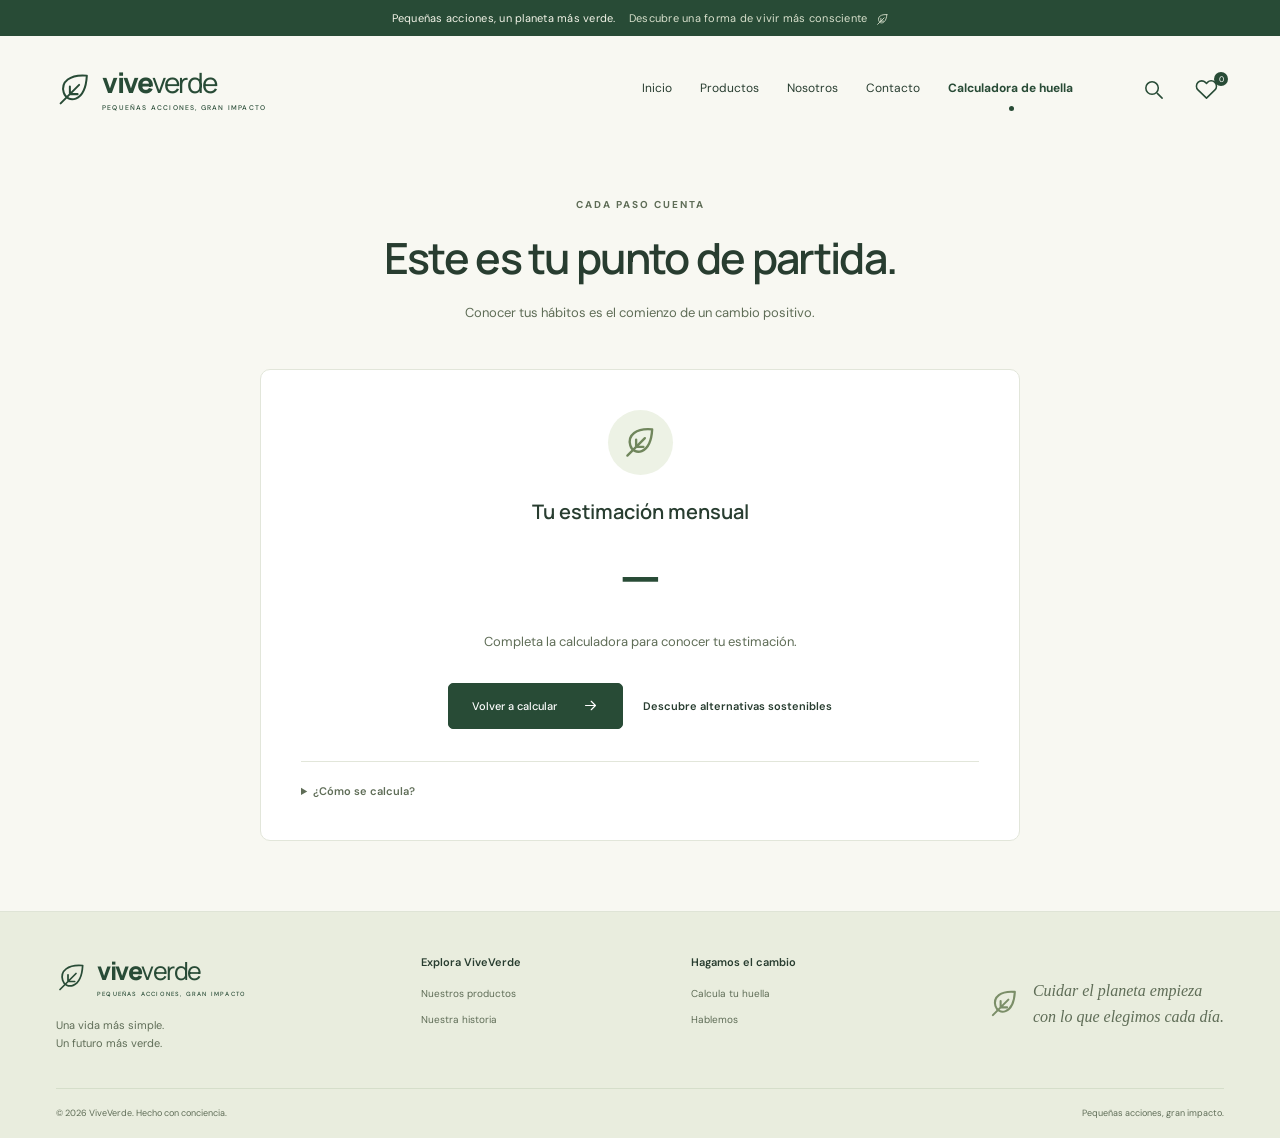
<file: proyecto/resultado.html>
<!doctype html>
<html lang="es">
  <head>
    <meta charset="UTF-8" />
    <meta name="viewport" content="width=device-width, initial-scale=1.0" />
    <meta
      name="description"
      content="ViveVerde: productos ecológicos y reutilizables para hacer de cada día una elección más consciente."
    />
    <meta name="theme-color" content="#284b36" />
    <title>ViveVerde | Tu estimación</title>
    <link rel="icon" href="assets/favicon.svg" type="image/svg+xml" />
    <link rel="stylesheet" href="css/main.css" />
    <script src="js/main.js" defer></script>
  </head>
  <body>
    <a class="skip-link" href="#contenido">Saltar al contenido</a>
    <div class="announcement" role="region" aria-label="Nuestro propósito">
      Pequeñas acciones, un planeta más verde.
      <span
        >Descubre una forma de vivir más consciente
        <svg
          viewBox="0 0 24 24"
          fill="none"
          stroke="currentColor"
          stroke-width="1.6"
          stroke-linecap="round"
          stroke-linejoin="round"
          aria-hidden="true"
        >
          <path d="M20 3C9 2 3 7 5 14c2 7 14 7 15-11Z" />
          <path d="M3 21 15 9M9 15v-5m0 5h5" /></svg
      ></span>
    </div>
    <header class="header shell">
      <a class="brand" href="index.html" aria-label="ViveVerde, inicio"
        ><svg
          viewBox="0 0 24 24"
          fill="none"
          stroke="currentColor"
          stroke-width="1.6"
          stroke-linecap="round"
          stroke-linejoin="round"
          aria-hidden="true"
        >
          <path d="M20 3C9 2 3 7 5 14c2 7 14 7 15-11Z" />
          <path d="M3 21 15 9M9 15v-5m0 5h5" /></svg
        ><span
          >vive<span class="brand-light">verde</span
          ><small>PEQUEÑAS ACCIONES, GRAN IMPACTO</small></span
        ></a
      >
      <nav class="nav" id="navigation" aria-label="Navegación principal">
        <a href="index.html">Inicio</a><a href="productos.html">Productos</a
        ><a href="sobre-nosotros.html">Nosotros</a
        ><a href="contacto.html">Contacto</a
        ><a href="calculadora.html" aria-current="page"
          >Calculadora de huella</a
        >
      </nav>
      <div class="header-actions">
        <button
          class="icon-button"
          id="search-open"
          aria-label="Buscar productos"
        >
          <svg
            viewBox="0 0 24 24"
            fill="none"
            stroke="currentColor"
            stroke-width="1.6"
            stroke-linecap="round"
            stroke-linejoin="round"
            aria-hidden="true"
          >
            <circle cx="10.5" cy="10.5" r="6.5" />
            <path d="m16 16 5 5" />
          </svg></button
        ><a
          class="icon-button saved-link"
          href="productos.html?favoritos=1"
          aria-label="Ver favoritos"
          ><svg
            viewBox="0 0 24 24"
            fill="none"
            stroke="currentColor"
            stroke-width="1.6"
            stroke-linecap="round"
            stroke-linejoin="round"
            aria-hidden="true"
          >
            <path
              d="M20.8 4.6a5.5 5.5 0 0 0-7.8 0L12 5.7l-1.1-1.1a5.5 5.5 0 0 0-7.8 7.8L12 21l8.8-8.6a5.5 5.5 0 0 0 0-7.8Z"
            /></svg
          ><span id="favorite-count">0</span></a
        ><button
          class="icon-button menu-button"
          aria-label="Abrir menú"
          aria-expanded="false"
          aria-controls="navigation"
        >
          <svg
            viewBox="0 0 24 24"
            fill="none"
            stroke="currentColor"
            stroke-width="1.6"
            stroke-linecap="round"
            stroke-linejoin="round"
            aria-hidden="true"
          >
            <path d="M4 6h16M4 12h16M4 18h16" />
          </svg>
        </button>
      </div>
    </header>
    <main id="contenido">
      <div class="page-intro shell">
        <span class="eyebrow">CADA PASO CUENTA</span>
        <h1>Este es tu punto de partida.</h1>
        <p>Conocer tus hábitos es el comienzo de un cambio positivo.</p>
      </div>
      <section class="result-panel shell">
        <span class="result-leaf"
          ><svg
            viewBox="0 0 24 24"
            fill="none"
            stroke="currentColor"
            stroke-width="1.6"
            stroke-linecap="round"
            stroke-linejoin="round"
            aria-hidden="true"
          >
            <path d="M20 3C9 2 3 7 5 14c2 7 14 7 15-11Z" />
            <path d="M3 21 15 9M9 15v-5m0 5h5" /></svg
        ></span>
        <h2>Tu estimación mensual</h2>
        <p class="result-number" id="result-number">—</p>
        <p id="result-description">
          Completa la calculadora para conocer tu estimación.
        </p>
        <div class="result-breakdown" id="result-breakdown" hidden></div>
        <div class="result-actions">
          <a class="btn" href="calculadora.html"
            >Volver a calcular
            <svg
              viewBox="0 0 24 24"
              fill="none"
              stroke="currentColor"
              stroke-width="1.6"
              stroke-linecap="round"
              stroke-linejoin="round"
              aria-hidden="true"
            >
              <path d="M5 12h14m-6-6 6 6-6 6" /></svg></a
          ><a class="text-link" href="productos.html"
            >Descubre alternativas sostenibles</a
          >
        </div>
        <details>
          <summary>¿Cómo se calcula?</summary>
          <p>
            Electricidad: consumo × 0,126 kg CO₂e/kWh. Transporte: distancia ×
            0,192 kg CO₂e/km para auto, 0,089 para transporte público y 0 para
            bicicleta o a pie. Factores ilustrativos fijos: varían según el
            país, la fuente de energía, el vehículo y la ocupación. Solo incluye
            electricidad y transporte; no es una medición certificada.
          </p>
        </details>
      </section>
    </main>
    <footer class="footer">
      <div class="shell footer-top">
        <div>
          <a class="brand" href="index.html" aria-label="ViveVerde, inicio"
            ><svg
              viewBox="0 0 24 24"
              fill="none"
              stroke="currentColor"
              stroke-width="1.6"
              stroke-linecap="round"
              stroke-linejoin="round"
              aria-hidden="true"
            >
              <path d="M20 3C9 2 3 7 5 14c2 7 14 7 15-11Z" />
              <path d="M3 21 15 9M9 15v-5m0 5h5" /></svg
            ><span
              >vive<span class="brand-light">verde</span
              ><small>PEQUEÑAS ACCIONES, GRAN IMPACTO</small></span
            ></a
          >
          <p>Una vida más simple.<br />Un futuro más verde.</p>
        </div>
        <div>
          <h3>Explora ViveVerde</h3>
          <a href="productos.html">Nuestros productos</a
          ><a href="sobre-nosotros.html">Nuestra historia</a>
        </div>
        <div>
          <h3>Hagamos el cambio</h3>
          <a href="calculadora.html">Calcula tu huella</a
          ><a href="contacto.html">Hablemos</a>
        </div>
        <div class="footer-note">
          <svg
            viewBox="0 0 24 24"
            fill="none"
            stroke="currentColor"
            stroke-width="1.6"
            stroke-linecap="round"
            stroke-linejoin="round"
            aria-hidden="true"
          >
            <path d="M20 3C9 2 3 7 5 14c2 7 14 7 15-11Z" />
            <path d="M3 21 15 9M9 15v-5m0 5h5" />
          </svg>
          <p>Cuidar el planeta empieza<br />con lo que elegimos cada día.</p>
        </div>
      </div>
      <div class="shell footer-bottom">
        <span>© 2026 ViveVerde. Hecho con conciencia.</span
        ><span>Pequeñas acciones, gran impacto.</span>
      </div>
    </footer>
    <dialog id="search-dialog" aria-labelledby="search-title">
      <div class="dialog-heading">
        <h2 id="search-title">Encuentra tu próximo cambio</h2>
        <button
          class="icon-button"
          id="search-close"
          aria-label="Cerrar búsqueda"
        >
          <svg
            viewBox="0 0 24 24"
            fill="none"
            stroke="currentColor"
            stroke-width="1.6"
            stroke-linecap="round"
            stroke-linejoin="round"
            aria-hidden="true"
          >
            <path d="m6 6 12 12M6 18 18 6" />
          </svg>
        </button>
      </div>
      <form action="productos.html" class="search-form">
        <label for="search-input">¿Qué estás buscando?</label>
        <div>
          <input
            type="search"
            id="search-input"
            name="q"
            placeholder="Prueba con bambú, jabón, botella…"
            required
          /><button class="btn" type="submit">
            Buscar
            <svg
              viewBox="0 0 24 24"
              fill="none"
              stroke="currentColor"
              stroke-width="1.6"
              stroke-linecap="round"
              stroke-linejoin="round"
              aria-hidden="true"
            >
              <circle cx="10.5" cy="10.5" r="6.5" />
              <path d="m16 16 5 5" />
            </svg>
          </button>
        </div>
      </form>
    </dialog>
    <div class="toast" role="status" aria-live="polite"></div>
  </body>
</html>
</file>
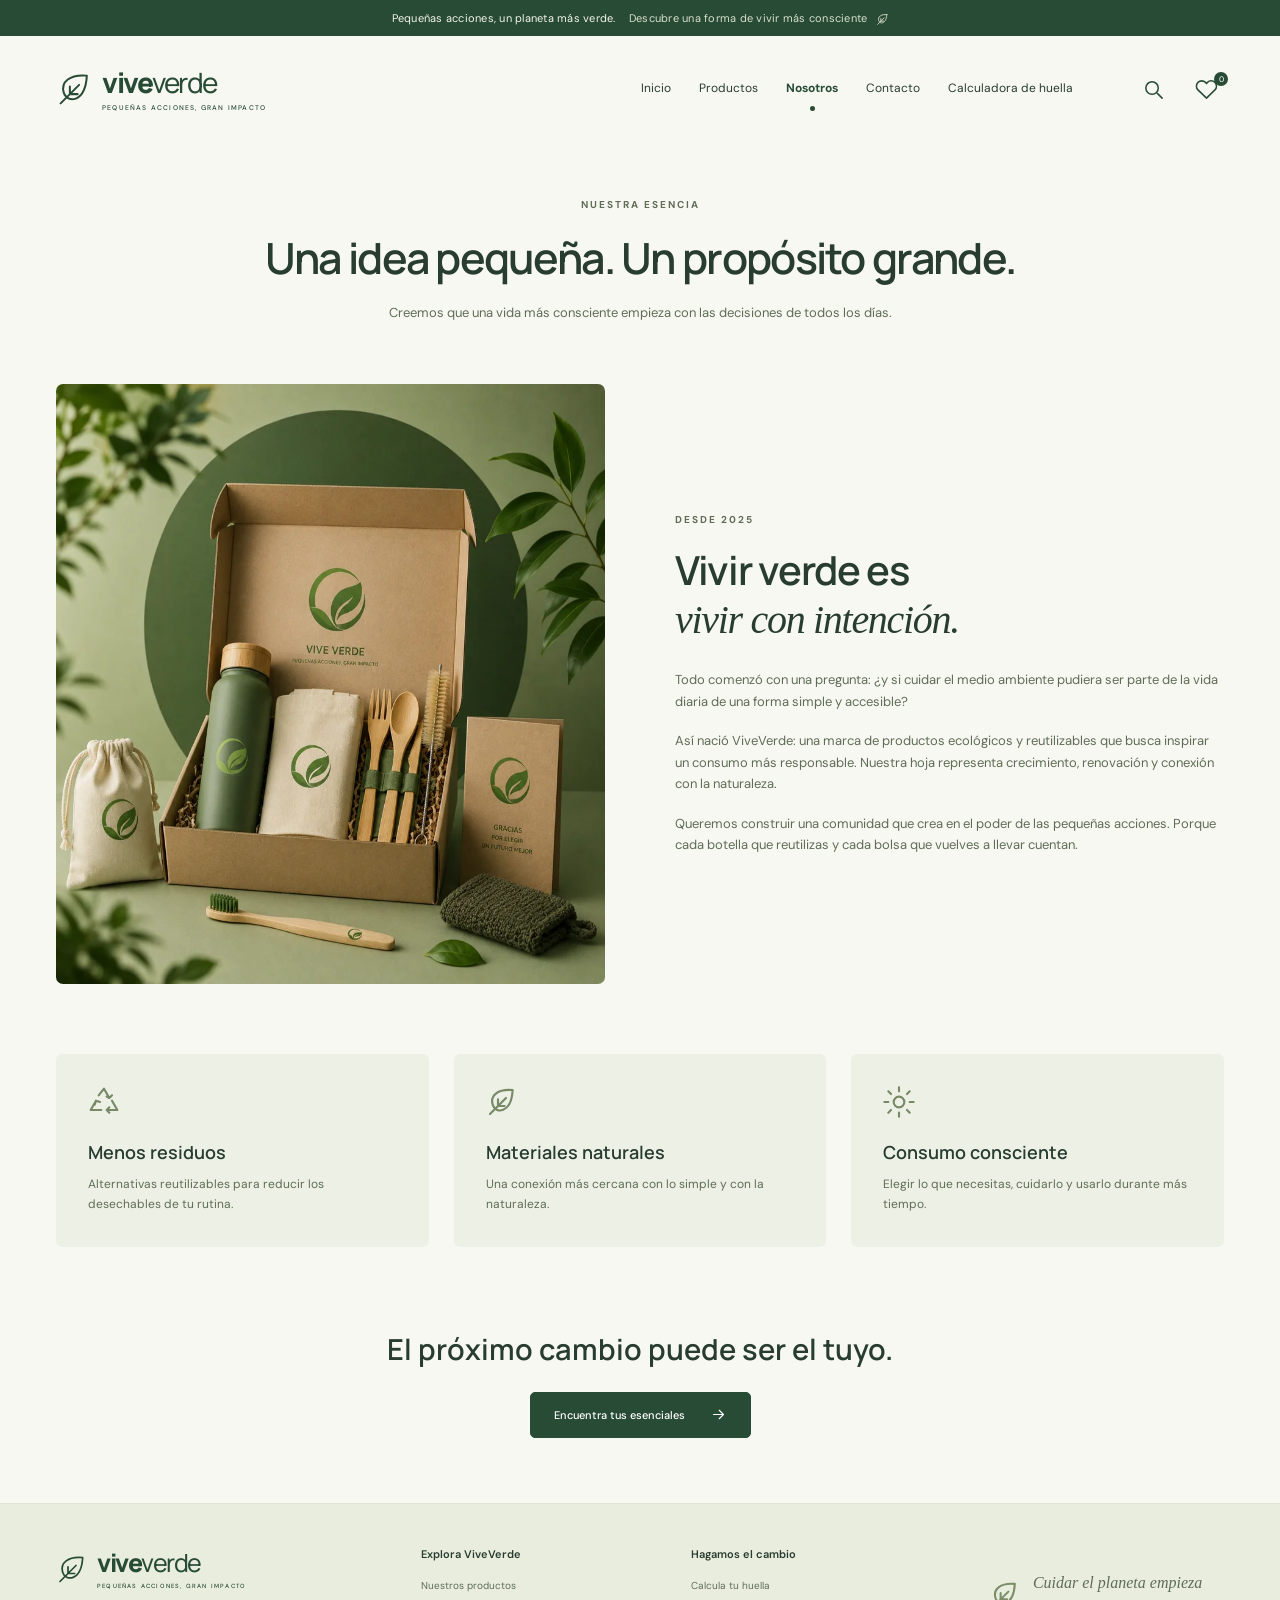
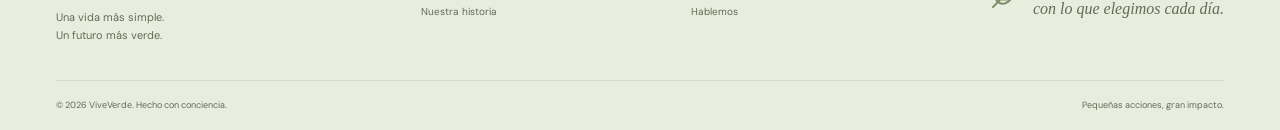
<file: proyecto/sobre-nosotros.html>
<!doctype html>
<html lang="es">
  <head>
    <meta charset="UTF-8" />
    <meta name="viewport" content="width=device-width, initial-scale=1.0" />
    <meta
      name="description"
      content="ViveVerde: productos ecológicos y reutilizables para hacer de cada día una elección más consciente."
    />
    <meta name="theme-color" content="#284b36" />
    <title>ViveVerde | Nuestra historia</title>
    <link rel="icon" href="assets/favicon.svg" type="image/svg+xml" />
    <link rel="stylesheet" href="css/main.css" />
    <script src="js/main.js" defer></script>
  </head>
  <body>
    <a class="skip-link" href="#contenido">Saltar al contenido</a>
    <div class="announcement" role="region" aria-label="Nuestro propósito">
      Pequeñas acciones, un planeta más verde.
      <span
        >Descubre una forma de vivir más consciente
        <svg
          viewBox="0 0 24 24"
          fill="none"
          stroke="currentColor"
          stroke-width="1.6"
          stroke-linecap="round"
          stroke-linejoin="round"
          aria-hidden="true"
        >
          <path d="M20 3C9 2 3 7 5 14c2 7 14 7 15-11Z" />
          <path d="M3 21 15 9M9 15v-5m0 5h5" /></svg
      ></span>
    </div>
    <header class="header shell">
      <a class="brand" href="index.html" aria-label="ViveVerde, inicio"
        ><svg
          viewBox="0 0 24 24"
          fill="none"
          stroke="currentColor"
          stroke-width="1.6"
          stroke-linecap="round"
          stroke-linejoin="round"
          aria-hidden="true"
        >
          <path d="M20 3C9 2 3 7 5 14c2 7 14 7 15-11Z" />
          <path d="M3 21 15 9M9 15v-5m0 5h5" /></svg
        ><span
          >vive<span class="brand-light">verde</span
          ><small>PEQUEÑAS ACCIONES, GRAN IMPACTO</small></span
        ></a
      >
      <nav class="nav" id="navigation" aria-label="Navegación principal">
        <a href="index.html">Inicio</a><a href="productos.html">Productos</a
        ><a href="sobre-nosotros.html" aria-current="page">Nosotros</a
        ><a href="contacto.html">Contacto</a
        ><a href="calculadora.html">Calculadora de huella</a>
      </nav>
      <div class="header-actions">
        <button
          class="icon-button"
          id="search-open"
          aria-label="Buscar productos"
        >
          <svg
            viewBox="0 0 24 24"
            fill="none"
            stroke="currentColor"
            stroke-width="1.6"
            stroke-linecap="round"
            stroke-linejoin="round"
            aria-hidden="true"
          >
            <circle cx="10.5" cy="10.5" r="6.5" />
            <path d="m16 16 5 5" />
          </svg></button
        ><a
          class="icon-button saved-link"
          href="productos.html?favoritos=1"
          aria-label="Ver favoritos"
          ><svg
            viewBox="0 0 24 24"
            fill="none"
            stroke="currentColor"
            stroke-width="1.6"
            stroke-linecap="round"
            stroke-linejoin="round"
            aria-hidden="true"
          >
            <path
              d="M20.8 4.6a5.5 5.5 0 0 0-7.8 0L12 5.7l-1.1-1.1a5.5 5.5 0 0 0-7.8 7.8L12 21l8.8-8.6a5.5 5.5 0 0 0 0-7.8Z"
            /></svg
          ><span id="favorite-count">0</span></a
        ><button
          class="icon-button menu-button"
          aria-label="Abrir menú"
          aria-expanded="false"
          aria-controls="navigation"
        >
          <svg
            viewBox="0 0 24 24"
            fill="none"
            stroke="currentColor"
            stroke-width="1.6"
            stroke-linecap="round"
            stroke-linejoin="round"
            aria-hidden="true"
          >
            <path d="M4 6h16M4 12h16M4 18h16" />
          </svg>
        </button>
      </div>
    </header>
    <main id="contenido">
      <div class="page-intro shell">
        <span class="eyebrow">NUESTRA ESENCIA</span>
        <h1>Una idea pequeña. Un propósito grande.</h1>
        <p>
          Creemos que una vida más consciente empieza con las decisiones de
          todos los días.
        </p>
      </div>
      <section class="story shell">
        <img
          src="assets/productos/kit.webp"
          alt="Kit de productos ecológicos ViveVerde"
          width="600"
          height="600"
        />
        <div>
          <span class="eyebrow">DESDE 2025</span>
          <h2>Vivir verde es<br /><em>vivir con intención.</em></h2>
          <p>
            Todo comenzó con una pregunta: ¿y si cuidar el medio ambiente
            pudiera ser parte de la vida diaria de una forma simple y accesible?
          </p>
          <p>
            Así nació ViveVerde: una marca de productos ecológicos y
            reutilizables que busca inspirar un consumo más responsable. Nuestra
            hoja representa crecimiento, renovación y conexión con la
            naturaleza.
          </p>
          <p>
            Queremos construir una comunidad que crea en el poder de las
            pequeñas acciones. Porque cada botella que reutilizas y cada bolsa
            que vuelves a llevar cuentan.
          </p>
        </div>
      </section>
      <section class="shell principles">
        <article>
          <svg
            viewBox="0 0 24 24"
            fill="none"
            stroke="currentColor"
            stroke-width="1.6"
            stroke-linecap="round"
            stroke-linejoin="round"
            aria-hidden="true"
          >
            <path
              d="m8 7 4-5 4 7m-2-1 2 1 2-2M18 11l4 7h-8m2-2-2 2 2 2M10 18H2l4-7m-1 3 1-3 3 1"
            />
          </svg>
          <h3>Menos residuos</h3>
          <p>
            Alternativas reutilizables para reducir los desechables de tu
            rutina.
          </p>
        </article>
        <article>
          <svg
            viewBox="0 0 24 24"
            fill="none"
            stroke="currentColor"
            stroke-width="1.6"
            stroke-linecap="round"
            stroke-linejoin="round"
            aria-hidden="true"
          >
            <path d="M20 3C9 2 3 7 5 14c2 7 14 7 15-11Z" />
            <path d="M3 21 15 9M9 15v-5m0 5h5" />
          </svg>
          <h3>Materiales naturales</h3>
          <p>Una conexión más cercana con lo simple y con la naturaleza.</p>
        </article>
        <article>
          <svg
            viewBox="0 0 24 24"
            fill="none"
            stroke="currentColor"
            stroke-width="1.6"
            stroke-linecap="round"
            stroke-linejoin="round"
            aria-hidden="true"
          >
            <circle cx="12" cy="12" r="4" />
            <path
              d="M12 1v3m0 16v3M1 12h3m16 0h3M4 4l2 2m12 12 2 2M4 20l2-2M18 6l2-2"
            />
          </svg>
          <h3>Consumo consciente</h3>
          <p>Elegir lo que necesitas, cuidarlo y usarlo durante más tiempo.</p>
        </article>
      </section>
      <section class="story-cta shell">
        <h2>El próximo cambio puede ser el tuyo.</h2>
        <a href="productos.html" class="btn"
          >Encuentra tus esenciales
          <svg
            viewBox="0 0 24 24"
            fill="none"
            stroke="currentColor"
            stroke-width="1.6"
            stroke-linecap="round"
            stroke-linejoin="round"
            aria-hidden="true"
          >
            <path d="M5 12h14m-6-6 6 6-6 6" /></svg
        ></a>
      </section>
    </main>
    <footer class="footer">
      <div class="shell footer-top">
        <div>
          <a class="brand" href="index.html" aria-label="ViveVerde, inicio"
            ><svg
              viewBox="0 0 24 24"
              fill="none"
              stroke="currentColor"
              stroke-width="1.6"
              stroke-linecap="round"
              stroke-linejoin="round"
              aria-hidden="true"
            >
              <path d="M20 3C9 2 3 7 5 14c2 7 14 7 15-11Z" />
              <path d="M3 21 15 9M9 15v-5m0 5h5" /></svg
            ><span
              >vive<span class="brand-light">verde</span
              ><small>PEQUEÑAS ACCIONES, GRAN IMPACTO</small></span
            ></a
          >
          <p>Una vida más simple.<br />Un futuro más verde.</p>
        </div>
        <div>
          <h3>Explora ViveVerde</h3>
          <a href="productos.html">Nuestros productos</a
          ><a href="sobre-nosotros.html">Nuestra historia</a>
        </div>
        <div>
          <h3>Hagamos el cambio</h3>
          <a href="calculadora.html">Calcula tu huella</a
          ><a href="contacto.html">Hablemos</a>
        </div>
        <div class="footer-note">
          <svg
            viewBox="0 0 24 24"
            fill="none"
            stroke="currentColor"
            stroke-width="1.6"
            stroke-linecap="round"
            stroke-linejoin="round"
            aria-hidden="true"
          >
            <path d="M20 3C9 2 3 7 5 14c2 7 14 7 15-11Z" />
            <path d="M3 21 15 9M9 15v-5m0 5h5" />
          </svg>
          <p>Cuidar el planeta empieza<br />con lo que elegimos cada día.</p>
        </div>
      </div>
      <div class="shell footer-bottom">
        <span>© 2026 ViveVerde. Hecho con conciencia.</span
        ><span>Pequeñas acciones, gran impacto.</span>
      </div>
    </footer>
    <dialog id="search-dialog" aria-labelledby="search-title">
      <div class="dialog-heading">
        <h2 id="search-title">Encuentra tu próximo cambio</h2>
        <button
          class="icon-button"
          id="search-close"
          aria-label="Cerrar búsqueda"
        >
          <svg
            viewBox="0 0 24 24"
            fill="none"
            stroke="currentColor"
            stroke-width="1.6"
            stroke-linecap="round"
            stroke-linejoin="round"
            aria-hidden="true"
          >
            <path d="m6 6 12 12M6 18 18 6" />
          </svg>
        </button>
      </div>
      <form action="productos.html" class="search-form">
        <label for="search-input">¿Qué estás buscando?</label>
        <div>
          <input
            type="search"
            id="search-input"
            name="q"
            placeholder="Prueba con bambú, jabón, botella…"
            required
          /><button class="btn" type="submit">
            Buscar
            <svg
              viewBox="0 0 24 24"
              fill="none"
              stroke="currentColor"
              stroke-width="1.6"
              stroke-linecap="round"
              stroke-linejoin="round"
              aria-hidden="true"
            >
              <circle cx="10.5" cy="10.5" r="6.5" />
              <path d="m16 16 5 5" />
            </svg>
          </button>
        </div>
      </form>
    </dialog>
    <div class="toast" role="status" aria-live="polite"></div>
  </body>
</html>
</file>
<file: proyecto/css/main.css>
@import url("https://fonts.googleapis.com/css2?family=DM+Sans:wght@400;450;500;550;600;650;700&family=Manrope:wght@400;500;600;650;700;750;800&display=swap");
:root {
  --forest: #284b36;
  --deep: #203d2c;
  --sage: #798a67;
  --cream: #f8f8f2;
  --ink: #283d30;
  --muted: #5f6d57;
  --line: #e2e6da;
  --serif: Georgia, "Times New Roman", serif;
  --sans: "DM Sans", Arial, sans-serif;
}
* {
  box-sizing: border-box;
}
body {
  margin: 0;
  background: var(--cream);
  color: var(--ink);
  font-family: var(--sans);
  font-size: 14px;
  line-height: 1.65;
}
button,
input,
textarea,
select {
  font: inherit;
}
a {
  color: inherit;
  text-decoration: none;
}
button,
a,
input,
select,
textarea {
  -webkit-tap-highlight-color: transparent;
}
button {
  cursor: pointer;
}
button,
a {
  touch-action: manipulation;
}
button {
  color: inherit;
}
img {
  max-width: 100%;
  display: block;
}
svg {
  width: 23px;
  height: 23px;
  flex-shrink: 0;
}
h1,
h2,
h3,
p {
  margin: 0;
}
h1,
h2,
h3 {
  font-family: "Manrope", var(--sans);
  font-weight: 600;
  line-height: 1.2;
}
em {
  font-family: var(--serif);
  font-weight: 400;
}
a,
button {
  transition:
    background 0.2s,
    color 0.2s,
    transform 0.2s;
}
a:hover {
  color: var(--sage);
}
button:focus-visible,
a:focus-visible,
input:focus-visible,
select:focus-visible,
textarea:focus-visible {
  outline: 3px solid #81935e;
  outline-offset: 5px;
}
button:disabled {
  cursor: default;
}
.shell {
  width: calc(100% - 112px);
  max-width: 1328px;
  margin-inline: auto;
}
.announcement {
  background: var(--forest);
  color: #f4f5e9;
  text-align: center;
  font-size: 11px;
  padding: 9px 20px;
  letter-spacing: 0.25px;
}
.announcement span {
  margin-left: 10px;
  color: #d8e0cc;
}
.announcement svg {
  width: 13px;
  height: 13px;
  vertical-align: middle;
  margin-left: 5px;
}
.header {
  height: 106px;
  display: flex;
  align-items: center;
  justify-content: space-between;
  gap: 26px;
}
.brand {
  display: flex;
  align-items: center;
  gap: 9px;
  color: var(--forest);
  flex-shrink: 0;
}
.brand > svg {
  width: 37px;
  height: 43px;
  stroke-width: 1.3;
}
.brand > span {
  font-family: "Manrope", var(--sans);
  font-size: 28px;
  font-weight: 800;
  letter-spacing: -1.5px;
  line-height: 1.1;
}
.brand-light {
  font-weight: 450;
}
.brand small {
  display: block;
  font-family: var(--sans);
  font-size: 6.8px;
  letter-spacing: 1.2px;
  margin-top: 7px;
  font-weight: 500;
}
.nav {
  display: flex;
  gap: 28px;
  margin-left: auto;
  margin-right: 37px;
  align-items: center;
}
.nav a {
  font-size: 12px;
  position: relative;
  white-space: nowrap;
}
.nav a[aria-current] {
  color: var(--forest);
  font-weight: 700;
}
.nav a[aria-current]:after {
  content: "";
  position: absolute;
  width: 5px;
  height: 5px;
  bottom: -12px;
  left: calc(50% - 2px);
  border-radius: 50%;
  background: var(--forest);
}
.header-actions {
  display: flex;
  gap: 18px;
  align-items: center;
}
.icon-button {
  display: inline-flex;
  align-items: center;
  justify-content: center;
  background: none;
  border: 0;
  padding: 6px;
  color: var(--forest);
}
.icon-button:hover {
  background: #e9edde;
  border-radius: 50%;
}
.saved-link {
  position: relative;
}
.saved-link span {
  position: absolute;
  right: -4px;
  top: 0;
  background: var(--forest);
  color: white;
  font-size: 8px;
  border-radius: 50%;
  min-width: 14px;
  line-height: 14px;
  text-align: center;
}
.menu-button {
  display: none;
}
.hero {
  display: grid;
  grid-template-columns: 1fr 1fr;
  min-height: 570px;
  padding-bottom: 35px;
  gap: 24px;
}
.hero-copy {
  padding: 42px 0 30px;
}
.eyebrow {
  font-size: 10px;
  font-weight: 700;
  letter-spacing: 2px;
  display: flex;
  align-items: center;
  gap: 10px;
  color: #5f6d57;
}
.tiny-line {
  height: 1px;
  width: 23px;
  background: #7d8d6f;
}
.hero h1 {
  font-size: clamp(48px, 4.45vw, 67px);
  line-height: 1.08;
  letter-spacing: -2.8px;
  margin-top: 24px;
  color: var(--forest);
  font-weight: 550;
}
.hero h1 em {
  font-size: 1.1em;
  color: #7d8d63;
  letter-spacing: -2px;
  line-height: 1.12;
}
.hero-copy > p {
  color: var(--muted);
  font-size: 13px;
  line-height: 1.9;
  margin-top: 25px;
}
.hero-buttons {
  display: flex;
  align-items: center;
  gap: 27px;
  margin-top: 27px;
}
.btn {
  border: 1px solid var(--forest);
  background: var(--forest);
  color: #fff;
  min-height: 46px;
  display: inline-flex;
  align-items: center;
  justify-content: center;
  gap: 25px;
  padding: 12px 23px;
  border-radius: 5px;
  font-size: 11px;
  font-weight: 500;
  white-space: nowrap;
}
.btn svg {
  width: 17px;
  height: 17px;
}
.btn:hover {
  background: #385b43;
  color: white;
  transform: translateY(-2px);
}
.text-link {
  display: inline-flex;
  align-items: center;
  gap: 13px;
  font-size: 11px;
  font-weight: 600;
}
.text-link svg {
  width: 18px;
  height: 18px;
}
.hero-footnote {
  display: flex;
  align-items: center;
  gap: 8px;
  margin-top: 35px;
  font-size: 10px;
  color: #5f6d57;
}
.hero-footnote svg {
  width: 15px;
  height: 15px;
}
.hero-image {
  position: relative;
  overflow: hidden;
  border-radius: 8px 8px 80px 8px;
  min-height: 540px;
}
.hero-image > img {
  width: 100%;
  height: 100%;
  position: absolute;
  object-fit: cover;
  object-position: 50% 55%;
}
.image-label {
  position: absolute;
  bottom: 25px;
  left: 25px;
  display: flex;
  gap: 12px;
  align-items: center;
  background: #f8f9f0ed;
  padding: 13px 20px;
  border: 1px solid #ffffffb0;
  border-radius: 5px;
  backdrop-filter: blur(8px);
  font-size: 13px;
  font-weight: 600;
  box-shadow: 0 4px 20px #203d2c0a;
}
.image-label svg {
  width: 28px;
  height: 28px;
}
.image-label small {
  display: block;
  font-size: 9px;
  font-weight: 400;
  color: #6d7765;
  margin-top: 3px;
}
.hero-stamp {
  position: absolute;
  right: 21px;
  top: 23px;
  background: #f3f2d9;
  color: var(--forest);
  width: 91px;
  height: 91px;
  border-radius: 50%;
  display: flex;
  flex-direction: column;
  align-items: center;
  justify-content: center;
  font-size: 8px;
  text-align: center;
  line-height: 1.7;
  letter-spacing: 1.5px;
  transform: rotate(12deg);
  box-shadow: 0 0 0 5px #f3f2d94d;
}
.hero-stamp b {
  font-family: var(--serif);
  font-style: italic;
  font-size: 17px;
  font-weight: 400;
  letter-spacing: 0;
}
.values-strip {
  border-block: 1px solid var(--line);
  margin-top: 1px;
}
.values-inner {
  display: grid;
  grid-template-columns: repeat(4, 1fr);
  padding-block: 24px;
}
.values-inner > div {
  display: flex;
  align-items: center;
  justify-content: center;
  gap: 12px;
  border-right: 1px solid var(--line);
  font-size: 11px;
  color: #58674e;
}
.values-inner > div:first-child {
  justify-content: flex-start;
}
.values-inner > div:last-child {
  border: 0;
  justify-content: flex-end;
}
.values-inner svg {
  width: 23px;
  height: 23px;
  stroke-width: 1.3;
}
.featured {
  padding-block: 62px 68px;
}
.section-heading {
  display: flex;
  justify-content: space-between;
  align-items: flex-end;
  gap: 25px;
}
.section-heading h2 {
  font-size: 29px;
  letter-spacing: -1px;
  margin-top: 12px;
}
.section-heading > .text-link {
  margin-bottom: 4px;
  white-space: nowrap;
}
.category-tabs {
  display: flex;
  flex-wrap: wrap;
  gap: 10px;
  margin-top: 27px;
  margin-bottom: 27px;
}
.category-tab {
  padding: 8px 19px;
  border: 1px solid #dfe4d7;
  border-radius: 25px;
  background: transparent;
  color: #5f6d57;
  font-size: 10px;
  white-space: nowrap;
  display: inline-block;
}
.category-tab[aria-pressed="true"],
.category-tab[aria-current] {
  background: var(--forest);
  border-color: var(--forest);
  color: #fff;
}
.category-tab:hover {
  background: #e6ebdd;
  color: var(--forest);
}
.product-grid {
  display: grid;
  grid-template-columns: repeat(4, minmax(0, 1fr));
  gap: 23px;
}
.product-card {
  min-width: 0;
}
.product-photo {
  position: relative;
  aspect-ratio: 1/1.04;
  overflow: hidden;
  border-radius: 7px;
  background: #e2e8d8;
}
.product-photo > a {
  display: block;
  height: 100%;
}
.product-photo img {
  width: 100%;
  height: 100%;
  object-fit: cover;
  transition: transform 0.5s;
}
.product-card:hover .product-photo img {
  transform: scale(1.035);
}
.product-badge {
  position: absolute;
  left: 12px;
  top: 12px;
  font-size: 8px;
  background: #f7f8efec;
  padding: 4px 9px;
  border-radius: 3px;
  color: #52634a;
  pointer-events: none;
}
.favorite-button {
  position: absolute;
  right: 11px;
  top: 11px;
  display: flex;
  align-items: center;
  justify-content: center;
  border: 0;
  border-radius: 50%;
  background: #f8f9f0e8;
  width: 29px;
  height: 29px;
  color: #45543e;
}
.favorite-button svg {
  width: 15px;
  height: 15px;
}
.favorite-button[aria-pressed="true"] svg {
  fill: var(--forest);
  stroke: var(--forest);
}
.favorite-button:hover {
  background: white;
  transform: scale(1.08);
}
.product-info {
  padding: 16px 1px;
}
.product-category {
  font-size: 8px;
  letter-spacing: 1.1px;
  text-transform: uppercase;
  color: #5f6d57;
}
.product-info h3 {
  font-size: 14px;
  letter-spacing: -0.15px;
  margin-top: 5px;
}
.product-info > p {
  font-size: 10px;
  color: #5f6d57;
  margin-top: 7px;
}
.product-bottom {
  display: flex;
  justify-content: space-between;
  align-items: center;
  margin-top: 14px;
  font-size: 13px;
  font-weight: 600;
}
.product-bottom small {
  font-size: 8px;
  font-weight: 400;
  color: #5f6d57;
  margin-left: 4px;
}
.product-arrow {
  border: 1px solid #dce2d4;
  display: grid;
  place-items: center;
  border-radius: 50%;
  width: 28px;
  height: 28px;
}
.product-arrow svg {
  width: 14px;
  height: 14px;
}
.product-arrow:hover {
  background: var(--forest);
  color: #fff;
}
.home-grid .product-card:nth-child(n + 5) {
  display: none;
}
.home-grid.is-filtered .product-card:nth-child(n + 5) {
  display: block;
}
.product-card[hidden],
.home-grid .product-card[hidden],
[hidden] {
  display: none !important;
}
.impact-section {
  display: grid;
  grid-template-columns: 1fr 1.1fr;
  background: #e9eddf;
  border-radius: 8px;
  overflow: hidden;
  min-height: 355px;
}
.impact-art {
  position: relative;
  overflow: hidden;
}
.impact-art img {
  width: 100%;
  height: 355px;
  object-fit: cover;
  object-position: 50% 54%;
}
.small-note {
  position: absolute;
  right: 20px;
  bottom: 20px;
  font-family: var(--serif);
  font-style: italic;
  font-size: 20px;
  line-height: 1.35;
  background: #f7f6e7ed;
  padding: 13px 20px;
  transform: rotate(-5deg);
  border-radius: 3px;
}
.impact-copy {
  padding: 58px 54px;
  align-self: center;
}
.impact-copy h2 {
  font-size: 31px;
  letter-spacing: -1px;
  margin-top: 16px;
  line-height: 1.3;
}
.impact-copy h2 em {
  color: #6e815a;
  font-size: 1.15em;
}
.impact-copy p {
  font-size: 12px;
  line-height: 1.9;
  color: #5f6d57;
  margin-block: 20px;
}
.footprint {
  display: flex;
  align-items: center;
  gap: 23px;
  padding-block: 62px;
}
.footprint-icon {
  border-radius: 50%;
  background: #e8eddf;
  width: 65px;
  height: 65px;
  display: grid;
  place-items: center;
  flex-shrink: 0;
}
.footprint-icon svg {
  width: 32px;
  height: 32px;
  stroke-width: 1.3;
}
.footprint .eyebrow {
  font-size: 8px;
}
.footprint h2 {
  font-size: 23px;
  letter-spacing: -0.6px;
  margin-top: 7px;
}
.footprint p {
  font-size: 11px;
  color: #5f6d57;
  margin-top: 8px;
}
.footprint > .btn {
  margin-left: auto;
}
.footer {
  background: #e9edde;
  border-top: 1px solid #dfe4d6;
}
.footer-top {
  display: grid;
  grid-template-columns: 1.4fr 1fr 1fr 1.1fr;
  gap: 30px;
  padding-block: 44px 36px;
}
.footer .brand > span {
  font-size: 25px;
}
.footer .brand > svg {
  width: 32px;
}
.footer .brand small {
  font-size: 6px;
}
.footer p {
  font-size: 11px;
  color: #5f6d57;
  margin-top: 17px;
}
.footer h3 {
  font-family: var(--sans);
  font-size: 11px;
  margin-bottom: 17px;
}
.footer-top > div > a:not(.brand) {
  display: block;
  font-size: 10px;
  margin-bottom: 10px;
  color: #5f6d57;
}
.footer-note {
  display: flex;
  gap: 13px;
  align-items: center;
  justify-content: flex-end;
}
.footer-note > svg {
  width: 31px;
  height: 31px;
  color: #7b8e68;
}
.footer-note p {
  margin: 0;
  font-family: var(--serif);
  font-style: italic;
  font-size: 16px;
}
.footer-bottom {
  display: flex;
  justify-content: space-between;
  border-top: 1px solid #d5deca;
  padding-block: 17px;
  font-size: 9px;
  color: #5f6d57;
}
.page-intro {
  text-align: center;
  padding-block: 55px 45px;
}
.page-intro .eyebrow {
  justify-content: center;
}
.page-intro h1 {
  font-size: 43px;
  letter-spacing: -1.7px;
  margin-top: 18px;
}
.page-intro p {
  max-width: 610px;
  margin: 19px auto 0;
  color: var(--muted);
  font-size: 13px;
}
.catalog-section {
  padding-bottom: 75px;
  min-height: 480px;
}
.catalog-toolbar {
  display: flex;
  justify-content: space-between;
  align-items: center;
  gap: 20px;
  font-size: 11px;
  color: var(--muted);
}
.catalog-toolbar + .category-tabs {
  margin-top: 24px;
}
.sort-label {
  display: flex;
  align-items: center;
  gap: 10px;
}
.sort-label select {
  border: 1px solid var(--line);
  background: transparent;
  border-radius: 4px;
  font-size: 11px;
  color: var(--forest);
  padding: 8px;
}
.catalog-note {
  margin-top: 36px;
  font-size: 12px;
  color: var(--muted);
}
.catalog-note a,
.empty-state a {
  text-decoration: underline;
}
.empty-state {
  padding: 50px 0;
  text-align: center;
  color: var(--muted);
}
.story {
  display: grid;
  grid-template-columns: 1fr 1fr;
  gap: 70px;
  align-items: center;
  padding-block: 15px 55px;
}
.story > img {
  border-radius: 7px;
  width: 100%;
}
.story h2 {
  font-size: 40px;
  letter-spacing: -1.3px;
  margin: 18px 0 25px;
}
.story p {
  font-size: 13px;
  color: var(--muted);
  margin-top: 18px;
}
.principles {
  display: grid;
  grid-template-columns: repeat(3, 1fr);
  gap: 25px;
  padding-block: 15px 55px;
}
.principles article {
  background: #edf0e5;
  padding: 32px;
  border-radius: 6px;
}
.principles svg {
  width: 32px;
  height: 32px;
  color: #788967;
}
.principles h3 {
  font-size: 18px;
  margin: 17px 0 12px;
}
.principles p {
  font-size: 12px;
  color: var(--muted);
}
.story-cta {
  text-align: center;
  padding: 30px 0 65px;
}
.story-cta h2 {
  font-size: 29px;
  margin-bottom: 25px;
}
.contact-layout,
.calculator-layout {
  display: grid;
  grid-template-columns: 1fr 1.1fr;
  gap: 85px;
  padding-block: 10px 80px;
  align-items: start;
}
.contact-layout h2,
.calculator-layout h2 {
  font-size: 35px;
  letter-spacing: -1px;
  margin-top: 20px;
  line-height: 1.3;
}
.contact-layout > div > p,
.calculator-aside > p {
  font-size: 13px;
  color: var(--muted);
  margin-top: 23px;
  max-width: 350px;
}
.contact-note {
  border-top: 1px solid var(--line);
  margin-top: 35px;
  padding-top: 25px;
  display: flex;
  gap: 16px;
  max-width: 360px;
}
.contact-note p {
  font-size: 11px;
  color: var(--muted);
}
.form-panel {
  padding: 33px;
  background: #fff;
  border: 1px solid var(--line);
  border-radius: 8px;
  display: grid;
  gap: 23px;
}
.form-panel label,
.search-form label {
  display: grid;
  gap: 9px;
  font-size: 12px;
  font-weight: 500;
}
.form-panel input:not([type="radio"]):not([type="range"]),
.form-panel textarea,
.form-panel select,
.search-form input {
  border: 1px solid #dce2d3;
  background: #fcfcf8;
  border-radius: 4px;
  padding: 11px 13px;
  color: var(--ink);
  width: 100%;
  font-weight: 400;
  min-width: 0;
}
.form-panel textarea {
  resize: vertical;
}
.form-panel .btn {
  justify-self: start;
}
.form-note {
  font-size: 10px;
  line-height: 1.8;
  color: var(--muted);
}
.calculator-aside > svg {
  width: 53px;
  height: 53px;
  color: #81946c;
}
.calculator-aside > p.form-note {
  font-size: 11px;
  border-top: 1px solid var(--line);
  padding-top: 25px;
  margin-top: 30px;
}
fieldset {
  border: 0;
  padding: 0;
  margin: 0;
  min-width: 0;
}
legend {
  font-size: 18px;
  font-family: "Manrope", var(--sans);
  font-weight: 600;
  margin-bottom: 22px;
}
legend span {
  font-size: 11px;
  color: #5f6d57;
  display: inline-block;
  margin-right: 14px;
}
fieldset > p {
  font-size: 12px;
}
.range-value {
  display: flex;
  gap: 10px;
  align-items: baseline;
  margin-top: 15px;
}
.range-value output {
  font-size: 32px;
  color: var(--forest);
}
.range-value > span {
  font-size: 11px;
  color: var(--muted);
}
input[type="range"] {
  width: 100%;
  accent-color: var(--forest);
  margin-block: 15px 0;
}
.range-labels {
  display: flex;
  justify-content: space-between;
  font-size: 10px;
  color: var(--muted);
}
.transport-options {
  display: flex;
  gap: 8px;
  margin-block: 15px 23px;
}
.transport-options label {
  flex: 1;
  position: relative;
  cursor: pointer;
}
.transport-options input {
  position: absolute;
  opacity: 0;
  width: 1px;
  height: 1px;
}
.transport-options span {
  padding: 12px 5px;
  border: 1px solid var(--line);
  border-radius: 4px;
  text-align: center;
  font-size: 10px;
}
.transport-options input:checked + span {
  border-color: var(--forest);
  background: #e8efdf;
  color: var(--forest);
}
.transport-options input:focus-visible + span {
  outline: 3px solid #81935e;
  outline-offset: 3px;
}
.result-panel {
  max-width: 760px;
  margin-bottom: 70px;
  background: white;
  border: 1px solid var(--line);
  border-radius: 10px;
  padding: 40px;
  text-align: center;
}
.result-leaf {
  display: grid;
  place-items: center;
  width: 65px;
  height: 65px;
  background: #edf2e5;
  border-radius: 50%;
  margin: 0 auto 25px;
}
.result-leaf svg {
  width: 35px;
  height: 35px;
  color: #70865c;
}
.result-panel h2 {
  font-size: 20px;
}
.result-number {
  font-size: 47px;
  color: var(--forest);
  font-weight: 600;
  margin-block: 15px;
}
.result-number small {
  font-size: 15px;
  font-weight: 400;
}
.result-panel > p:not(.result-number) {
  color: var(--muted);
  font-size: 13px;
}
.result-breakdown {
  display: flex;
  justify-content: center;
  gap: 40px;
  padding: 25px;
  font-size: 12px;
  color: var(--muted);
}
.result-actions {
  display: flex;
  align-items: center;
  justify-content: center;
  gap: 20px;
  margin-top: 30px;
}
.result-panel details {
  border-top: 1px solid var(--line);
  margin-top: 32px;
  padding-top: 20px;
  text-align: left;
  font-size: 11px;
  color: var(--muted);
}
summary {
  cursor: pointer;
  font-weight: 600;
}
.result-panel details p {
  margin-top: 12px;
}
dialog {
  border: 1px solid var(--line);
  border-radius: 10px;
  padding: 30px;
  width: min(600px, calc(100% - 35px));
  color: var(--ink);
  background: var(--cream);
}
dialog::backdrop {
  background: #142b20a6;
  backdrop-filter: blur(5px);
}
.dialog-heading {
  display: flex;
  justify-content: space-between;
  align-items: center;
  gap: 20px;
  margin-bottom: 25px;
}
.dialog-heading h2 {
  font-size: 22px;
}
.search-form > div {
  display: flex;
  gap: 10px;
  margin-top: 10px;
}
.search-form .btn {
  gap: 10px;
}
.toast {
  position: fixed;
  bottom: 25px;
  left: 50%;
  transform: translate(-50%, 30px);
  background: var(--forest);
  color: white;
  padding: 12px 23px;
  border-radius: 5px;
  font-size: 12px;
  opacity: 0;
  pointer-events: none;
  transition: 0.2s;
  z-index: 10;
  max-width: 90%;
  text-align: center;
}
.toast.visible {
  opacity: 1;
  transform: translate(-50%, 0);
}
.skip-link {
  position: fixed;
  top: -100px;
  left: 15px;
  z-index: 20;
  background: var(--forest);
  color: white;
  padding: 10px 15px;
  border-radius: 4px;
}
.skip-link:focus {
  top: 15px;
}
@media (min-width: 1450px) {
  .hero-copy {
    padding-top: 65px;
  }
  .hero {
    min-height: 640px;
  }
  .hero h1 {
    font-size: 73px;
  }
  .hero-copy > p {
    font-size: 15px;
  }
  .hero-buttons {
    margin-top: 35px;
  }
  .hero-footnote {
    margin-top: 42px;
  }
}
@media (max-width: 1100px) {
  .shell {
    width: calc(100% - 64px);
  }
  .nav {
    gap: 18px;
    margin-right: 15px;
  }
  .nav a {
    font-size: 11px;
  }
  .brand > span {
    font-size: 25px;
  }
  .brand > svg {
    width: 31px;
  }
  .header-actions {
    gap: 8px;
  }
  .hero {
    min-height: 540px;
  }
  .hero-image {
    min-height: 505px;
  }
  .hero h1 {
    font-size: 55px;
  }
  .hero-copy {
    padding-top: 34px;
  }
  .hero-buttons {
    gap: 17px;
  }
  .btn {
    padding-inline: 18px;
    gap: 17px;
  }
  .hero-footnote {
    font-size: 9px;
  }
  .hero-copy > p {
    font-size: 12px;
  }
  .section-heading h2 {
    font-size: 25px;
  }
  .product-grid {
    gap: 18px;
  }
  .product-info h3 {
    font-size: 13px;
  }
  .product-info > p {
    font-size: 9px;
  }
  .impact-copy {
    padding: 35px;
  }
  .impact-copy h2 {
    font-size: 26px;
  }
  .footprint h2 {
    font-size: 20px;
  }
  .story {
    gap: 40px;
  }
  .contact-layout,
  .calculator-layout {
    gap: 40px;
  }
}
@media (max-width: 820px) {
  .header {
    height: 88px;
    position: relative;
  }
  .menu-button {
    display: inline-flex;
  }
  .nav {
    display: none;
    position: absolute;
    top: 78px;
    left: 0;
    right: 0;
    margin: 0;
    background: var(--cream);
    border: 1px solid var(--line);
    padding: 22px;
    z-index: 5;
    border-radius: 6px;
    box-shadow: 0 8px 20px #203d2c12;
  }
  .nav.open {
    display: flex;
    flex-direction: column;
    align-items: flex-start;
    gap: 20px;
  }
  .nav a {
    font-size: 14px;
  }
  .nav a[aria-current]:after {
    display: none;
  }
  .hero {
    gap: 20px;
    min-height: 470px;
  }
  .hero-copy {
    padding-top: 20px;
  }
  .hero h1 {
    font-size: 45px;
    letter-spacing: -2px;
  }
  .hero-copy > p {
    font-size: 11px;
  }
  .hero-image {
    min-height: 440px;
  }
  .hero-buttons {
    flex-wrap: wrap;
    gap: 17px;
    margin-top: 22px;
  }
  .hero-footnote {
    margin-top: 22px;
  }
  .hero-stamp {
    width: 72px;
    height: 72px;
    font-size: 6px;
    right: 14px;
    top: 16px;
  }
  .hero-stamp b {
    font-size: 14px;
  }
  .image-label {
    bottom: 18px;
    left: 15px;
    padding: 12px;
    font-size: 11px;
    gap: 7px;
  }
  .image-label svg {
    width: 23px;
    height: 23px;
  }
  .image-label small {
    font-size: 8px;
  }
  .values-inner {
    grid-template-columns: repeat(2, 1fr);
    row-gap: 20px;
    padding-block: 23px;
  }
  .values-inner > div:nth-child(2) {
    border: 0;
  }
  .values-inner > div,
  .values-inner > div:last-child,
  .values-inner > div:first-child {
    justify-content: center;
    font-size: 10px;
  }
  .section-heading {
    align-items: start;
  }
  .section-heading h2 {
    max-width: 320px;
  }
  .section-heading > .text-link {
    font-size: 10px;
    margin-top: 30px;
  }
  .product-grid {
    grid-template-columns: repeat(2, minmax(0, 1fr));
    gap: 25px;
  }
  .product-info h3 {
    font-size: 15px;
  }
  .product-info > p {
    font-size: 11px;
  }
  .product-category {
    font-size: 9px;
  }
  .product-bottom {
    font-size: 14px;
  }
  .impact-section {
    grid-template-columns: 1fr 1fr;
  }
  .impact-art img {
    height: 100%;
    min-height: 340px;
  }
  .impact-copy {
    padding: 30px;
  }
  .impact-copy h2 {
    font-size: 23px;
  }
  .impact-copy .eyebrow {
    font-size: 8px;
  }
  .impact-copy p {
    font-size: 11px;
  }
  .footprint {
    flex-wrap: wrap;
    gap: 18px;
  }
  .footprint > .btn {
    margin-left: 83px;
  }
  .footer-top {
    grid-template-columns: 1.4fr 1fr 1fr;
  }
  .footer-note {
    display: none;
  }
  .page-intro h1 {
    font-size: 35px;
  }
  .story h2 {
    font-size: 29px;
  }
  .story p {
    font-size: 12px;
  }
  .principles {
    gap: 15px;
  }
  .principles article {
    padding: 24px;
  }
  .contact-layout,
  .calculator-layout {
    gap: 30px;
    grid-template-columns: 1fr 1.2fr;
  }
  .form-panel {
    padding: 25px;
  }
  .contact-layout h2,
  .calculator-layout h2 {
    font-size: 28px;
  }
  .transport-options {
    flex-direction: column;
  }
  .contact-layout .eyebrow {
    font-size: 8px;
  }
}
@media (max-width: 560px) {
  .shell {
    width: calc(100% - 40px);
  }
  .announcement {
    font-size: 9px;
    padding: 8px 12px;
  }
  .announcement span {
    display: none;
  }
  .header {
    height: 83px;
    gap: 10px;
  }
  .brand > span {
    font-size: 25px;
  }
  .brand small {
    font-size: 6px;
  }
  .brand > svg {
    width: 30px;
    height: 36px;
  }
  .header-actions {
    gap: 6px;
  }
  .header-actions svg {
    width: 20px;
    height: 20px;
  }
  .hero {
    grid-template-columns: 1fr;
    gap: 26px;
    padding-bottom: 26px;
  }
  .hero-copy {
    padding: 15px 0 0;
  }
  .hero .eyebrow {
    font-size: 9px;
  }
  .hero h1 {
    font-size: 52px;
    line-height: 1.08;
    letter-spacing: -2.4px;
    margin-top: 19px;
  }
  .hero-copy > p {
    font-size: 12px;
    line-height: 1.85;
    margin-top: 20px;
  }
  .desktop-break {
    display: none;
  }
  .hero-buttons {
    gap: 25px;
  }
  .hero-buttons .btn {
    font-size: 11px;
    min-height: 46px;
  }
  .hero-footnote {
    font-size: 9px;
    margin-top: 23px;
  }
  .hero-image {
    min-height: 370px;
    border-radius: 7px 7px 65px 7px;
  }
  .hero-image > img {
    object-position: 50% 60%;
  }
  .hero-stamp {
    width: 80px;
    height: 80px;
  }
  .image-label {
    font-size: 12px;
    bottom: 20px;
    left: 20px;
  }
  .values-inner {
    gap: 20px 10px;
  }
  .values-inner > div,
  .values-inner > div:last-child,
  .values-inner > div:first-child {
    font-size: 9px;
    gap: 8px;
  }
  .values-inner svg {
    width: 19px;
    height: 19px;
  }
  .featured {
    padding-block: 38px 40px;
  }
  .section-heading {
    flex-wrap: wrap;
    gap: 17px;
  }
  .section-heading h2 {
    font-size: 26px;
    max-width: 300px;
    line-height: 1.25;
    margin-top: 12px;
  }
  .section-heading > .text-link {
    margin: 0;
  }
  .eyebrow {
    font-size: 8px;
    letter-spacing: 1.6px;
  }
  .category-tabs {
    gap: 8px;
    margin-block: 22px;
    flex-wrap: nowrap;
    overflow: auto;
    padding-bottom: 3px;
  }
  .category-tab {
    font-size: 10px;
    padding: 7px 15px;
    flex-shrink: 0;
  }
  .product-grid {
    gap: 21px 14px;
  }
  .product-photo {
    aspect-ratio: 1/1.18;
  }
  .product-badge {
    font-size: 7px;
    left: 8px;
    top: 8px;
    padding: 3px 6px;
  }
  .favorite-button {
    width: 26px;
    height: 26px;
    top: 7px;
    right: 7px;
  }
  .favorite-button svg {
    width: 13px;
    height: 13px;
  }
  .product-info {
    padding: 12px 0;
  }
  .product-info h3 {
    font-size: 12px;
    margin-top: 5px;
    line-height: 1.35;
  }
  .product-info > p {
    font-size: 9px;
    line-height: 1.6;
    min-height: 29px;
    margin-top: 6px;
  }
  .product-category {
    font-size: 7px;
    letter-spacing: 0.7px;
  }
  .product-bottom {
    font-size: 12px;
    margin-top: 10px;
  }
  .product-bottom small {
    font-size: 7px;
    margin-left: 2px;
  }
  .product-arrow {
    width: 24px;
    height: 24px;
  }
  .impact-section {
    grid-template-columns: 1fr;
  }
  .impact-art img {
    height: 290px;
    min-height: 0;
    object-position: 50% 58%;
  }
  .impact-copy {
    padding: 30px;
  }
  .impact-copy h2 {
    font-size: 27px;
  }
  .impact-copy p {
    font-size: 12px;
  }
  .impact-copy .eyebrow {
    font-size: 8px;
  }
  .footprint {
    padding-block: 38px;
    gap: 14px;
  }
  .footprint-icon {
    width: 46px;
    height: 46px;
  }
  .footprint-icon svg {
    width: 26px;
    height: 26px;
  }
  .footprint > div:nth-child(2) {
    width: calc(100% - 60px);
  }
  .footprint h2 {
    font-size: 19px;
    line-height: 1.3;
  }
  .footprint p {
    font-size: 10px;
    line-height: 1.7;
  }
  .footprint > .btn {
    margin: 8px 0 0 60px;
  }
  .footer-top {
    grid-template-columns: 1fr 1fr;
    gap: 28px 20px;
    padding-block: 33px;
  }
  .footer-top > div:first-child {
    grid-column: 1/-1;
  }
  .footer-top > div:first-child > p {
    margin-top: 14px;
    font-size: 11px;
  }
  .footer .brand > span {
    font-size: 25px;
  }
  .footer-bottom {
    font-size: 8px;
    gap: 15px;
    flex-wrap: wrap;
    padding-block: 15px;
  }
  .page-intro {
    padding-block: 30px;
  }
  .page-intro h1 {
    font-size: 32px;
    letter-spacing: -1px;
  }
  .page-intro p {
    font-size: 12px;
    margin-top: 16px;
  }
  .catalog-toolbar {
    font-size: 10px;
    align-items: flex-start;
  }
  .sort-label {
    font-size: 9px;
    gap: 6px;
    flex-direction: column;
    align-items: flex-start;
  }
  .sort-label select {
    font-size: 10px;
    padding: 5px;
  }
  .catalog-toolbar > .text-link {
    font-size: 10px;
  }
  .catalog-section {
    padding-bottom: 45px;
  }
  .catalog-note {
    font-size: 11px;
  }
  .story {
    grid-template-columns: 1fr;
    gap: 30px;
    padding-bottom: 30px;
  }
  .story > img {
    max-height: 350px;
    object-fit: cover;
  }
  .story h2 {
    font-size: 32px;
  }
  .principles {
    grid-template-columns: 1fr;
    gap: 15px;
    padding-bottom: 30px;
  }
  .principles article {
    padding: 25px;
  }
  .principles h3 {
    font-size: 19px;
    margin-top: 12px;
  }
  .story-cta {
    padding-block: 15px 40px;
  }
  .story-cta h2 {
    font-size: 24px;
  }
  .contact-layout,
  .calculator-layout {
    grid-template-columns: 1fr;
    gap: 30px;
    padding-bottom: 40px;
  }
  .contact-layout h2,
  .calculator-layout h2 {
    font-size: 31px;
  }
  .contact-layout > div > p,
  .calculator-aside > p {
    max-width: none;
    font-size: 12px;
  }
  .contact-note {
    margin-top: 25px;
    padding-top: 20px;
    max-width: none;
  }
  .form-panel {
    padding: 24px 20px;
    gap: 22px;
  }
  .transport-options {
    flex-direction: row;
    gap: 5px;
  }
  .transport-options span {
    font-size: 9px;
    padding: 10px 3px;
  }
  .result-panel {
    padding: 30px 20px;
    margin-bottom: 40px;
  }
  .result-number {
    font-size: 39px;
  }
  .result-number small {
    display: block;
    font-size: 13px;
  }
  .result-actions {
    flex-direction: column;
    gap: 18px;
  }
  .result-breakdown {
    gap: 15px;
    padding: 20px 0;
    font-size: 10px;
  }
  .dialog-heading h2 {
    font-size: 19px;
  }
  .search-form > div {
    flex-direction: column;
  }
  dialog {
    padding: 23px;
  }
  .search-form .btn {
    align-self: flex-start;
  }
  .toast {
    font-size: 11px;
    width: max-content;
  }
}
@media (prefers-reduced-motion: reduce) {
  *,
  *::before,
  *::after {
    transition: none !important;
    scroll-behavior: auto !important;
  }
}
</file>
